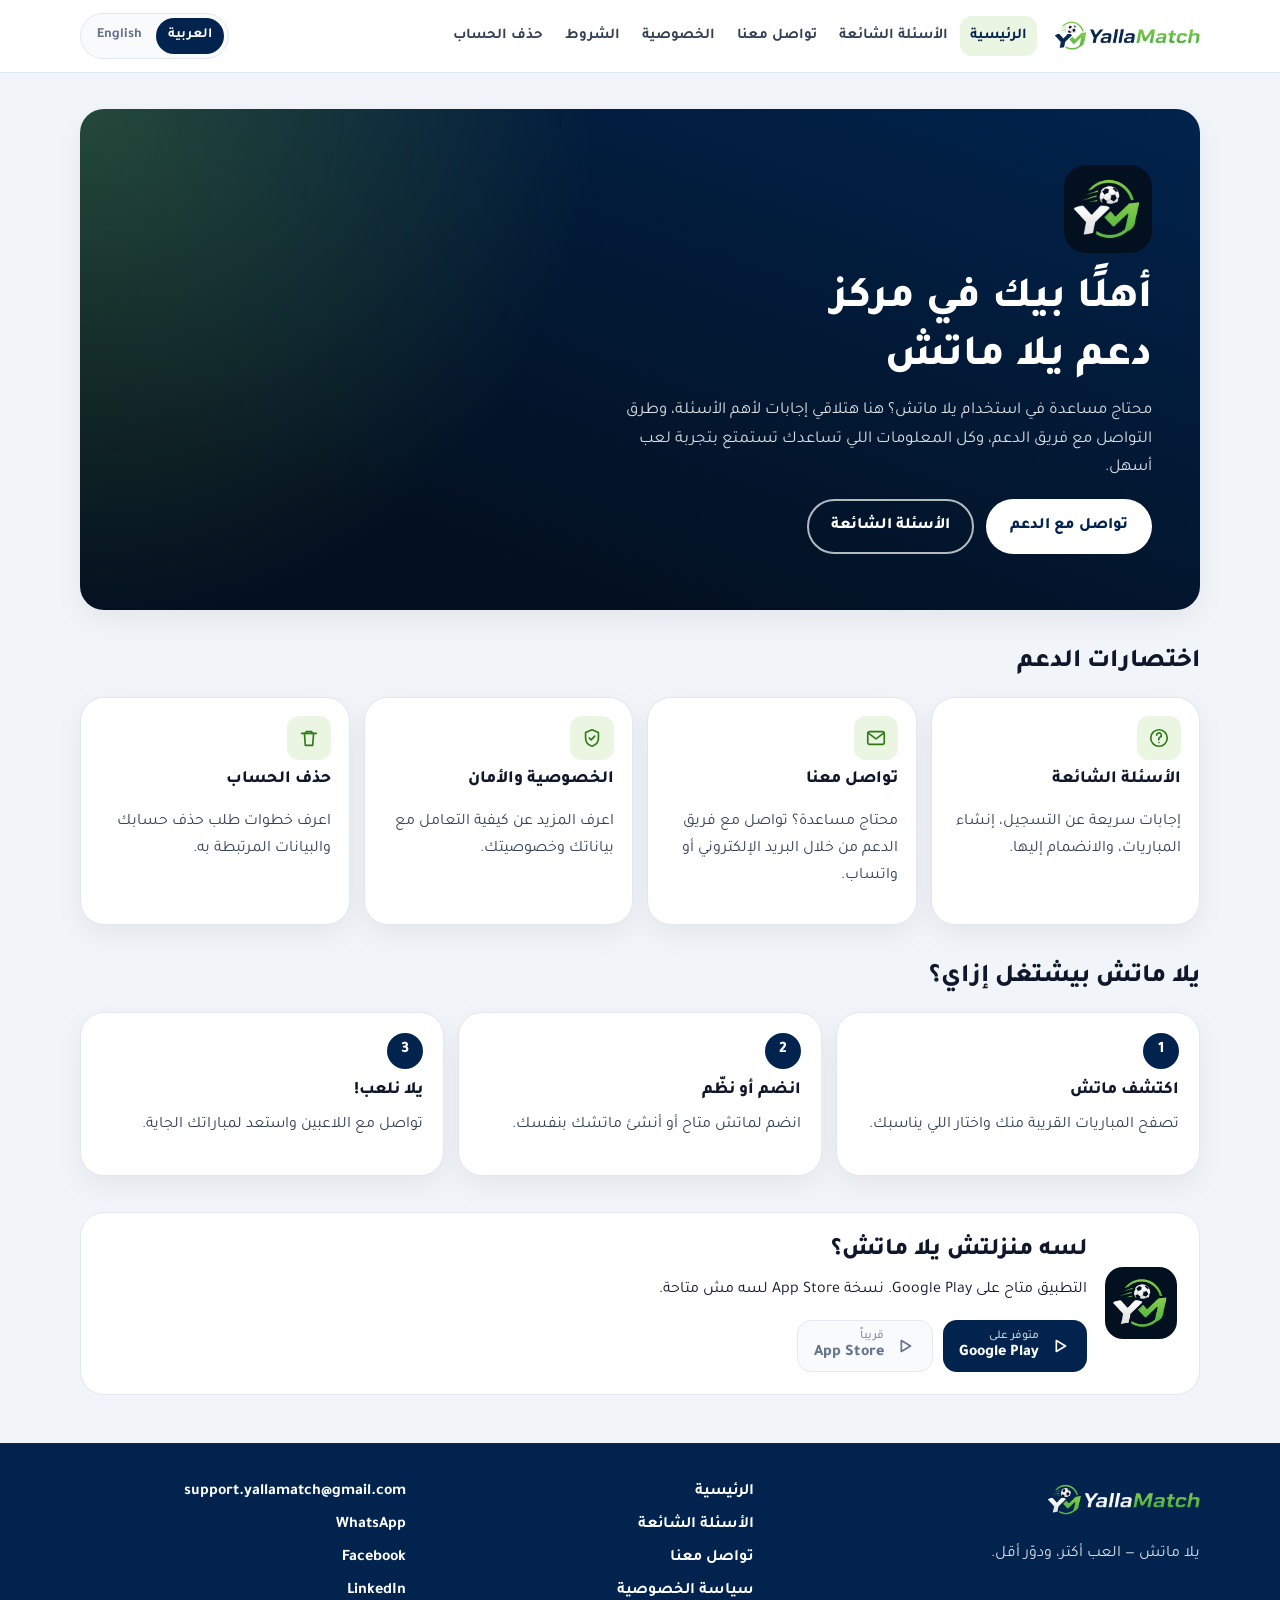
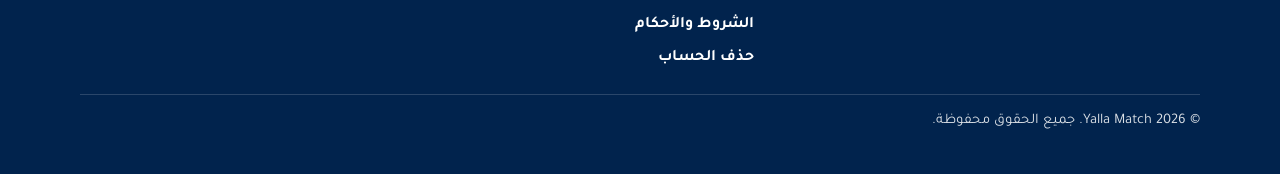
<file: index.html>
<!DOCTYPE html>
<html lang="ar" dir="rtl">
<head>
  <meta charset="utf-8">
  <meta name="viewport" content="width=device-width, initial-scale=1">
  <title>مركز دعم يلا ماتش | المساعدة والتواصل</title>
  <meta name="description" content="مركز دعم يلا ماتش لمساعدتك في استخدام التطبيق، والإجابة عن الأسئلة الشائعة، والتواصل مع الدعم الفني، ومعرفة معلومات الخصوصية والحساب.">
  <link rel="canonical" href="ar/">
  <link rel="alternate" hreflang="ar" href="ar/">
  <link rel="alternate" hreflang="en" href="en/">
  <link rel="alternate" hreflang="x-default" href="ar/">
  <meta name="theme-color" content="#01234D">
  <link rel="icon" type="image/png" href="assets/images/favicon-32.png">
  <link rel="apple-touch-icon" href="assets/images/apple-touch-icon.png">
  <link rel="stylesheet" href="assets/css/site.css">
  <script>
    (function () {
      var lang = "ar";
      try {
        var saved = localStorage.getItem("yalla-match-lang");
        if (saved === "en" || saved === "ar") lang = saved;
      } catch (error) {}
      location.replace(lang + "/");
    })();
  </script>
</head>
<body>
  <main class="gate">
    <section class="gate-card">
      <img src="assets/images/app-icon.png" alt="" width="84" height="84">
      <h1>يلا ماتش</h1>
      <p>مركز الدعم الرسمي. اختر اللغة إذا لم ينتقل المتصفح تلقائيًا.</p>
      <div class="gate-actions">
        <a class="button button-navy" href="ar/" data-lang-link="ar">العربية</a>
        <a class="button button-ghost" href="en/" data-lang-link="en">English</a>
      </div>
    </section>
  </main>
  <script src="assets/js/site-config.js"></script>
  <script src="assets/js/site.js"></script>
</body>
</html>
</file>
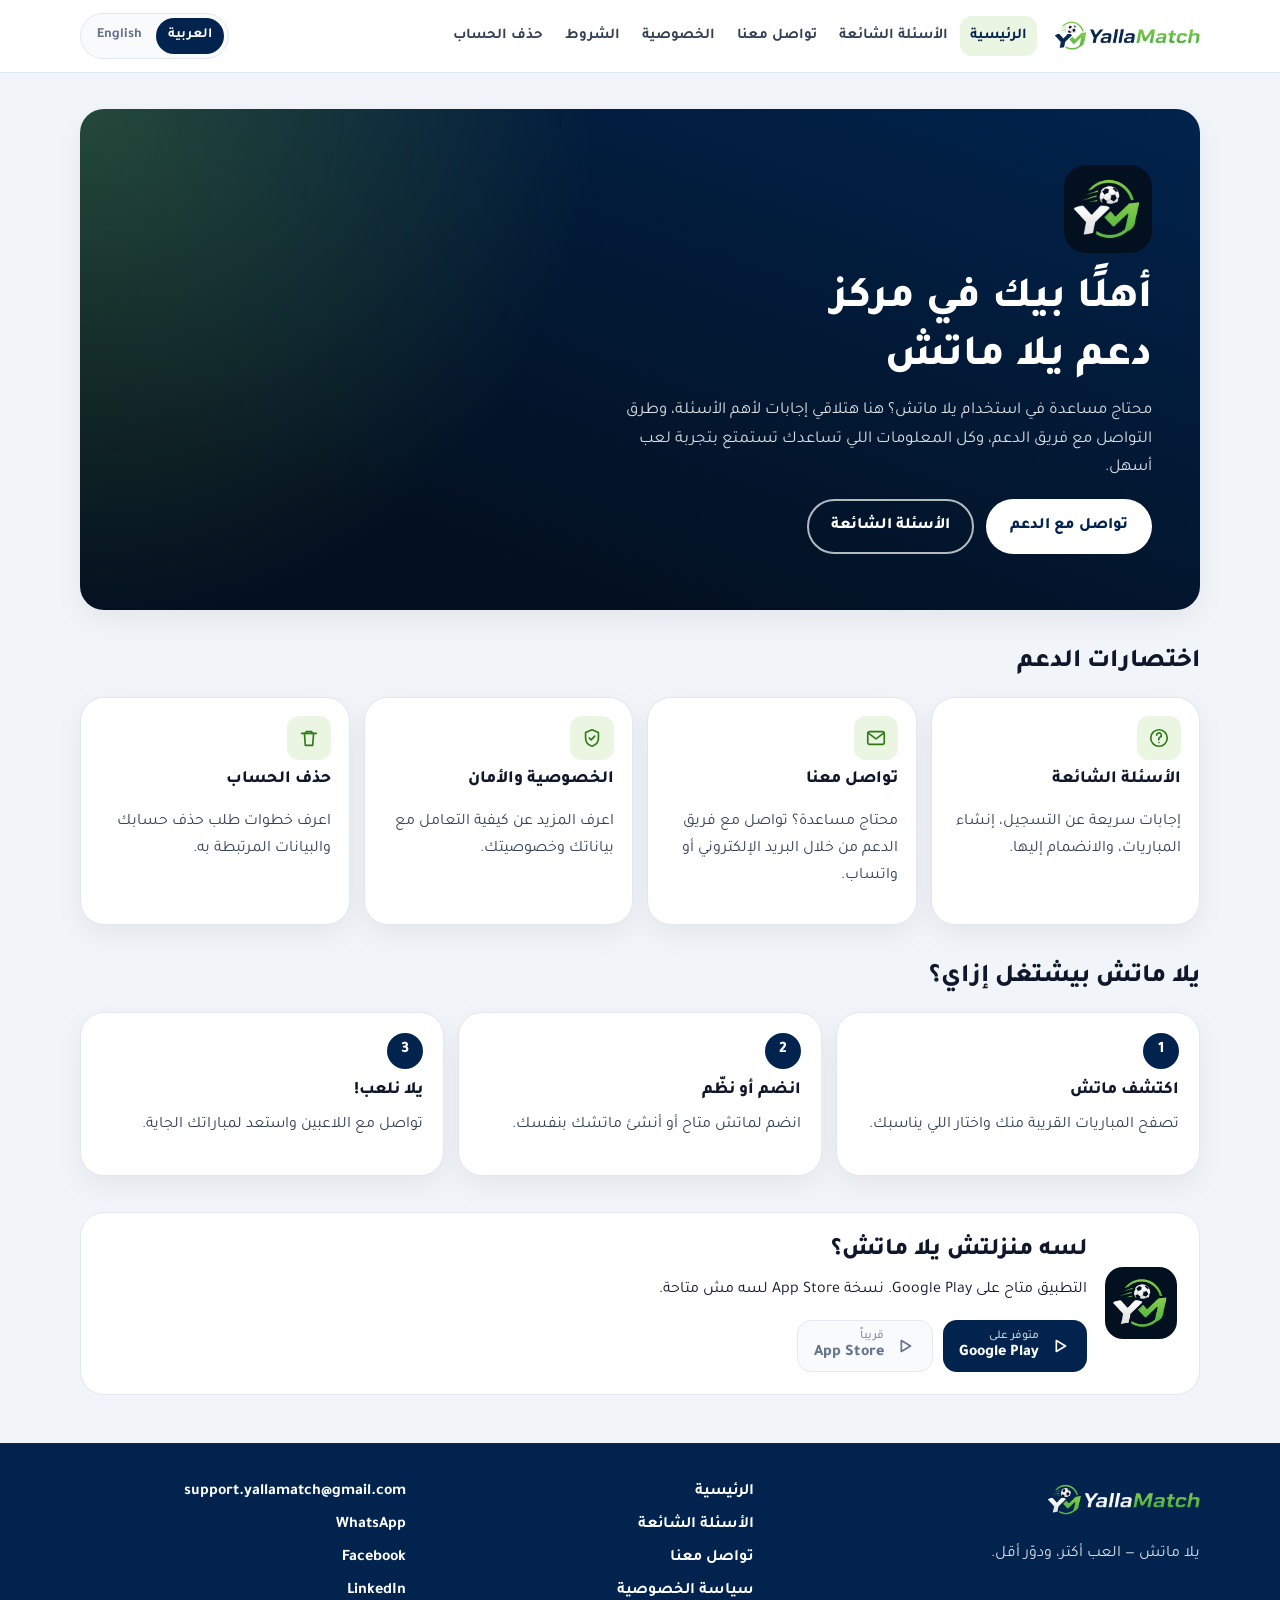
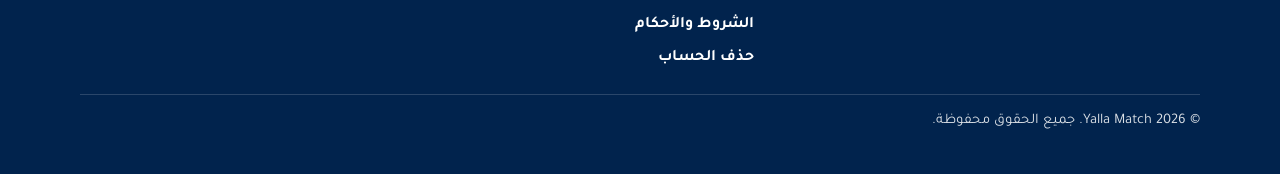
<file: ar/index.html>
<!DOCTYPE html>
<html lang="ar" dir="rtl">
<head>
  <meta charset="utf-8">
  <meta name="viewport" content="width=device-width, initial-scale=1">
  <title>مركز دعم يلا ماتش | المساعدة والتواصل</title>
  <meta name="description" content="مركز دعم يلا ماتش لمساعدتك في استخدام التطبيق، والإجابة عن الأسئلة الشائعة، والتواصل مع الدعم الفني، ومعرفة معلومات الخصوصية والحساب.">
  <link rel="canonical" href="./">
  <link rel="alternate" hreflang="ar" href="./">
  <link rel="alternate" hreflang="en" href="../en/">
  <link rel="alternate" hreflang="x-default" href="./">
  <meta property="og:type" content="website">
  <meta property="og:title" content="مركز دعم يلا ماتش | المساعدة والتواصل">
  <meta property="og:description" content="مركز دعم يلا ماتش لمساعدتك في استخدام التطبيق، والإجابة عن الأسئلة الشائعة، والتواصل مع الدعم الفني، ومعرفة معلومات الخصوصية والحساب.">
  <meta property="og:locale" content="ar_EG">
  <meta property="og:locale:alternate" content="en_US">
  <meta property="og:image" content="../assets/images/og-image.png">
  <meta property="og:url" content="./">
  <meta name="twitter:card" content="summary">
  <meta name="twitter:title" content="مركز دعم يلا ماتش | المساعدة والتواصل">
  <meta name="twitter:description" content="مركز دعم يلا ماتش لمساعدتك في استخدام التطبيق، والإجابة عن الأسئلة الشائعة، والتواصل مع الدعم الفني، ومعرفة معلومات الخصوصية والحساب.">
  <meta name="twitter:image" content="../assets/images/og-image.png">
  <meta name="theme-color" content="#01234D">
  <link rel="icon" type="image/png" href="../assets/images/favicon-32.png">
  <link rel="apple-touch-icon" href="../assets/images/apple-touch-icon.png">
  <link rel="stylesheet" href="../assets/css/site.css">
</head>
<body>
  <a class="skip-link" href="#content">تخطي إلى المحتوى</a>
  <header class="site-header">
    <div class="header-inner">
      <a class="brand" href="../ar/">
        <img src="../assets/images/logo-horizontal.png" alt="يلا ماتش" width="168" height="40">
      </a>
      <div class="header-tools">
        <nav class="lang-switch" aria-label="اللغة">
          <a href="../ar/" data-lang-link="ar" hreflang="ar" lang="ar" aria-current="true">العربية</a>
          <a href="../en/" data-lang-link="en" hreflang="en" lang="en">English</a>
        </nav>
        <button class="nav-toggle" type="button" aria-expanded="false" aria-controls="site-nav">
          <span class="visually-hidden" style="position:absolute;width:1px;height:1px;overflow:hidden;clip:rect(0 0 0 0)">القائمة</span>
          <svg viewBox="0 0 24 24" aria-hidden="true"><path d="M4 7h16M4 12h16M4 17h16" fill="none" stroke="currentColor" stroke-width="2" stroke-linecap="round"/></svg>
        </button>
      </div>
      <nav id="site-nav" class="site-nav" aria-label="القائمة">
        <ul>
          <li><a href="../ar/" aria-current="page">الرئيسية</a></li><li><a href="../ar/faq/">الأسئلة الشائعة</a></li><li><a href="../ar/contact/">تواصل معنا</a></li><li><a href="../ar/privacy/">الخصوصية</a></li><li><a href="../ar/terms/">الشروط</a></li><li><a href="../ar/delete-account/">حذف الحساب</a></li>
        </ul>
      </nav>
    </div>
  </header>
  <main id="content" class="main">
    
    <section class="section hero">
      <img class="hero-mark" src="../assets/images/app-icon.png" alt="" width="88" height="88">
      <h1>أهلًا بيك في مركز دعم يلا ماتش</h1>
      <p>محتاج مساعدة في استخدام يلا ماتش؟ هنا هتلاقي إجابات لأهم الأسئلة، وطرق التواصل مع فريق الدعم، وكل المعلومات اللي تساعدك تستمتع بتجربة لعب أسهل.</p>
      
      <div class="hero-actions">
        <a class="button button-primary" href="../ar/contact/">تواصل مع الدعم</a>
        <a class="button button-secondary" href="../ar/faq/">الأسئلة الشائعة</a>
      </div>
    
    </section>
    <section class="section" aria-labelledby="quick-support">
      <div class="section-heading"><h2 id="quick-support">اختصارات الدعم</h2></div>
      <div class="card-grid"><a class="support-card" href="../ar/faq/"><span class="icon-badge"><svg viewBox="0 0 24 24" aria-hidden="true"><circle cx="12" cy="12" r="9"/><path d="M9.5 9a2.5 2.5 0 1 1 3.5 2.3c-.8.4-1.2.9-1.2 1.7V14"/><path d="M12 17h.01"/></svg></span><h3>الأسئلة الشائعة</h3><p>إجابات سريعة عن التسجيل، إنشاء المباريات، والانضمام إليها.</p></a><a class="support-card" href="../ar/contact/"><span class="icon-badge"><svg viewBox="0 0 24 24" aria-hidden="true"><rect x="3" y="5" width="18" height="14" rx="2"/><path d="M4 7l8 6 8-6"/></svg></span><h3>تواصل معنا</h3><p>محتاج مساعدة؟ تواصل مع فريق الدعم من خلال البريد الإلكتروني أو واتساب.</p></a><a class="support-card" href="../ar/privacy/"><span class="icon-badge"><svg viewBox="0 0 24 24" aria-hidden="true"><path d="M12 3l7 3v6c0 4.5-2.8 7.6-7 9-4.2-1.4-7-4.5-7-9V6l7-3z"/><path d="M9 12l2 2 4-4"/></svg></span><h3>الخصوصية والأمان</h3><p>اعرف المزيد عن كيفية التعامل مع بياناتك وخصوصيتك.</p></a><a class="support-card" href="../ar/delete-account/"><span class="icon-badge"><svg viewBox="0 0 24 24" aria-hidden="true"><path d="M4 7h16"/><path d="M9 7V5h6v2"/><path d="M7 7l1 13h8l1-13"/></svg></span><h3>حذف الحساب</h3><p>اعرف خطوات طلب حذف حسابك والبيانات المرتبطة به.</p></a></div>
    </section>
    <section class="section" aria-labelledby="how-it-works">
      <div class="section-heading"><h2 id="how-it-works">يلا ماتش بيشتغل إزاي؟</h2></div>
      <div class="steps"><article class="step-card"><span class="step-number">1</span><h3>اكتشف ماتش</h3><p>تصفح المباريات القريبة منك واختار اللي يناسبك.</p></article><article class="step-card"><span class="step-number">2</span><h3>انضم أو نظّم</h3><p>انضم لماتش متاح أو أنشئ ماتشك بنفسك.</p></article><article class="step-card"><span class="step-number">3</span><h3>يلا نلعب!</h3><p>تواصل مع اللاعبين واستعد لمباراتك الجاية.</p></article></div>
    </section>
    <section class="section" aria-labelledby="download-title">
      <div class="download-band">
        <img src="../assets/images/app-icon.png" alt="" width="72" height="72">
        <div>
          <h2 id="download-title">لسه منزلتش يلا ماتش؟</h2>
          <p>التطبيق متاح على Google Play. نسخة App Store لسه مش متاحة.</p>
          <div class="store-row">
            <a class="store-badge" href="https://play.google.com/store/apps/details?id=com.akram.yallamatch.app&amp;hl=ar" target="_blank" rel="noopener noreferrer">
              <svg viewBox="0 0 24 24" aria-hidden="true"><path d="M8 6l10 6-10 6V6z"/></svg>
              <span class="store-copy"><small>متوفر على</small><span>Google Play</span></span>
            </a>
            <div id="app-store-slot" data-hint="تنزيل">
              <span class="store-badge is-static" aria-disabled="true">
                <svg viewBox="0 0 24 24" aria-hidden="true"><path d="M8 6l10 6-10 6V6z"/></svg>
                <span class="store-copy"><small>قريباً</small><span>App Store</span></span>
              </span>
            </div>
          </div>
        </div>
      </div>
    </section>
    <script type="application/ld+json">
    {
      "@context": "https://schema.org",
      "@type": "WebSite",
      "name": "مركز دعم يلا ماتش",
      "inLanguage": "ar",
      "publisher": {
        "@type": "Organization",
        "name": "Yalla Match",
        "email": "support.yallamatch@gmail.com"
      }
    }
    </script>
    
  </main>
  <footer class="site-footer">
    <div class="footer-inner">
      <div class="footer-grid">
        <div class="footer-brand">
          <img src="../assets/images/logo-horizontal-white.png" alt="يلا ماتش" width="190" height="42">
          <p>يلا ماتش — العب أكتر، ودوّر أقل.</p>
        </div>
        <div>
          <ul class="footer-links"><li><a href="../ar/">الرئيسية</a></li><li><a href="../ar/faq/">الأسئلة الشائعة</a></li><li><a href="../ar/contact/">تواصل معنا</a></li><li><a href="../ar/privacy/">سياسة الخصوصية</a></li><li><a href="../ar/terms/">الشروط والأحكام</a></li><li><a href="../ar/delete-account/">حذف الحساب</a></li></ul>
        </div>
        <div>
          <ul class="footer-links">
            <li><a class="ltr" href="mailto:support.yallamatch@gmail.com">support.yallamatch@gmail.com</a></li>
            <li><a href="https://wa.me/201019260479" target="_blank" rel="noopener noreferrer">WhatsApp</a></li>
            <li><a href="https://www.facebook.com/profile.php?id=61593627575914" target="_blank" rel="noopener noreferrer">Facebook</a></li>
            <li><a href="https://www.linkedin.com/in/akram-mousa-29a83b206/" target="_blank" rel="noopener noreferrer">LinkedIn</a></li>
          </ul>
        </div>
      </div>
      <p class="footer-bottom">© <span id="copyright-year">2026</span> Yalla Match. جميع الحقوق محفوظة.</p>
    </div>
  </footer>
  <script src="../assets/js/site-config.js"></script>
  <script src="../assets/js/site.js"></script>
</body>
</html>
</file>
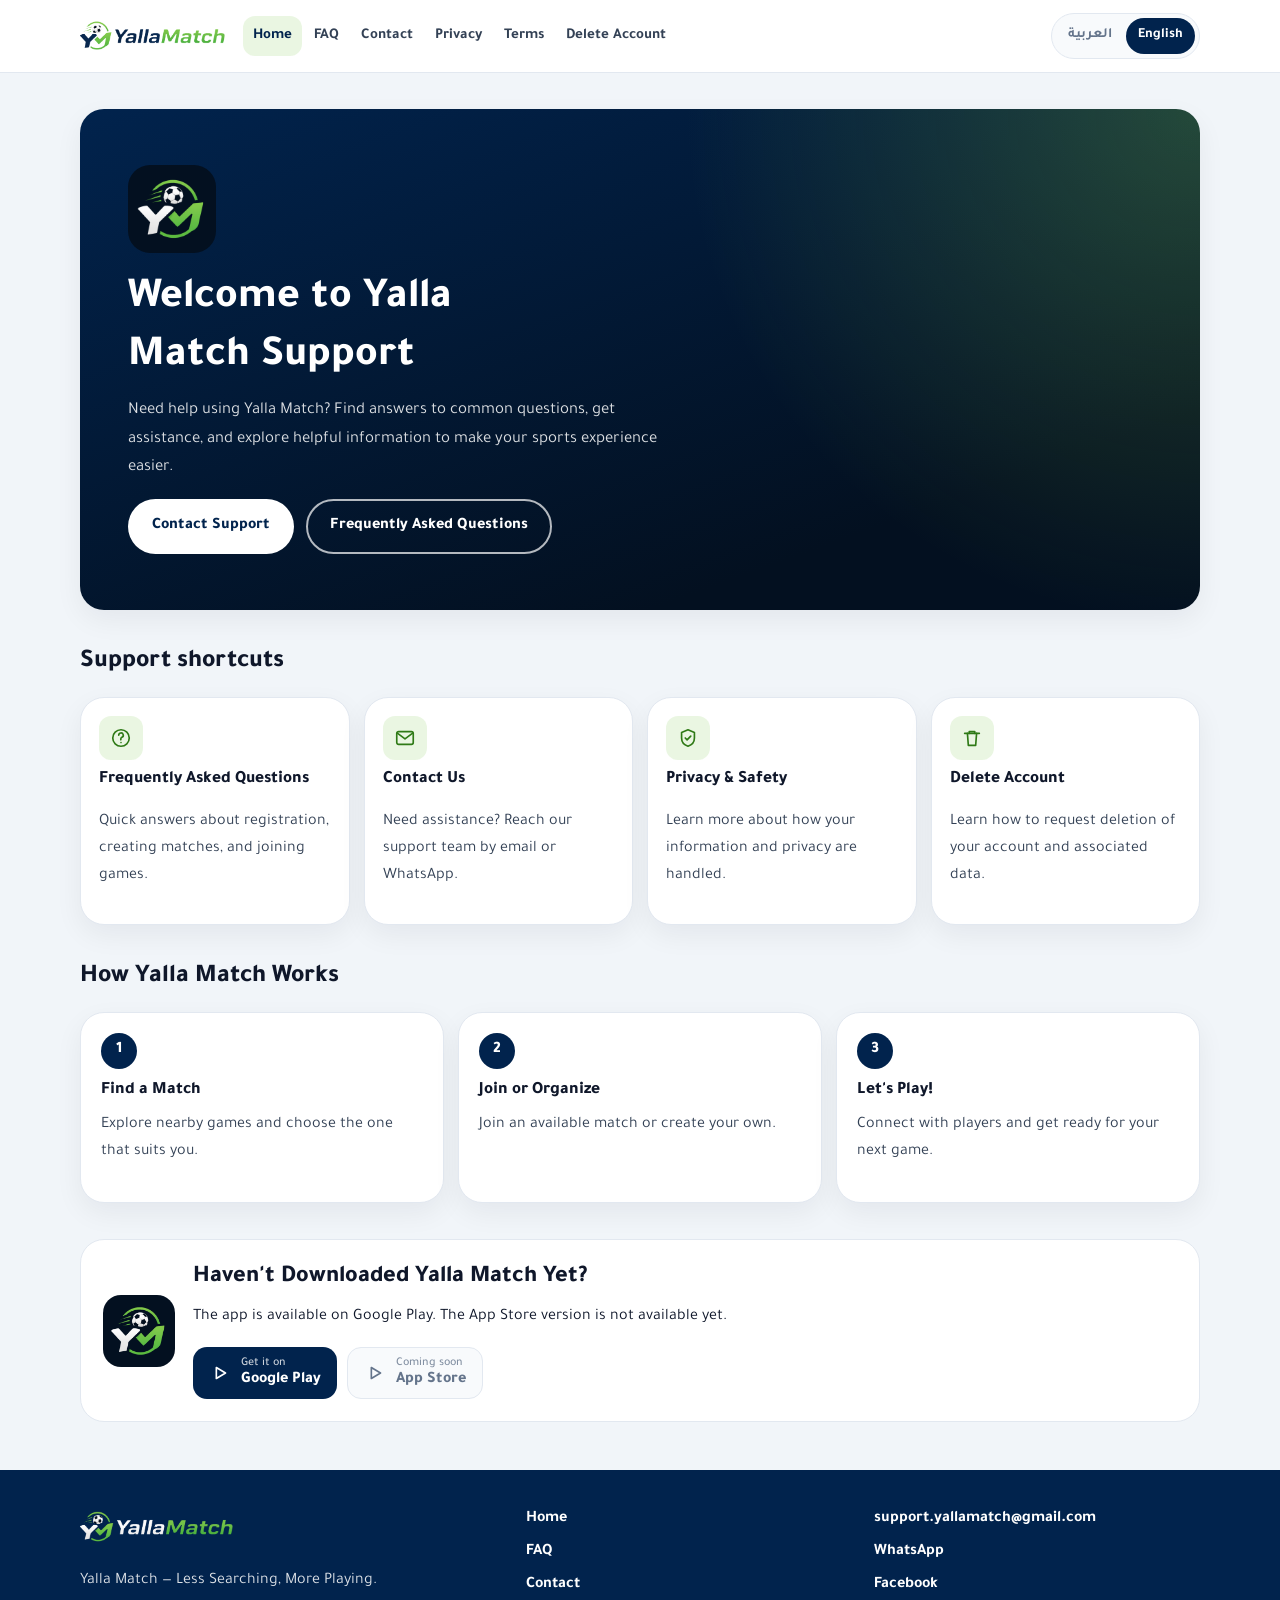
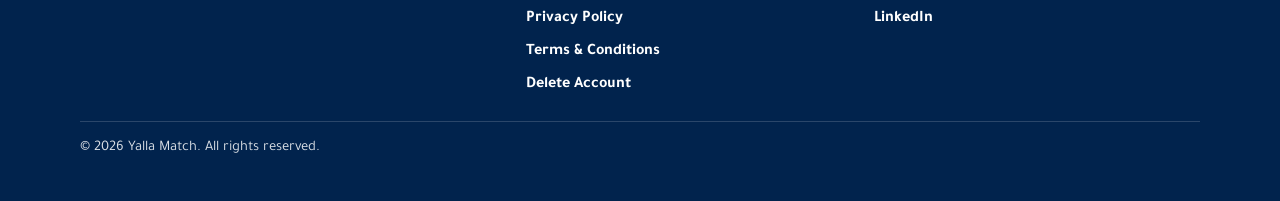
<file: en/index.html>
<!DOCTYPE html>
<html lang="en" dir="ltr">
<head>
  <meta charset="utf-8">
  <meta name="viewport" content="width=device-width, initial-scale=1">
  <title>Yalla Match Support | Help Center &amp; Contact</title>
  <meta name="description" content="Get help with Yalla Match. Find answers to common questions, contact support, review privacy information, and learn how to manage your account.">
  <link rel="canonical" href="./">
  <link rel="alternate" hreflang="ar" href="../ar/">
  <link rel="alternate" hreflang="en" href="./">
  <link rel="alternate" hreflang="x-default" href="../ar/">
  <meta property="og:type" content="website">
  <meta property="og:title" content="Yalla Match Support | Help Center &amp; Contact">
  <meta property="og:description" content="Get help with Yalla Match. Find answers to common questions, contact support, review privacy information, and learn how to manage your account.">
  <meta property="og:locale" content="en_US">
  <meta property="og:locale:alternate" content="ar_EG">
  <meta property="og:image" content="../assets/images/og-image.png">
  <meta property="og:url" content="./">
  <meta name="twitter:card" content="summary">
  <meta name="twitter:title" content="Yalla Match Support | Help Center &amp; Contact">
  <meta name="twitter:description" content="Get help with Yalla Match. Find answers to common questions, contact support, review privacy information, and learn how to manage your account.">
  <meta name="twitter:image" content="../assets/images/og-image.png">
  <meta name="theme-color" content="#01234D">
  <link rel="icon" type="image/png" href="../assets/images/favicon-32.png">
  <link rel="apple-touch-icon" href="../assets/images/apple-touch-icon.png">
  <link rel="stylesheet" href="../assets/css/site.css">
</head>
<body>
  <a class="skip-link" href="#content">Skip to content</a>
  <header class="site-header">
    <div class="header-inner">
      <a class="brand" href="../en/">
        <img src="../assets/images/logo-horizontal.png" alt="Yalla Match" width="168" height="40">
      </a>
      <div class="header-tools">
        <nav class="lang-switch" aria-label="Language">
          <a href="../ar/" data-lang-link="ar" hreflang="ar" lang="ar">العربية</a>
          <a href="../en/" data-lang-link="en" hreflang="en" lang="en" aria-current="true">English</a>
        </nav>
        <button class="nav-toggle" type="button" aria-expanded="false" aria-controls="site-nav">
          <span class="visually-hidden" style="position:absolute;width:1px;height:1px;overflow:hidden;clip:rect(0 0 0 0)">Menu</span>
          <svg viewBox="0 0 24 24" aria-hidden="true"><path d="M4 7h16M4 12h16M4 17h16" fill="none" stroke="currentColor" stroke-width="2" stroke-linecap="round"/></svg>
        </button>
      </div>
      <nav id="site-nav" class="site-nav" aria-label="Menu">
        <ul>
          <li><a href="../en/" aria-current="page">Home</a></li><li><a href="../en/faq/">FAQ</a></li><li><a href="../en/contact/">Contact</a></li><li><a href="../en/privacy/">Privacy</a></li><li><a href="../en/terms/">Terms</a></li><li><a href="../en/delete-account/">Delete Account</a></li>
        </ul>
      </nav>
    </div>
  </header>
  <main id="content" class="main">
    
    <section class="section hero">
      <img class="hero-mark" src="../assets/images/app-icon.png" alt="" width="88" height="88">
      <h1>Welcome to Yalla Match Support</h1>
      <p>Need help using Yalla Match? Find answers to common questions, get assistance, and explore helpful information to make your sports experience easier.</p>
      
      <div class="hero-actions">
        <a class="button button-primary" href="../en/contact/">Contact Support</a>
        <a class="button button-secondary" href="../en/faq/">Frequently Asked Questions</a>
      </div>
    
    </section>
    <section class="section" aria-labelledby="quick-support">
      <div class="section-heading"><h2 id="quick-support">Support shortcuts</h2></div>
      <div class="card-grid"><a class="support-card" href="../en/faq/"><span class="icon-badge"><svg viewBox="0 0 24 24" aria-hidden="true"><circle cx="12" cy="12" r="9"/><path d="M9.5 9a2.5 2.5 0 1 1 3.5 2.3c-.8.4-1.2.9-1.2 1.7V14"/><path d="M12 17h.01"/></svg></span><h3>Frequently Asked Questions</h3><p>Quick answers about registration, creating matches, and joining games.</p></a><a class="support-card" href="../en/contact/"><span class="icon-badge"><svg viewBox="0 0 24 24" aria-hidden="true"><rect x="3" y="5" width="18" height="14" rx="2"/><path d="M4 7l8 6 8-6"/></svg></span><h3>Contact Us</h3><p>Need assistance? Reach our support team by email or WhatsApp.</p></a><a class="support-card" href="../en/privacy/"><span class="icon-badge"><svg viewBox="0 0 24 24" aria-hidden="true"><path d="M12 3l7 3v6c0 4.5-2.8 7.6-7 9-4.2-1.4-7-4.5-7-9V6l7-3z"/><path d="M9 12l2 2 4-4"/></svg></span><h3>Privacy &amp; Safety</h3><p>Learn more about how your information and privacy are handled.</p></a><a class="support-card" href="../en/delete-account/"><span class="icon-badge"><svg viewBox="0 0 24 24" aria-hidden="true"><path d="M4 7h16"/><path d="M9 7V5h6v2"/><path d="M7 7l1 13h8l1-13"/></svg></span><h3>Delete Account</h3><p>Learn how to request deletion of your account and associated data.</p></a></div>
    </section>
    <section class="section" aria-labelledby="how-it-works">
      <div class="section-heading"><h2 id="how-it-works">How Yalla Match Works</h2></div>
      <div class="steps"><article class="step-card"><span class="step-number">1</span><h3>Find a Match</h3><p>Explore nearby games and choose the one that suits you.</p></article><article class="step-card"><span class="step-number">2</span><h3>Join or Organize</h3><p>Join an available match or create your own.</p></article><article class="step-card"><span class="step-number">3</span><h3>Let&#x27;s Play!</h3><p>Connect with players and get ready for your next game.</p></article></div>
    </section>
    <section class="section" aria-labelledby="download-title">
      <div class="download-band">
        <img src="../assets/images/app-icon.png" alt="" width="72" height="72">
        <div>
          <h2 id="download-title">Haven&#x27;t Downloaded Yalla Match Yet?</h2>
          <p>The app is available on Google Play. The App Store version is not available yet.</p>
          <div class="store-row">
            <a class="store-badge" href="https://play.google.com/store/apps/details?id=com.akram.yallamatch.app&amp;hl=ar" target="_blank" rel="noopener noreferrer">
              <svg viewBox="0 0 24 24" aria-hidden="true"><path d="M8 6l10 6-10 6V6z"/></svg>
              <span class="store-copy"><small>Get it on</small><span>Google Play</span></span>
            </a>
            <div id="app-store-slot" data-hint="Download">
              <span class="store-badge is-static" aria-disabled="true">
                <svg viewBox="0 0 24 24" aria-hidden="true"><path d="M8 6l10 6-10 6V6z"/></svg>
                <span class="store-copy"><small>Coming soon</small><span>App Store</span></span>
              </span>
            </div>
          </div>
        </div>
      </div>
    </section>
    <script type="application/ld+json">
    {
      "@context": "https://schema.org",
      "@type": "WebSite",
      "name": "Yalla Match Support",
      "inLanguage": "en",
      "publisher": {
        "@type": "Organization",
        "name": "Yalla Match",
        "email": "support.yallamatch@gmail.com"
      }
    }
    </script>
    
  </main>
  <footer class="site-footer">
    <div class="footer-inner">
      <div class="footer-grid">
        <div class="footer-brand">
          <img src="../assets/images/logo-horizontal-white.png" alt="Yalla Match" width="190" height="42">
          <p>Yalla Match — Less Searching, More Playing.</p>
        </div>
        <div>
          <ul class="footer-links"><li><a href="../en/">Home</a></li><li><a href="../en/faq/">FAQ</a></li><li><a href="../en/contact/">Contact</a></li><li><a href="../en/privacy/">Privacy Policy</a></li><li><a href="../en/terms/">Terms &amp; Conditions</a></li><li><a href="../en/delete-account/">Delete Account</a></li></ul>
        </div>
        <div>
          <ul class="footer-links">
            <li><a class="ltr" href="mailto:support.yallamatch@gmail.com">support.yallamatch@gmail.com</a></li>
            <li><a href="https://wa.me/201019260479" target="_blank" rel="noopener noreferrer">WhatsApp</a></li>
            <li><a href="https://www.facebook.com/profile.php?id=61593627575914" target="_blank" rel="noopener noreferrer">Facebook</a></li>
            <li><a href="https://www.linkedin.com/in/akram-mousa-29a83b206/" target="_blank" rel="noopener noreferrer">LinkedIn</a></li>
          </ul>
        </div>
      </div>
      <p class="footer-bottom">© <span id="copyright-year">2026</span> Yalla Match. All rights reserved.</p>
    </div>
  </footer>
  <script src="../assets/js/site-config.js"></script>
  <script src="../assets/js/site.js"></script>
</body>
</html>
</file>
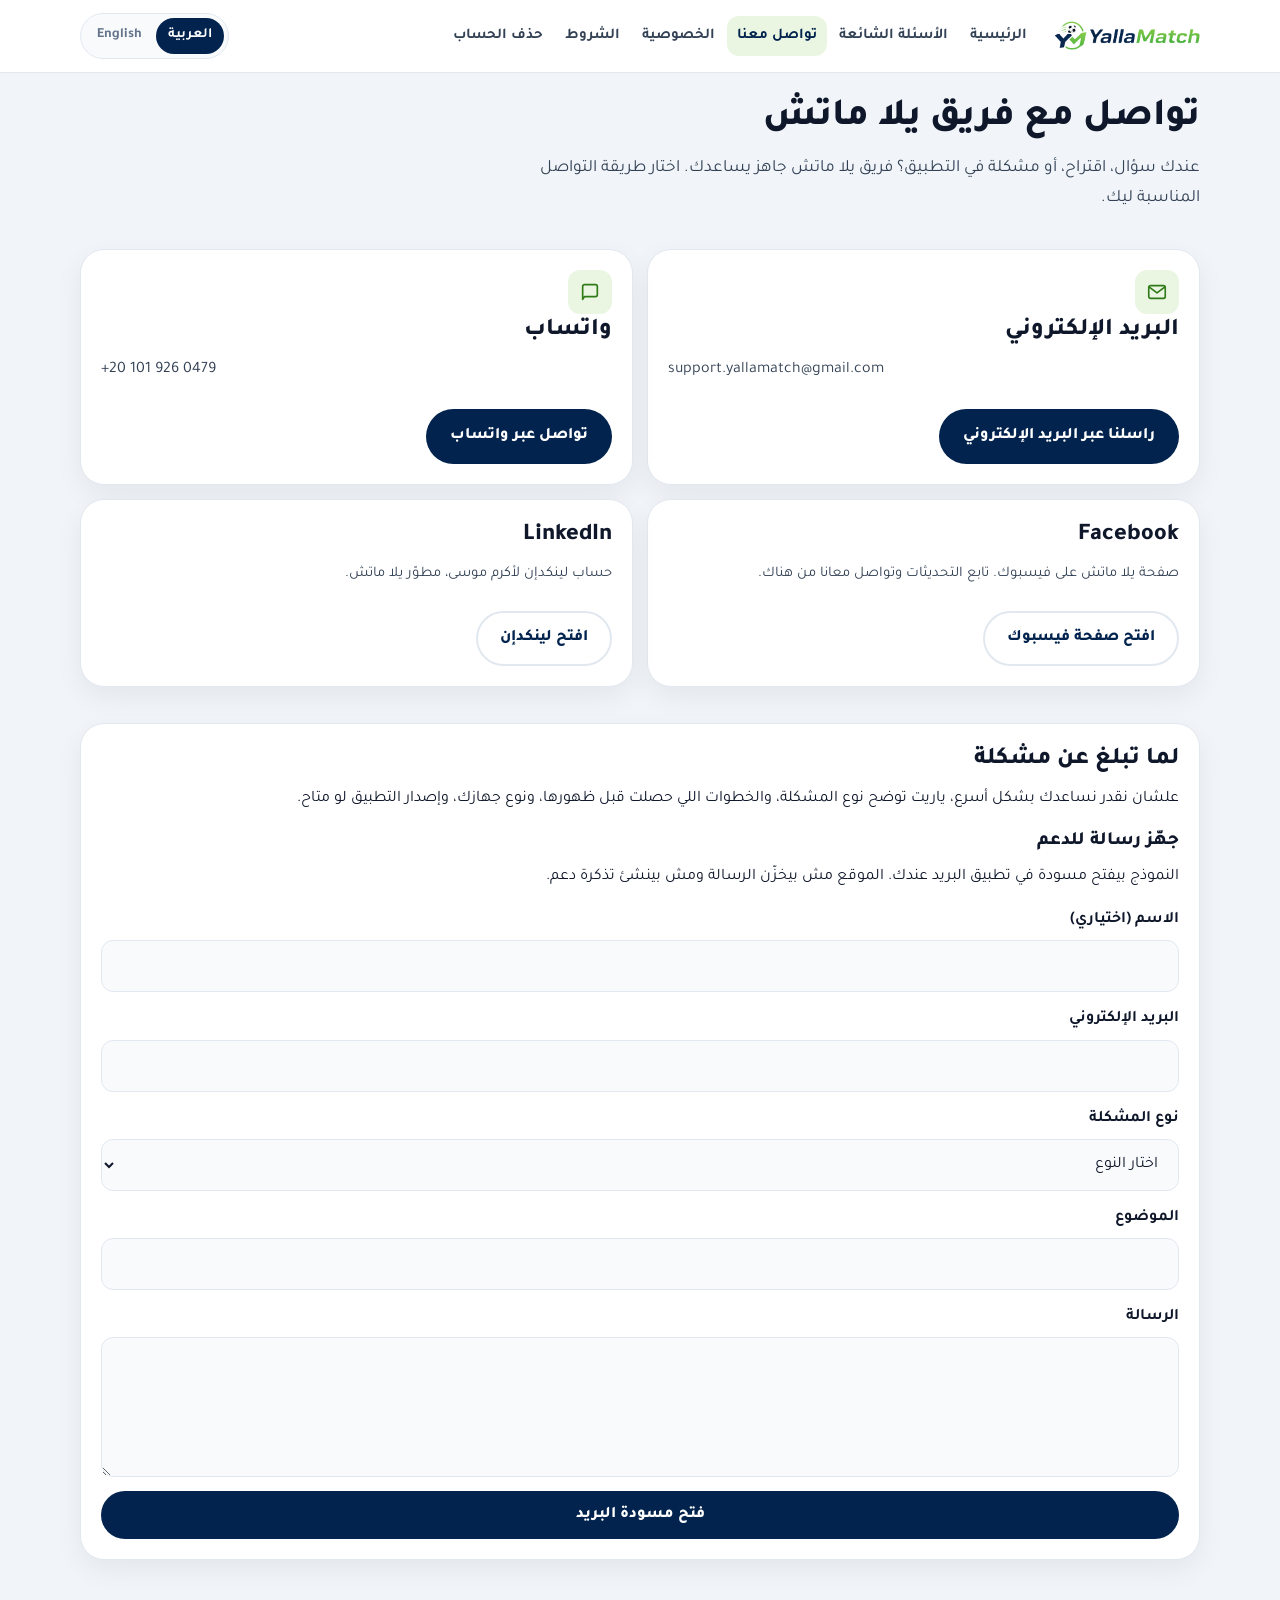
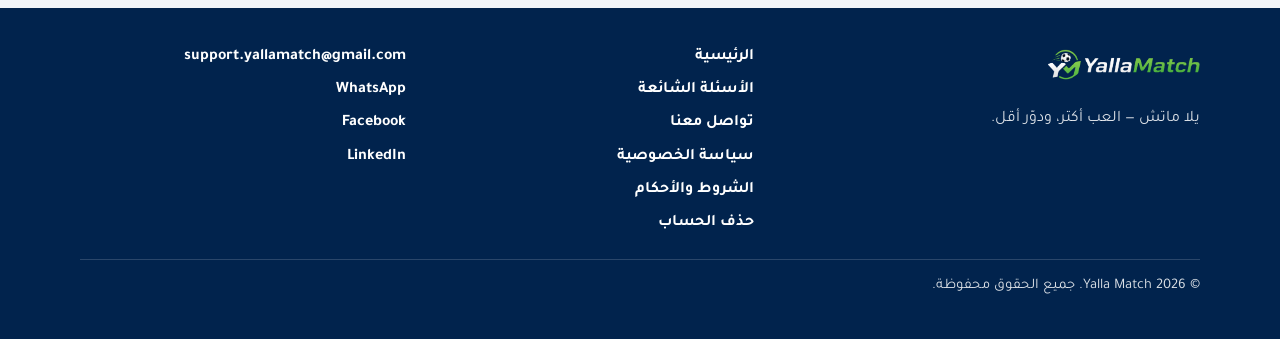
<file: ar/contact/index.html>
<!DOCTYPE html>
<html lang="ar" dir="rtl">
<head>
  <meta charset="utf-8">
  <meta name="viewport" content="width=device-width, initial-scale=1">
  <title>تواصل معنا | مركز دعم يلا ماتش</title>
  <meta name="description" content="راسل دعم يلا ماتش بالبريد أو واتساب، أو جهّز مسودة بلاغ عن مشكلة في التطبيق.">
  <link rel="canonical" href="./">
  <link rel="alternate" hreflang="ar" href="./">
  <link rel="alternate" hreflang="en" href="../../en/contact/">
  <link rel="alternate" hreflang="x-default" href="./">
  <meta property="og:type" content="website">
  <meta property="og:title" content="تواصل معنا | مركز دعم يلا ماتش">
  <meta property="og:description" content="راسل دعم يلا ماتش بالبريد أو واتساب، أو جهّز مسودة بلاغ عن مشكلة في التطبيق.">
  <meta property="og:locale" content="ar_EG">
  <meta property="og:locale:alternate" content="en_US">
  <meta property="og:image" content="../../assets/images/og-image.png">
  <meta property="og:url" content="./">
  <meta name="twitter:card" content="summary">
  <meta name="twitter:title" content="تواصل معنا | مركز دعم يلا ماتش">
  <meta name="twitter:description" content="راسل دعم يلا ماتش بالبريد أو واتساب، أو جهّز مسودة بلاغ عن مشكلة في التطبيق.">
  <meta name="twitter:image" content="../../assets/images/og-image.png">
  <meta name="theme-color" content="#01234D">
  <link rel="icon" type="image/png" href="../../assets/images/favicon-32.png">
  <link rel="apple-touch-icon" href="../../assets/images/apple-touch-icon.png">
  <link rel="stylesheet" href="../../assets/css/site.css">
</head>
<body>
  <a class="skip-link" href="#content">تخطي إلى المحتوى</a>
  <header class="site-header">
    <div class="header-inner">
      <a class="brand" href="../../ar/">
        <img src="../../assets/images/logo-horizontal.png" alt="يلا ماتش" width="168" height="40">
      </a>
      <div class="header-tools">
        <nav class="lang-switch" aria-label="اللغة">
          <a href="../../ar/contact/" data-lang-link="ar" hreflang="ar" lang="ar" aria-current="true">العربية</a>
          <a href="../../en/contact/" data-lang-link="en" hreflang="en" lang="en">English</a>
        </nav>
        <button class="nav-toggle" type="button" aria-expanded="false" aria-controls="site-nav">
          <span class="visually-hidden" style="position:absolute;width:1px;height:1px;overflow:hidden;clip:rect(0 0 0 0)">القائمة</span>
          <svg viewBox="0 0 24 24" aria-hidden="true"><path d="M4 7h16M4 12h16M4 17h16" fill="none" stroke="currentColor" stroke-width="2" stroke-linecap="round"/></svg>
        </button>
      </div>
      <nav id="site-nav" class="site-nav" aria-label="القائمة">
        <ul>
          <li><a href="../../ar/">الرئيسية</a></li><li><a href="../../ar/faq/">الأسئلة الشائعة</a></li><li><a href="../../ar/contact/" aria-current="page">تواصل معنا</a></li><li><a href="../../ar/privacy/">الخصوصية</a></li><li><a href="../../ar/terms/">الشروط</a></li><li><a href="../../ar/delete-account/">حذف الحساب</a></li>
        </ul>
      </nav>
    </div>
  </header>
  <main id="content" class="main">
    
    <section class="section page-hero">
      <h1>تواصل مع فريق يلا ماتش</h1>
      <p class="lead">عندك سؤال، اقتراح، أو مشكلة في التطبيق؟ فريق يلا ماتش جاهز يساعدك. اختار طريقة التواصل المناسبة ليك.</p>
    </section>
    <section class="section contact-grid" aria-label="تواصل مع فريق يلا ماتش">
      <article class="contact-card"><span class="icon-badge"><svg viewBox="0 0 24 24" aria-hidden="true"><rect x="3" y="5" width="18" height="14" rx="2"/><path d="M4 7l8 6 8-6"/></svg></span><h2>البريد الإلكتروني</h2><p class="ltr">support.yallamatch@gmail.com</p><a class="button button-navy" href="mailto:support.yallamatch@gmail.com">راسلنا عبر البريد الإلكتروني</a></article>
      <article class="contact-card"><span class="icon-badge"><svg viewBox="0 0 24 24" aria-hidden="true"><path d="M6 17l-2 3V6a2 2 0 0 1 2-2h12a2 2 0 0 1 2 2v9a2 2 0 0 1-2 2H6z"/></svg></span><h2>واتساب</h2><p class="ltr">+20 101 926 0479</p><a class="button button-navy" href="https://wa.me/201019260479" target="_blank" rel="noopener noreferrer">تواصل عبر واتساب</a></article>
      <article class="contact-card"><h2>Facebook</h2><p class="social-note">صفحة يلا ماتش على فيسبوك. تابع التحديثات وتواصل معانا من هناك.</p><a class="button button-ghost" href="https://www.facebook.com/profile.php?id=61593627575914" target="_blank" rel="noopener noreferrer">افتح صفحة فيسبوك</a></article>
      <article class="contact-card"><h2>LinkedIn</h2><p class="social-note">حساب لينكدإن لأكرم موسى، مطوّر يلا ماتش.</p><a class="button button-ghost" href="https://www.linkedin.com/in/akram-mousa-29a83b206/" target="_blank" rel="noopener noreferrer">افتح لينكدإن</a></article>
    </section>
    <section class="section panel">
      <h2>لما تبلغ عن مشكلة</h2>
      <p>علشان نقدر نساعدك بشكل أسرع، ياريت توضح نوع المشكلة، والخطوات اللي حصلت قبل ظهورها، ونوع جهازك، وإصدار التطبيق لو متاح.</p>
      <h3>جهّز رسالة للدعم</h3>
      <p>النموذج بيفتح مسودة في تطبيق البريد عندك. الموقع مش بيخزّن الرسالة ومش بينشئ تذكرة دعم.</p>
      <form id="support-form" class="form-grid" novalidate
        data-support-email="support.yallamatch@gmail.com"
        data-subject-prefix="دعم يلا ماتش"
        data-intro="رسالة من نموذج دعم يلا ماتش:"
        data-footer="هذه مسودة فقط. لن تُرسل حتى يرسلها صاحبها من بريده."
        data-status-ready="اتفتحت مسودة في تطبيق البريد. الرسالة لسه ما اتبعتش، والموقع ما خزّنهاش."
        data-label-name="الاسم (اختياري)"
        data-label-email="البريد الإلكتروني"
        data-label-category="نوع المشكلة"
        data-label-subject="الموضوع"
        data-label-message="الرسالة"
        data-error-email="اكتب بريد إلكتروني صحيح."
        data-error-category="اختار نوع المشكلة."
        data-error-subject="اكتب موضوع الرسالة."
        data-error-message="اكتب تفاصيل المشكلة في 10 أحرف على الأقل.">
        <p id="form-error" class="form-error" hidden></p>
        <p id="form-status" class="form-status" role="status" hidden></p>
        <label>الاسم (اختياري)<input name="name" type="text" autocomplete="name"></label>
        <label>البريد الإلكتروني<input name="email" type="email" autocomplete="email" required class="ltr"></label>
        <label>نوع المشكلة<select name="category" required><option value="">اختار النوع</option><option value="bug">خلل</option><option value="feature">طلب ميزة</option><option value="account">حساب</option><option value="match">مباراة</option><option value="other">أخرى</option></select></label>
        <label>الموضوع<input name="subject" type="text" required></label>
        <label>الرسالة<textarea name="message" required></textarea></label>
        <button class="button button-navy" type="submit">فتح مسودة البريد</button>
      </form>
    </section>
    
  </main>
  <footer class="site-footer">
    <div class="footer-inner">
      <div class="footer-grid">
        <div class="footer-brand">
          <img src="../../assets/images/logo-horizontal-white.png" alt="يلا ماتش" width="190" height="42">
          <p>يلا ماتش — العب أكتر، ودوّر أقل.</p>
        </div>
        <div>
          <ul class="footer-links"><li><a href="../../ar/">الرئيسية</a></li><li><a href="../../ar/faq/">الأسئلة الشائعة</a></li><li><a href="../../ar/contact/">تواصل معنا</a></li><li><a href="../../ar/privacy/">سياسة الخصوصية</a></li><li><a href="../../ar/terms/">الشروط والأحكام</a></li><li><a href="../../ar/delete-account/">حذف الحساب</a></li></ul>
        </div>
        <div>
          <ul class="footer-links">
            <li><a class="ltr" href="mailto:support.yallamatch@gmail.com">support.yallamatch@gmail.com</a></li>
            <li><a href="https://wa.me/201019260479" target="_blank" rel="noopener noreferrer">WhatsApp</a></li>
            <li><a href="https://www.facebook.com/profile.php?id=61593627575914" target="_blank" rel="noopener noreferrer">Facebook</a></li>
            <li><a href="https://www.linkedin.com/in/akram-mousa-29a83b206/" target="_blank" rel="noopener noreferrer">LinkedIn</a></li>
          </ul>
        </div>
      </div>
      <p class="footer-bottom">© <span id="copyright-year">2026</span> Yalla Match. جميع الحقوق محفوظة.</p>
    </div>
  </footer>
  <script src="../../assets/js/site-config.js"></script>
  <script src="../../assets/js/site.js"></script>
</body>
</html>
</file>
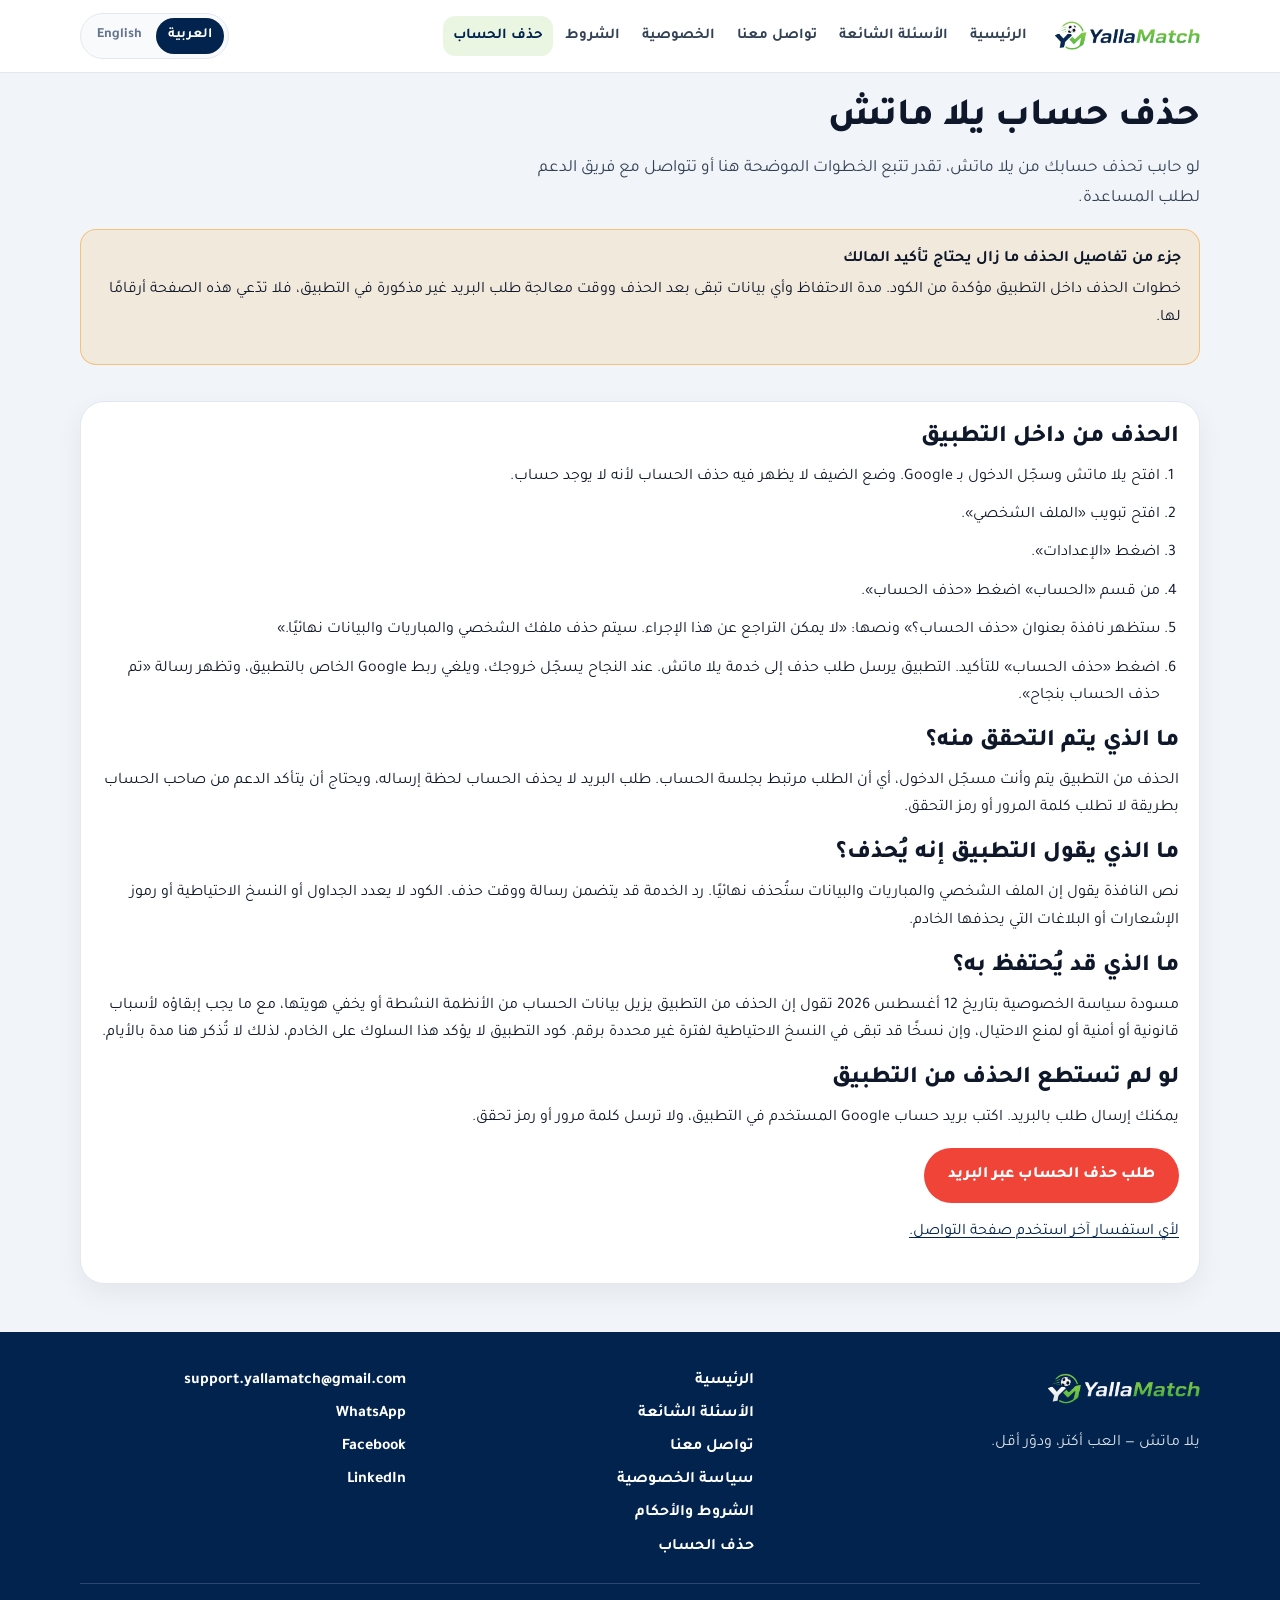
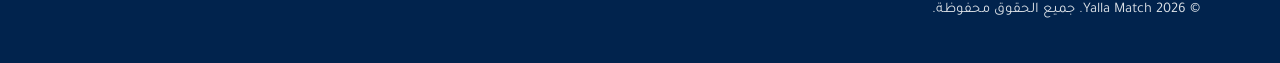
<file: ar/delete-account/index.html>
<!DOCTYPE html>
<html lang="ar" dir="rtl">
<head>
  <meta charset="utf-8">
  <meta name="viewport" content="width=device-width, initial-scale=1">
  <title>حذف الحساب | يلا ماتش</title>
  <meta name="description" content="خطوات حذف حساب يلا ماتش من الإعدادات، وطريقة طلب الحذف بالبريد من دون إرسال كلمة المرور.">
  <link rel="canonical" href="./">
  <link rel="alternate" hreflang="ar" href="./">
  <link rel="alternate" hreflang="en" href="../../en/delete-account/">
  <link rel="alternate" hreflang="x-default" href="./">
  <meta property="og:type" content="website">
  <meta property="og:title" content="حذف الحساب | يلا ماتش">
  <meta property="og:description" content="خطوات حذف حساب يلا ماتش من الإعدادات، وطريقة طلب الحذف بالبريد من دون إرسال كلمة المرور.">
  <meta property="og:locale" content="ar_EG">
  <meta property="og:locale:alternate" content="en_US">
  <meta property="og:image" content="../../assets/images/og-image.png">
  <meta property="og:url" content="./">
  <meta name="twitter:card" content="summary">
  <meta name="twitter:title" content="حذف الحساب | يلا ماتش">
  <meta name="twitter:description" content="خطوات حذف حساب يلا ماتش من الإعدادات، وطريقة طلب الحذف بالبريد من دون إرسال كلمة المرور.">
  <meta name="twitter:image" content="../../assets/images/og-image.png">
  <meta name="theme-color" content="#01234D">
  <link rel="icon" type="image/png" href="../../assets/images/favicon-32.png">
  <link rel="apple-touch-icon" href="../../assets/images/apple-touch-icon.png">
  <link rel="stylesheet" href="../../assets/css/site.css">
</head>
<body>
  <a class="skip-link" href="#content">تخطي إلى المحتوى</a>
  <header class="site-header">
    <div class="header-inner">
      <a class="brand" href="../../ar/">
        <img src="../../assets/images/logo-horizontal.png" alt="يلا ماتش" width="168" height="40">
      </a>
      <div class="header-tools">
        <nav class="lang-switch" aria-label="اللغة">
          <a href="../../ar/delete-account/" data-lang-link="ar" hreflang="ar" lang="ar" aria-current="true">العربية</a>
          <a href="../../en/delete-account/" data-lang-link="en" hreflang="en" lang="en">English</a>
        </nav>
        <button class="nav-toggle" type="button" aria-expanded="false" aria-controls="site-nav">
          <span class="visually-hidden" style="position:absolute;width:1px;height:1px;overflow:hidden;clip:rect(0 0 0 0)">القائمة</span>
          <svg viewBox="0 0 24 24" aria-hidden="true"><path d="M4 7h16M4 12h16M4 17h16" fill="none" stroke="currentColor" stroke-width="2" stroke-linecap="round"/></svg>
        </button>
      </div>
      <nav id="site-nav" class="site-nav" aria-label="القائمة">
        <ul>
          <li><a href="../../ar/">الرئيسية</a></li><li><a href="../../ar/faq/">الأسئلة الشائعة</a></li><li><a href="../../ar/contact/">تواصل معنا</a></li><li><a href="../../ar/privacy/">الخصوصية</a></li><li><a href="../../ar/terms/">الشروط</a></li><li><a href="../../ar/delete-account/" aria-current="page">حذف الحساب</a></li>
        </ul>
      </nav>
    </div>
  </header>
  <main id="content" class="main">
    
    <section class="section page-hero">
      <h1>حذف حساب يلا ماتش</h1>
      <p class="lead">لو حابب تحذف حسابك من يلا ماتش، تقدر تتبع الخطوات الموضحة هنا أو تتواصل مع فريق الدعم لطلب المساعدة.</p>
      <div class="review-banner"><strong>جزء من تفاصيل الحذف ما زال يحتاج تأكيد المالك</strong><p>خطوات الحذف داخل التطبيق مؤكدة من الكود. مدة الاحتفاظ وأي بيانات تبقى بعد الحذف ووقت معالجة طلب البريد غير مذكورة في التطبيق، فلا تدّعي هذه الصفحة أرقامًا لها.</p></div>
    </section>
    <section class="section panel">
      <h2>الحذف من داخل التطبيق</h2>
      <ol class="steps-list"><li>افتح يلا ماتش وسجّل الدخول بـ Google. وضع الضيف لا يظهر فيه حذف الحساب لأنه لا يوجد حساب.</li><li>افتح تبويب «الملف الشخصي».</li><li>اضغط «الإعدادات».</li><li>من قسم «الحساب» اضغط «حذف الحساب».</li><li>ستظهر نافذة بعنوان «حذف الحساب؟» ونصها: «لا يمكن التراجع عن هذا الإجراء. سيتم حذف ملفك الشخصي والمباريات والبيانات نهائيًا.»</li><li>اضغط «حذف الحساب» للتأكيد. التطبيق يرسل طلب حذف إلى خدمة يلا ماتش. عند النجاح يسجّل خروجك، ويلغي ربط Google الخاص بالتطبيق، وتظهر رسالة «تم حذف الحساب بنجاح».</li></ol>
      <h2>ما الذي يتم التحقق منه؟</h2>
      <p>الحذف من التطبيق يتم وأنت مسجّل الدخول، أي أن الطلب مرتبط بجلسة الحساب. طلب البريد لا يحذف الحساب لحظة إرساله، ويحتاج أن يتأكد الدعم من صاحب الحساب بطريقة لا تطلب كلمة المرور أو رمز التحقق.</p>
      <h2>ما الذي يقول التطبيق إنه يُحذف؟</h2>
      <p>نص النافذة يقول إن الملف الشخصي والمباريات والبيانات ستُحذف نهائيًا. رد الخدمة قد يتضمن رسالة ووقت حذف. الكود لا يعدد الجداول أو النسخ الاحتياطية أو رموز الإشعارات أو البلاغات التي يحذفها الخادم.</p>
      <h2>ما الذي قد يُحتفظ به؟</h2>
      <p>مسودة سياسة الخصوصية بتاريخ 12 أغسطس 2026 تقول إن الحذف من التطبيق يزيل بيانات الحساب من الأنظمة النشطة أو يخفي هويتها، مع ما يجب إبقاؤه لأسباب قانونية أو أمنية أو لمنع الاحتيال، وإن نسخًا قد تبقى في النسخ الاحتياطية لفترة غير محددة برقم. كود التطبيق لا يؤكد هذا السلوك على الخادم، لذلك لا تُذكر هنا مدة بالأيام.</p>
      <h2>لو لم تستطع الحذف من التطبيق</h2>
      <p>يمكنك إرسال طلب بالبريد. اكتب بريد حساب Google المستخدم في التطبيق، ولا ترسل كلمة مرور أو رمز تحقق.</p>
      <p><a class="button button-danger" href="mailto:support.yallamatch@gmail.com?subject=Yalla%20Match%20-%20Account%20Deletion%20Request&amp;body=Hello%20Yalla%20Match%20Support%2C%0A%0AI%20request%20deletion%20of%20my%20Yalla%20Match%20account%20and%20the%20associated%20data.%0A%0AGoogle%20account%20email%20used%20in%20the%20app%3A%0AExtra%20details%3A%0A%0APlease%20do%20not%20send%20a%20password%2C%20OTP%2C%20or%20any%20other%20authentication%20secret.%0A%0A%D9%85%D8%B1%D8%AD%D8%A8%D8%A7%D9%8B%20%D9%81%D8%B1%D9%8A%D9%82%20%D8%AF%D8%B9%D9%85%20%D9%8A%D9%84%D8%A7%20%D9%85%D8%A7%D8%AA%D8%B4%D8%8C%0A%0A%D8%A3%D8%B7%D9%84%D8%A8%20%D8%AD%D8%B0%D9%81%20%D8%AD%D8%B3%D8%A7%D8%A8%D9%8A%20%D9%81%D9%8A%20%D9%8A%D9%84%D8%A7%20%D9%85%D8%A7%D8%AA%D8%B4%20%D9%88%D8%A7%D9%84%D8%A8%D9%8A%D8%A7%D9%86%D8%A7%D8%AA%20%D8%A7%D9%84%D9%85%D8%B1%D8%AA%D8%A8%D8%B7%D8%A9%20%D8%A8%D9%87.%0A%0A%D8%A7%D9%84%D8%A8%D8%B1%D9%8A%D8%AF%20%D8%A7%D9%84%D8%A5%D9%84%D9%83%D8%AA%D8%B1%D9%88%D9%86%D9%8A%20%D9%84%D8%AD%D8%B3%D8%A7%D8%A8%20Google%20%D8%A7%D9%84%D9%85%D8%B3%D8%AA%D8%AE%D8%AF%D9%85%20%D9%81%D9%8A%20%D8%A7%D9%84%D8%AA%D8%B7%D8%A8%D9%8A%D9%82%3A%0A%D8%AA%D9%81%D8%A7%D8%B5%D9%8A%D9%84%20%D8%A5%D8%B6%D8%A7%D9%81%D9%8A%D8%A9%3A%0A%0A%D9%84%D8%A7%20%D8%AA%D8%B1%D8%B3%D9%84%20%D9%83%D9%84%D9%85%D8%A9%20%D8%A7%D9%84%D9%85%D8%B1%D9%88%D8%B1%20%D8%A3%D9%88%20%D8%B1%D9%85%D8%B2%20%D8%A7%D9%84%D8%AA%D8%AD%D9%82%D9%82%20%D8%A3%D9%88%20%D8%A3%D9%8A%20%D8%A8%D9%8A%D8%A7%D9%86%D8%A7%D8%AA%20%D8%AF%D8%AE%D9%88%D9%84%20%D8%B3%D8%B1%D9%8A%D8%A9.%0A">طلب حذف الحساب عبر البريد</a></p>
      <p><a href="../../ar/contact/">لأي استفسار آخر استخدم صفحة التواصل.</a></p>
    </section>
    
  </main>
  <footer class="site-footer">
    <div class="footer-inner">
      <div class="footer-grid">
        <div class="footer-brand">
          <img src="../../assets/images/logo-horizontal-white.png" alt="يلا ماتش" width="190" height="42">
          <p>يلا ماتش — العب أكتر، ودوّر أقل.</p>
        </div>
        <div>
          <ul class="footer-links"><li><a href="../../ar/">الرئيسية</a></li><li><a href="../../ar/faq/">الأسئلة الشائعة</a></li><li><a href="../../ar/contact/">تواصل معنا</a></li><li><a href="../../ar/privacy/">سياسة الخصوصية</a></li><li><a href="../../ar/terms/">الشروط والأحكام</a></li><li><a href="../../ar/delete-account/">حذف الحساب</a></li></ul>
        </div>
        <div>
          <ul class="footer-links">
            <li><a class="ltr" href="mailto:support.yallamatch@gmail.com">support.yallamatch@gmail.com</a></li>
            <li><a href="https://wa.me/201019260479" target="_blank" rel="noopener noreferrer">WhatsApp</a></li>
            <li><a href="https://www.facebook.com/profile.php?id=61593627575914" target="_blank" rel="noopener noreferrer">Facebook</a></li>
            <li><a href="https://www.linkedin.com/in/akram-mousa-29a83b206/" target="_blank" rel="noopener noreferrer">LinkedIn</a></li>
          </ul>
        </div>
      </div>
      <p class="footer-bottom">© <span id="copyright-year">2026</span> Yalla Match. جميع الحقوق محفوظة.</p>
    </div>
  </footer>
  <script src="../../assets/js/site-config.js"></script>
  <script src="../../assets/js/site.js"></script>
</body>
</html>
</file>
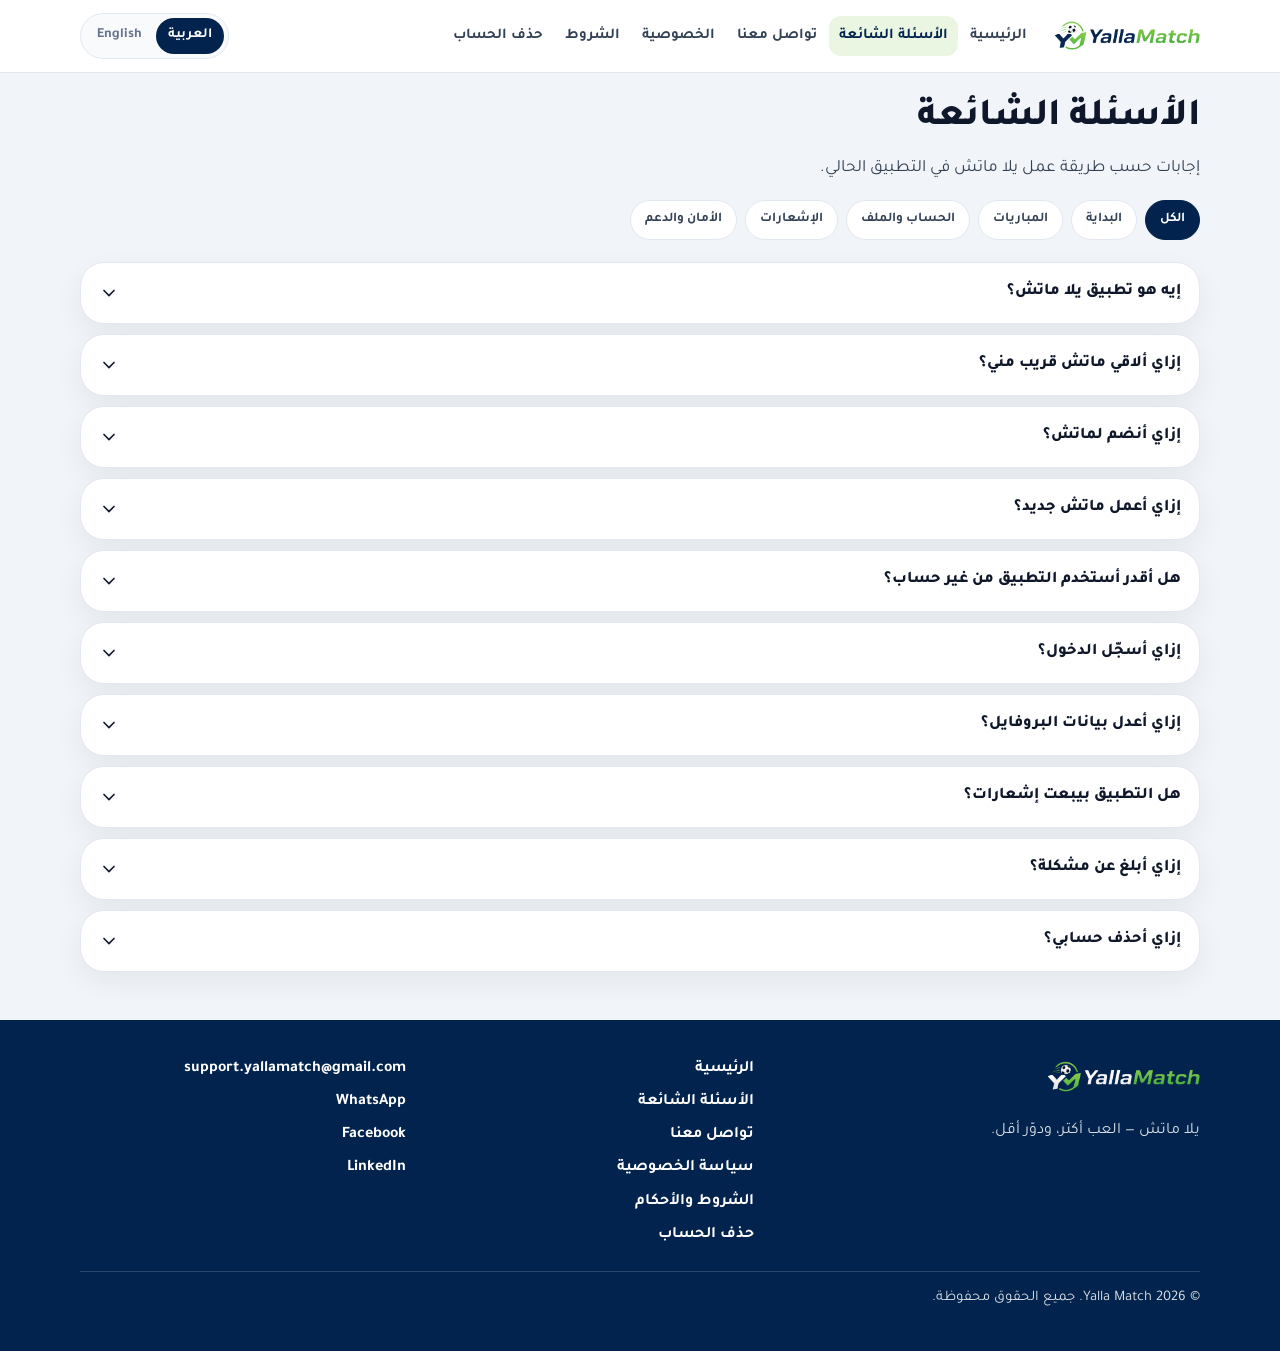
<file: ar/faq/index.html>
<!DOCTYPE html>
<html lang="ar" dir="rtl">
<head>
  <meta charset="utf-8">
  <meta name="viewport" content="width=device-width, initial-scale=1">
  <title>الأسئلة الشائعة | مركز دعم يلا ماتش</title>
  <meta name="description" content="إجابات عن التسجيل، إيجاد المباريات، إنشاء مباراة، الإشعارات، وحذف الحساب في يلا ماتش.">
  <link rel="canonical" href="./">
  <link rel="alternate" hreflang="ar" href="./">
  <link rel="alternate" hreflang="en" href="../../en/faq/">
  <link rel="alternate" hreflang="x-default" href="./">
  <meta property="og:type" content="website">
  <meta property="og:title" content="الأسئلة الشائعة | مركز دعم يلا ماتش">
  <meta property="og:description" content="إجابات عن التسجيل، إيجاد المباريات، إنشاء مباراة، الإشعارات، وحذف الحساب في يلا ماتش.">
  <meta property="og:locale" content="ar_EG">
  <meta property="og:locale:alternate" content="en_US">
  <meta property="og:image" content="../../assets/images/og-image.png">
  <meta property="og:url" content="./">
  <meta name="twitter:card" content="summary">
  <meta name="twitter:title" content="الأسئلة الشائعة | مركز دعم يلا ماتش">
  <meta name="twitter:description" content="إجابات عن التسجيل، إيجاد المباريات، إنشاء مباراة، الإشعارات، وحذف الحساب في يلا ماتش.">
  <meta name="twitter:image" content="../../assets/images/og-image.png">
  <meta name="theme-color" content="#01234D">
  <link rel="icon" type="image/png" href="../../assets/images/favicon-32.png">
  <link rel="apple-touch-icon" href="../../assets/images/apple-touch-icon.png">
  <link rel="stylesheet" href="../../assets/css/site.css">
</head>
<body>
  <a class="skip-link" href="#content">تخطي إلى المحتوى</a>
  <header class="site-header">
    <div class="header-inner">
      <a class="brand" href="../../ar/">
        <img src="../../assets/images/logo-horizontal.png" alt="يلا ماتش" width="168" height="40">
      </a>
      <div class="header-tools">
        <nav class="lang-switch" aria-label="اللغة">
          <a href="../../ar/faq/" data-lang-link="ar" hreflang="ar" lang="ar" aria-current="true">العربية</a>
          <a href="../../en/faq/" data-lang-link="en" hreflang="en" lang="en">English</a>
        </nav>
        <button class="nav-toggle" type="button" aria-expanded="false" aria-controls="site-nav">
          <span class="visually-hidden" style="position:absolute;width:1px;height:1px;overflow:hidden;clip:rect(0 0 0 0)">القائمة</span>
          <svg viewBox="0 0 24 24" aria-hidden="true"><path d="M4 7h16M4 12h16M4 17h16" fill="none" stroke="currentColor" stroke-width="2" stroke-linecap="round"/></svg>
        </button>
      </div>
      <nav id="site-nav" class="site-nav" aria-label="القائمة">
        <ul>
          <li><a href="../../ar/">الرئيسية</a></li><li><a href="../../ar/faq/" aria-current="page">الأسئلة الشائعة</a></li><li><a href="../../ar/contact/">تواصل معنا</a></li><li><a href="../../ar/privacy/">الخصوصية</a></li><li><a href="../../ar/terms/">الشروط</a></li><li><a href="../../ar/delete-account/">حذف الحساب</a></li>
        </ul>
      </nav>
    </div>
  </header>
  <main id="content" class="main">
    
    <section class="section page-hero">
      <h1>الأسئلة الشائعة</h1>
      <p class="lead">إجابات حسب طريقة عمل يلا ماتش في التطبيق الحالي.</p>
      <div class="filters" role="group" aria-label="الأسئلة الشائعة"><button class="filter-chip" type="button" data-filter="all" aria-pressed="true">الكل</button><button class="filter-chip" type="button" data-filter="start" aria-pressed="false">البداية</button><button class="filter-chip" type="button" data-filter="matches" aria-pressed="false">المباريات</button><button class="filter-chip" type="button" data-filter="account" aria-pressed="false">الحساب والملف</button><button class="filter-chip" type="button" data-filter="notifications" aria-pressed="false">الإشعارات</button><button class="filter-chip" type="button" data-filter="safety" aria-pressed="false">الأمان والدعم</button></div>
      <div class="faq-list"><article class="faq-item" data-category="start">
              <h3><button id="faq-button-1" type="button" aria-expanded="false" aria-controls="faq-panel-1"><span>إيه هو تطبيق يلا ماتش؟</span><svg class="chevron" viewBox="0 0 24 24" aria-hidden="true"><path d="M6 9l6 6 6-6" fill="none" stroke="currentColor" stroke-width="2" stroke-linecap="round"/></svg></button></h3>
              <div class="faq-panel" id="faq-panel-1" role="region" aria-labelledby="faq-button-1"><p>يلا ماتش تطبيق بيساعدك تلاقي مباريات رياضية، وتنضم للماتشات المتاحة، أو تنظم مباراة بنفسك وتوصل للاعبين مهتمين بالمشاركة. الرياضات الظاهرة في التطبيق بتعتمد على القائمة الراجعة من الخدمة.</p></div>
            </article><article class="faq-item" data-category="matches">
              <h3><button id="faq-button-2" type="button" aria-expanded="false" aria-controls="faq-panel-2"><span>إزاي ألاقي ماتش قريب مني؟</span><svg class="chevron" viewBox="0 0 24 24" aria-hidden="true"><path d="M6 9l6 6 6-6" fill="none" stroke="currentColor" stroke-width="2" stroke-linecap="round"/></svg></button></h3>
              <div class="faq-panel" id="faq-panel-2" role="region" aria-labelledby="faq-button-2"><p>من الرئيسية تقدر تتصفح المباريات وتفلترها حسب الرياضة، وحسب المحافظة أو المدينة أو القرية، وبعدين تفتح تفاصيل الماتش. التطبيق مش بيطلب إذن موقع الجهاز. لو ظهرت مسافة، بتكون جاية من بيانات المباراة نفسها.</p></div>
            </article><article class="faq-item" data-category="matches">
              <h3><button id="faq-button-3" type="button" aria-expanded="false" aria-controls="faq-panel-3"><span>إزاي أنضم لماتش؟</span><svg class="chevron" viewBox="0 0 24 24" aria-hidden="true"><path d="M6 9l6 6 6-6" fill="none" stroke="currentColor" stroke-width="2" stroke-linecap="round"/></svg></button></h3>
              <div class="faq-panel" id="faq-panel-3" role="region" aria-labelledby="faq-button-3"><p>اختار المباراة المناسبة، وراجع تفاصيلها والأماكن المتاحة، وبعدين استخدم الانضمام من شاشة التفاصيل. تقدر تحدد عدد الأماكن. الخطوة دي محتاجة حساب، لأن الضيف يقدر يتصفح من غير ما ينشئ أو يدير مباريات.</p></div>
            </article><article class="faq-item" data-category="matches">
              <h3><button id="faq-button-4" type="button" aria-expanded="false" aria-controls="faq-panel-4"><span>إزاي أعمل ماتش جديد؟</span><svg class="chevron" viewBox="0 0 24 24" aria-hidden="true"><path d="M6 9l6 6 6-6" fill="none" stroke="currentColor" stroke-width="2" stroke-linecap="round"/></svg></button></h3>
              <div class="faq-panel" id="faq-panel-4" role="region" aria-labelledby="faq-button-4"><p>سجّل دخولك بـ Google، وافتح تبويب «إنشاء». هتدخل عنوان المباراة والرياضة واسم الملعب والعنوان والمحافظة والمدينة والقرية ورقم التواصل والتاريخ والوقت وعدد اللاعبين والمستوى المطلوب والسعر لكل لاعب، وبعدين تضغط «نشر المباراة». الوصف اختياري. لو داخل كضيف، التطبيق هيطلب منك تسجيل الدخول قبل النشر.</p></div>
            </article><article class="faq-item" data-category="start">
              <h3><button id="faq-button-5" type="button" aria-expanded="false" aria-controls="faq-panel-5"><span>هل أقدر أستخدم التطبيق من غير حساب؟</span><svg class="chevron" viewBox="0 0 24 24" aria-hidden="true"><path d="M6 9l6 6 6-6" fill="none" stroke="currentColor" stroke-width="2" stroke-linecap="round"/></svg></button></h3>
              <div class="faq-panel" id="faq-panel-5" role="region" aria-labelledby="faq-button-5"><p>أيوه. من شاشة الدخول تقدر تختار «الدخول كضيف» وتتصفح المباريات. إنشاء المباراة وحذف الحساب وتعديل الملف الشخصي محتاجين تسجيل الدخول.</p></div>
            </article><article class="faq-item" data-category="start">
              <h3><button id="faq-button-6" type="button" aria-expanded="false" aria-controls="faq-panel-6"><span>إزاي أسجّل الدخول؟</span><svg class="chevron" viewBox="0 0 24 24" aria-hidden="true"><path d="M6 9l6 6 6-6" fill="none" stroke="currentColor" stroke-width="2" stroke-linecap="round"/></svg></button></h3>
              <div class="faq-panel" id="faq-panel-6" role="region" aria-labelledby="faq-button-6"><p>من شاشة تسجيل الدخول اضغط «تسجيل الدخول بـ Google». التطبيق بيستخدم حساب Google، ومفيش تسجيل دخول ظاهر بحساب تاني في الشاشة دي.</p></div>
            </article><article class="faq-item" data-category="account">
              <h3><button id="faq-button-7" type="button" aria-expanded="false" aria-controls="faq-panel-7"><span>إزاي أعدل بيانات البروفايل؟</span><svg class="chevron" viewBox="0 0 24 24" aria-hidden="true"><path d="M6 9l6 6 6-6" fill="none" stroke="currentColor" stroke-width="2" stroke-linecap="round"/></svg></button></h3>
              <div class="faq-panel" id="faq-panel-7" role="region" aria-labelledby="faq-button-7"><p>افتح «الملف الشخصي» وبعدين «تعديل الملف الشخصي». تقدر تحدّث الاسم والصورة من الكاميرا أو المعرض والنبذة والعمر والرياضات المفضلة والمركز المفضل والمحافظة والمدينة والقرية. ربط رقم الموبايل متاح من الملف الشخصي لو اخترت تضيفه.</p></div>
            </article><article class="faq-item" data-category="notifications">
              <h3><button id="faq-button-8" type="button" aria-expanded="false" aria-controls="faq-panel-8"><span>هل التطبيق بيبعت إشعارات؟</span><svg class="chevron" viewBox="0 0 24 24" aria-hidden="true"><path d="M6 9l6 6 6-6" fill="none" stroke="currentColor" stroke-width="2" stroke-linecap="round"/></svg></button></h3>
              <div class="faq-panel" id="faq-panel-8" role="region" aria-labelledby="faq-button-8"><p>أيوه. التطبيق بيطلب إذن الإشعارات وبيستخدم Firebase Cloud Messaging لتحديثات المباريات والتذكيرات وتأكيد الحضور، حسب إذن جهازك. من الإعدادات تقدر تغيّر الوضع الداكن واللغة، وإيقاف الإشعارات نفسه بيتم من إعدادات الجهاز.</p></div>
            </article><article class="faq-item" data-category="safety">
              <h3><button id="faq-button-9" type="button" aria-expanded="false" aria-controls="faq-panel-9"><span>إزاي أبلغ عن مشكلة؟</span><svg class="chevron" viewBox="0 0 24 24" aria-hidden="true"><path d="M6 9l6 6 6-6" fill="none" stroke="currentColor" stroke-width="2" stroke-linecap="round"/></svg></button></h3>
              <div class="faq-panel" id="faq-panel-9" role="region" aria-labelledby="faq-button-9"><p>من «الملف الشخصي» ثم «مركز المساعدة» تقدر تراسل الدعم أو تفتح واتساب أو تبعت بلاغ من التطبيق. كمان تقدر تستخدم صفحة التواصل هنا. وضّح نوع المشكلة والخطوات ونوع جهازك، وإصدار التطبيق ظاهر أسفل شاشة الإعدادات.</p></div>
            </article><article class="faq-item" data-category="account">
              <h3><button id="faq-button-10" type="button" aria-expanded="false" aria-controls="faq-panel-10"><span>إزاي أحذف حسابي؟</span><svg class="chevron" viewBox="0 0 24 24" aria-hidden="true"><path d="M6 9l6 6 6-6" fill="none" stroke="currentColor" stroke-width="2" stroke-linecap="round"/></svg></button></h3>
              <div class="faq-panel" id="faq-panel-10" role="region" aria-labelledby="faq-button-10"><p>لو داخل بحساب، افتح «الملف الشخصي» ثم «الإعدادات»، ومن قسم الحساب اضغط «حذف الحساب» وأكّد من النافذة. تقدر كمان تتبع التعليمات في صفحة حذف الحساب هنا لو محتاج تطلب المساعدة بالبريد.</p></div>
            </article></div>
    </section>
    <script type="application/ld+json">
    {"@context":"https://schema.org","@type":"FAQPage","mainEntity":[{"@type":"Question","name":"إيه هو تطبيق يلا ماتش؟","acceptedAnswer":{"@type":"Answer","text":"يلا ماتش تطبيق بيساعدك تلاقي مباريات رياضية، وتنضم للماتشات المتاحة، أو تنظم مباراة بنفسك وتوصل للاعبين مهتمين بالمشاركة. الرياضات الظاهرة في التطبيق بتعتمد على القائمة الراجعة من الخدمة."}},{"@type":"Question","name":"إزاي ألاقي ماتش قريب مني؟","acceptedAnswer":{"@type":"Answer","text":"من الرئيسية تقدر تتصفح المباريات وتفلترها حسب الرياضة، وحسب المحافظة أو المدينة أو القرية، وبعدين تفتح تفاصيل الماتش. التطبيق مش بيطلب إذن موقع الجهاز. لو ظهرت مسافة، بتكون جاية من بيانات المباراة نفسها."}},{"@type":"Question","name":"إزاي أنضم لماتش؟","acceptedAnswer":{"@type":"Answer","text":"اختار المباراة المناسبة، وراجع تفاصيلها والأماكن المتاحة، وبعدين استخدم الانضمام من شاشة التفاصيل. تقدر تحدد عدد الأماكن. الخطوة دي محتاجة حساب، لأن الضيف يقدر يتصفح من غير ما ينشئ أو يدير مباريات."}},{"@type":"Question","name":"إزاي أعمل ماتش جديد؟","acceptedAnswer":{"@type":"Answer","text":"سجّل دخولك بـ Google، وافتح تبويب «إنشاء». هتدخل عنوان المباراة والرياضة واسم الملعب والعنوان والمحافظة والمدينة والقرية ورقم التواصل والتاريخ والوقت وعدد اللاعبين والمستوى المطلوب والسعر لكل لاعب، وبعدين تضغط «نشر المباراة». الوصف اختياري. لو داخل كضيف، التطبيق هيطلب منك تسجيل الدخول قبل النشر."}},{"@type":"Question","name":"هل أقدر أستخدم التطبيق من غير حساب؟","acceptedAnswer":{"@type":"Answer","text":"أيوه. من شاشة الدخول تقدر تختار «الدخول كضيف» وتتصفح المباريات. إنشاء المباراة وحذف الحساب وتعديل الملف الشخصي محتاجين تسجيل الدخول."}},{"@type":"Question","name":"إزاي أسجّل الدخول؟","acceptedAnswer":{"@type":"Answer","text":"من شاشة تسجيل الدخول اضغط «تسجيل الدخول بـ Google». التطبيق بيستخدم حساب Google، ومفيش تسجيل دخول ظاهر بحساب تاني في الشاشة دي."}},{"@type":"Question","name":"إزاي أعدل بيانات البروفايل؟","acceptedAnswer":{"@type":"Answer","text":"افتح «الملف الشخصي» وبعدين «تعديل الملف الشخصي». تقدر تحدّث الاسم والصورة من الكاميرا أو المعرض والنبذة والعمر والرياضات المفضلة والمركز المفضل والمحافظة والمدينة والقرية. ربط رقم الموبايل متاح من الملف الشخصي لو اخترت تضيفه."}},{"@type":"Question","name":"هل التطبيق بيبعت إشعارات؟","acceptedAnswer":{"@type":"Answer","text":"أيوه. التطبيق بيطلب إذن الإشعارات وبيستخدم Firebase Cloud Messaging لتحديثات المباريات والتذكيرات وتأكيد الحضور، حسب إذن جهازك. من الإعدادات تقدر تغيّر الوضع الداكن واللغة، وإيقاف الإشعارات نفسه بيتم من إعدادات الجهاز."}},{"@type":"Question","name":"إزاي أبلغ عن مشكلة؟","acceptedAnswer":{"@type":"Answer","text":"من «الملف الشخصي» ثم «مركز المساعدة» تقدر تراسل الدعم أو تفتح واتساب أو تبعت بلاغ من التطبيق. كمان تقدر تستخدم صفحة التواصل هنا. وضّح نوع المشكلة والخطوات ونوع جهازك، وإصدار التطبيق ظاهر أسفل شاشة الإعدادات."}},{"@type":"Question","name":"إزاي أحذف حسابي؟","acceptedAnswer":{"@type":"Answer","text":"لو داخل بحساب، افتح «الملف الشخصي» ثم «الإعدادات»، ومن قسم الحساب اضغط «حذف الحساب» وأكّد من النافذة. تقدر كمان تتبع التعليمات في صفحة حذف الحساب هنا لو محتاج تطلب المساعدة بالبريد."}}]}
    </script>
    
  </main>
  <footer class="site-footer">
    <div class="footer-inner">
      <div class="footer-grid">
        <div class="footer-brand">
          <img src="../../assets/images/logo-horizontal-white.png" alt="يلا ماتش" width="190" height="42">
          <p>يلا ماتش — العب أكتر، ودوّر أقل.</p>
        </div>
        <div>
          <ul class="footer-links"><li><a href="../../ar/">الرئيسية</a></li><li><a href="../../ar/faq/">الأسئلة الشائعة</a></li><li><a href="../../ar/contact/">تواصل معنا</a></li><li><a href="../../ar/privacy/">سياسة الخصوصية</a></li><li><a href="../../ar/terms/">الشروط والأحكام</a></li><li><a href="../../ar/delete-account/">حذف الحساب</a></li></ul>
        </div>
        <div>
          <ul class="footer-links">
            <li><a class="ltr" href="mailto:support.yallamatch@gmail.com">support.yallamatch@gmail.com</a></li>
            <li><a href="https://wa.me/201019260479" target="_blank" rel="noopener noreferrer">WhatsApp</a></li>
            <li><a href="https://www.facebook.com/profile.php?id=61593627575914" target="_blank" rel="noopener noreferrer">Facebook</a></li>
            <li><a href="https://www.linkedin.com/in/akram-mousa-29a83b206/" target="_blank" rel="noopener noreferrer">LinkedIn</a></li>
          </ul>
        </div>
      </div>
      <p class="footer-bottom">© <span id="copyright-year">2026</span> Yalla Match. جميع الحقوق محفوظة.</p>
    </div>
  </footer>
  <script src="../../assets/js/site-config.js"></script>
  <script src="../../assets/js/site.js"></script>
</body>
</html>
</file>
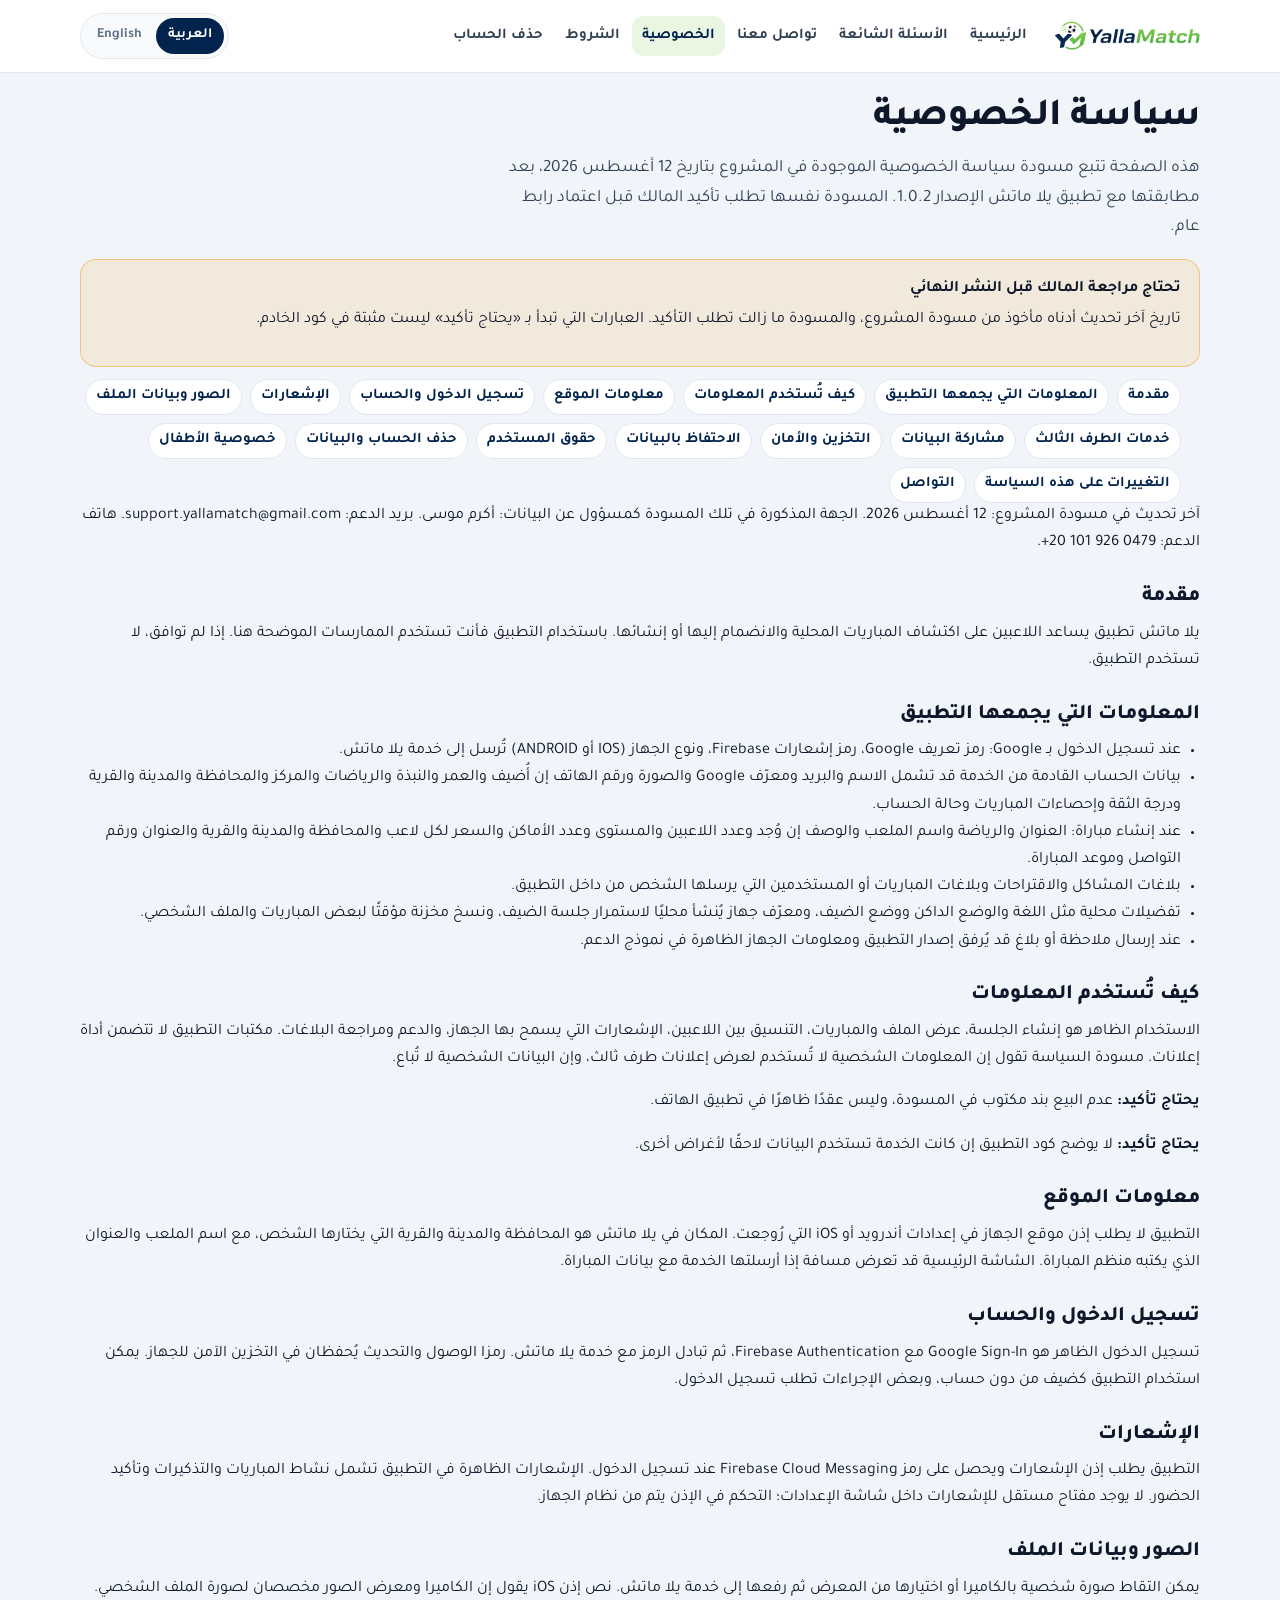
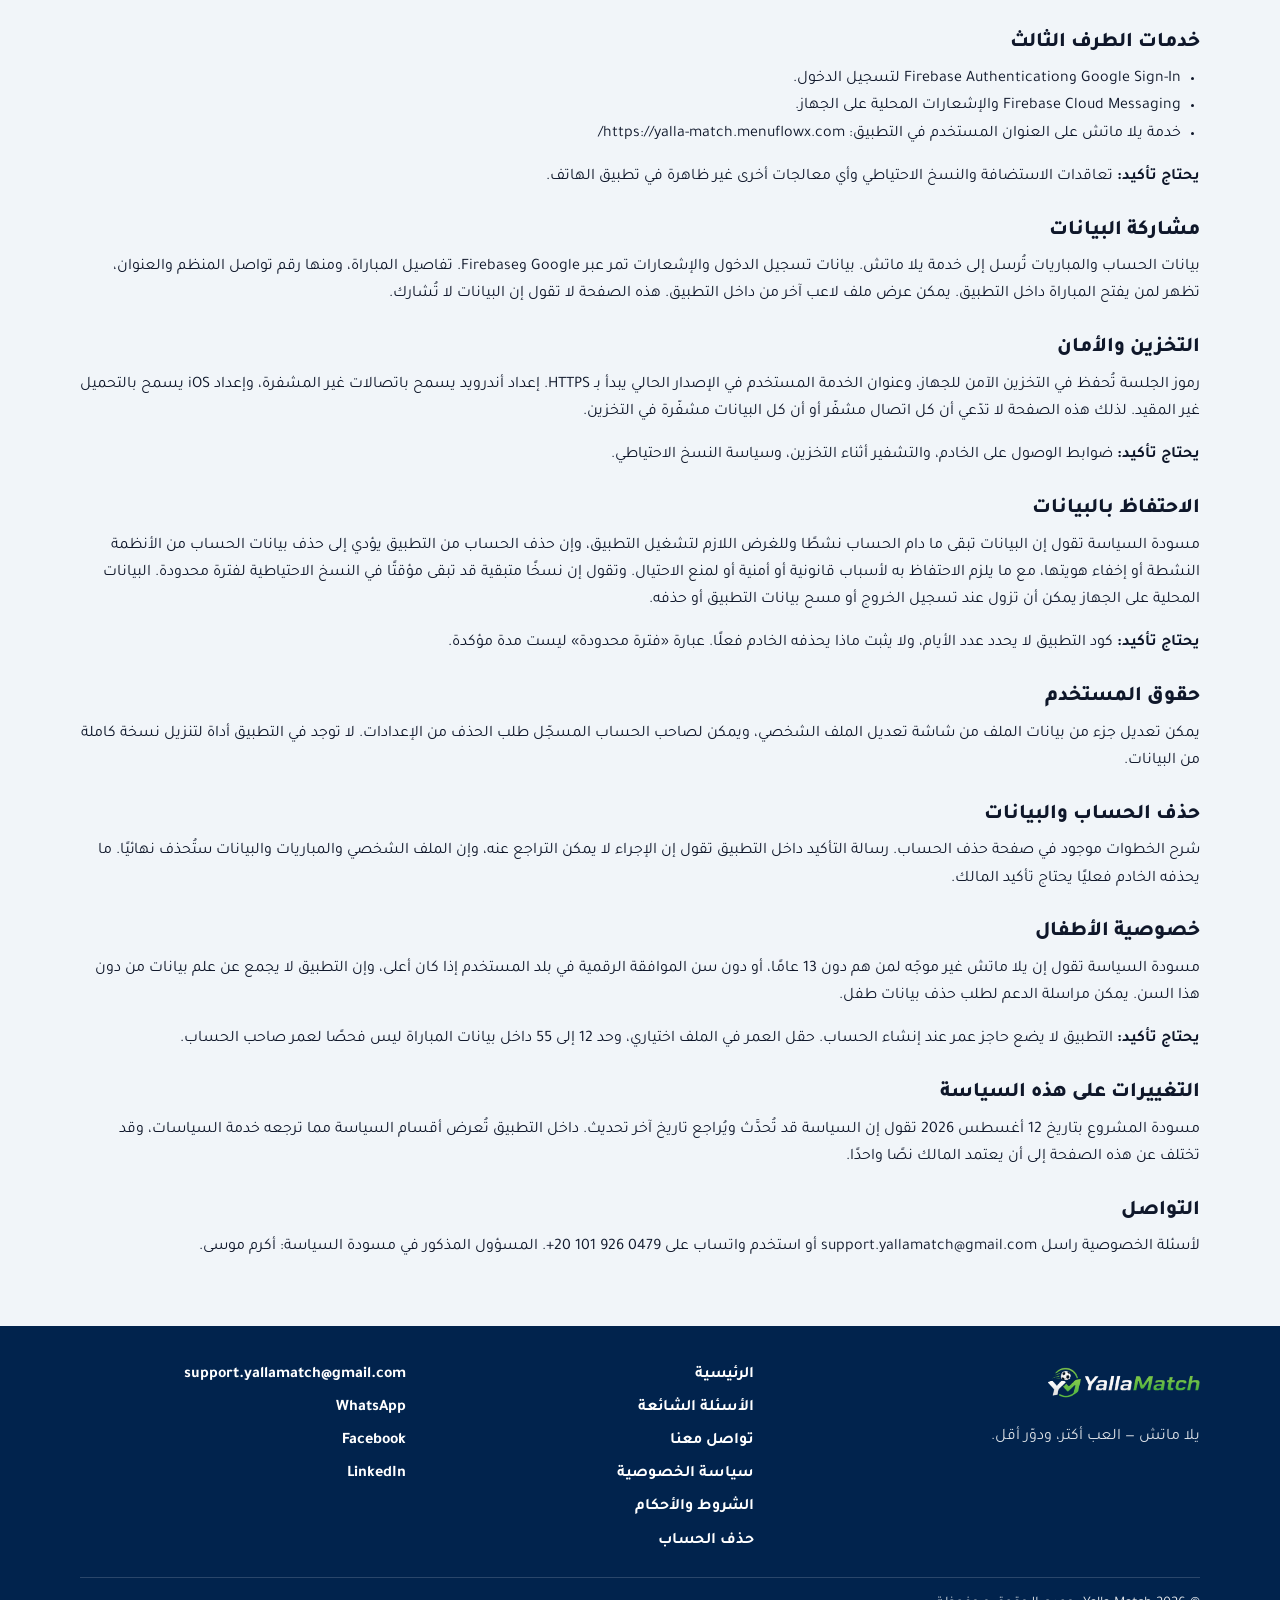
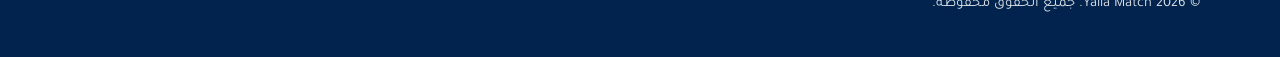
<file: ar/privacy/index.html>
<!DOCTYPE html>
<html lang="ar" dir="rtl">
<head>
  <meta charset="utf-8">
  <meta name="viewport" content="width=device-width, initial-scale=1">
  <title>سياسة الخصوصية | يلا ماتش</title>
  <meta name="description" content="كيف يتعامل تطبيق يلا ماتش مع الحساب والمباريات والصور والإشعارات، مع توضيح ما يحتاج تأكيد المالك.">
  <link rel="canonical" href="./">
  <link rel="alternate" hreflang="ar" href="./">
  <link rel="alternate" hreflang="en" href="../../en/privacy/">
  <link rel="alternate" hreflang="x-default" href="./">
  <meta property="og:type" content="website">
  <meta property="og:title" content="سياسة الخصوصية | يلا ماتش">
  <meta property="og:description" content="كيف يتعامل تطبيق يلا ماتش مع الحساب والمباريات والصور والإشعارات، مع توضيح ما يحتاج تأكيد المالك.">
  <meta property="og:locale" content="ar_EG">
  <meta property="og:locale:alternate" content="en_US">
  <meta property="og:image" content="../../assets/images/og-image.png">
  <meta property="og:url" content="./">
  <meta name="twitter:card" content="summary">
  <meta name="twitter:title" content="سياسة الخصوصية | يلا ماتش">
  <meta name="twitter:description" content="كيف يتعامل تطبيق يلا ماتش مع الحساب والمباريات والصور والإشعارات، مع توضيح ما يحتاج تأكيد المالك.">
  <meta name="twitter:image" content="../../assets/images/og-image.png">
  <meta name="theme-color" content="#01234D">
  <link rel="icon" type="image/png" href="../../assets/images/favicon-32.png">
  <link rel="apple-touch-icon" href="../../assets/images/apple-touch-icon.png">
  <link rel="stylesheet" href="../../assets/css/site.css">
</head>
<body>
  <a class="skip-link" href="#content">تخطي إلى المحتوى</a>
  <header class="site-header">
    <div class="header-inner">
      <a class="brand" href="../../ar/">
        <img src="../../assets/images/logo-horizontal.png" alt="يلا ماتش" width="168" height="40">
      </a>
      <div class="header-tools">
        <nav class="lang-switch" aria-label="اللغة">
          <a href="../../ar/privacy/" data-lang-link="ar" hreflang="ar" lang="ar" aria-current="true">العربية</a>
          <a href="../../en/privacy/" data-lang-link="en" hreflang="en" lang="en">English</a>
        </nav>
        <button class="nav-toggle" type="button" aria-expanded="false" aria-controls="site-nav">
          <span class="visually-hidden" style="position:absolute;width:1px;height:1px;overflow:hidden;clip:rect(0 0 0 0)">القائمة</span>
          <svg viewBox="0 0 24 24" aria-hidden="true"><path d="M4 7h16M4 12h16M4 17h16" fill="none" stroke="currentColor" stroke-width="2" stroke-linecap="round"/></svg>
        </button>
      </div>
      <nav id="site-nav" class="site-nav" aria-label="القائمة">
        <ul>
          <li><a href="../../ar/">الرئيسية</a></li><li><a href="../../ar/faq/">الأسئلة الشائعة</a></li><li><a href="../../ar/contact/">تواصل معنا</a></li><li><a href="../../ar/privacy/" aria-current="page">الخصوصية</a></li><li><a href="../../ar/terms/">الشروط</a></li><li><a href="../../ar/delete-account/">حذف الحساب</a></li>
        </ul>
      </nav>
    </div>
  </header>
  <main id="content" class="main">
    
    <section class="section page-hero prose">
      <h1>سياسة الخصوصية</h1>
      <p class="lead">هذه الصفحة تتبع مسودة سياسة الخصوصية الموجودة في المشروع بتاريخ 12 أغسطس 2026، بعد مطابقتها مع تطبيق يلا ماتش الإصدار 1.0.2. المسودة نفسها تطلب تأكيد المالك قبل اعتماد رابط عام.</p>
      <div class="review-banner"><strong>تحتاج مراجعة المالك قبل النشر النهائي</strong><p>تاريخ آخر تحديث أدناه مأخوذ من مسودة المشروع، والمسودة ما زالت تطلب التأكيد. العبارات التي تبدأ بـ «يحتاج تأكيد» ليست مثبتة في كود الخادم.</p></div>
      <ul class="toc"><li><a href="#intro">مقدمة</a></li><li><a href="#collect">المعلومات التي يجمعها التطبيق</a></li><li><a href="#use">كيف تُستخدم المعلومات</a></li><li><a href="#location">معلومات الموقع</a></li><li><a href="#auth">تسجيل الدخول والحساب</a></li><li><a href="#notifications">الإشعارات</a></li><li><a href="#photos">الصور وبيانات الملف</a></li><li><a href="#third">خدمات الطرف الثالث</a></li><li><a href="#sharing">مشاركة البيانات</a></li><li><a href="#security">التخزين والأمان</a></li><li><a href="#retention">الاحتفاظ بالبيانات</a></li><li><a href="#rights">حقوق المستخدم</a></li><li><a href="#deletion">حذف الحساب والبيانات</a></li><li><a href="#children">خصوصية الأطفال</a></li><li><a href="#changes">التغييرات على هذه السياسة</a></li><li><a href="#contact">التواصل</a></li></ul><div class="prose"><p>آخر تحديث في مسودة المشروع: 12 أغسطس 2026. الجهة المذكورة في تلك المسودة كمسؤول عن البيانات: أكرم موسى. بريد الدعم: support.yallamatch@gmail.com. هاتف الدعم: ‎+20 101 926 0479.</p><h2 id="intro">مقدمة</h2><p>يلا ماتش تطبيق يساعد اللاعبين على اكتشاف المباريات المحلية والانضمام إليها أو إنشائها. باستخدام التطبيق فأنت تستخدم الممارسات الموضحة هنا. إذا لم توافق، لا تستخدم التطبيق.</p><h2 id="collect">المعلومات التي يجمعها التطبيق</h2><ul><li>عند تسجيل الدخول بـ Google: رمز تعريف Google، رمز إشعارات Firebase، ونوع الجهاز (IOS أو ANDROID) تُرسل إلى خدمة يلا ماتش.</li><li>بيانات الحساب القادمة من الخدمة قد تشمل الاسم والبريد ومعرّف Google والصورة ورقم الهاتف إن أُضيف والعمر والنبذة والرياضات والمركز والمحافظة والمدينة والقرية ودرجة الثقة وإحصاءات المباريات وحالة الحساب.</li><li>عند إنشاء مباراة: العنوان والرياضة واسم الملعب والوصف إن وُجد وعدد اللاعبين والمستوى وعدد الأماكن والسعر لكل لاعب والمحافظة والمدينة والقرية والعنوان ورقم التواصل وموعد المباراة.</li><li>بلاغات المشاكل والاقتراحات وبلاغات المباريات أو المستخدمين التي يرسلها الشخص من داخل التطبيق.</li><li>تفضيلات محلية مثل اللغة والوضع الداكن ووضع الضيف، ومعرّف جهاز يُنشأ محليًا لاستمرار جلسة الضيف، ونسخ مخزنة مؤقتًا لبعض المباريات والملف الشخصي.</li><li>عند إرسال ملاحظة أو بلاغ قد يُرفق إصدار التطبيق ومعلومات الجهاز الظاهرة في نموذج الدعم.</li></ul><h2 id="use">كيف تُستخدم المعلومات</h2><p>الاستخدام الظاهر هو إنشاء الجلسة، عرض الملف والمباريات، التنسيق بين اللاعبين، الإشعارات التي يسمح بها الجهاز، والدعم ومراجعة البلاغات. مكتبات التطبيق لا تتضمن أداة إعلانات. مسودة السياسة تقول إن المعلومات الشخصية لا تُستخدم لعرض إعلانات طرف ثالث، وإن البيانات الشخصية لا تُباع.</p><p><strong>يحتاج تأكيد:</strong> عدم البيع بند مكتوب في المسودة، وليس عقدًا ظاهرًا في تطبيق الهاتف.</p><p><strong>يحتاج تأكيد:</strong> لا يوضح كود التطبيق إن كانت الخدمة تستخدم البيانات لاحقًا لأغراض أخرى.</p><h2 id="location">معلومات الموقع</h2><p>التطبيق لا يطلب إذن موقع الجهاز في إعدادات أندرويد أو iOS التي رُوجعت. المكان في يلا ماتش هو المحافظة والمدينة والقرية التي يختارها الشخص، مع اسم الملعب والعنوان الذي يكتبه منظم المباراة. الشاشة الرئيسية قد تعرض مسافة إذا أرسلتها الخدمة مع بيانات المباراة.</p><h2 id="auth">تسجيل الدخول والحساب</h2><p>تسجيل الدخول الظاهر هو Google Sign-In مع Firebase Authentication، ثم تبادل الرمز مع خدمة يلا ماتش. رمزا الوصول والتحديث يُحفظان في التخزين الآمن للجهاز. يمكن استخدام التطبيق كضيف من دون حساب، وبعض الإجراءات تطلب تسجيل الدخول.</p><h2 id="notifications">الإشعارات</h2><p>التطبيق يطلب إذن الإشعارات ويحصل على رمز Firebase Cloud Messaging عند تسجيل الدخول. الإشعارات الظاهرة في التطبيق تشمل نشاط المباريات والتذكيرات وتأكيد الحضور. لا يوجد مفتاح مستقل للإشعارات داخل شاشة الإعدادات؛ التحكم في الإذن يتم من نظام الجهاز.</p><h2 id="photos">الصور وبيانات الملف</h2><p>يمكن التقاط صورة شخصية بالكاميرا أو اختيارها من المعرض ثم رفعها إلى خدمة يلا ماتش. نص إذن iOS يقول إن الكاميرا ومعرض الصور مخصصان لصورة الملف الشخصي.</p><h2 id="third">خدمات الطرف الثالث</h2><ul><li>Google Sign-In وFirebase Authentication لتسجيل الدخول.</li><li>Firebase Cloud Messaging والإشعارات المحلية على الجهاز.</li><li>خدمة يلا ماتش على العنوان المستخدم في التطبيق: https://yalla-match.menuflowx.com/</li></ul><p><strong>يحتاج تأكيد:</strong> تعاقدات الاستضافة والنسخ الاحتياطي وأي معالجات أخرى غير ظاهرة في تطبيق الهاتف.</p><h2 id="sharing">مشاركة البيانات</h2><p>بيانات الحساب والمباريات تُرسل إلى خدمة يلا ماتش. بيانات تسجيل الدخول والإشعارات تمر عبر Google وFirebase. تفاصيل المباراة، ومنها رقم تواصل المنظم والعنوان، تظهر لمن يفتح المباراة داخل التطبيق. يمكن عرض ملف لاعب آخر من داخل التطبيق. هذه الصفحة لا تقول إن البيانات لا تُشارك.</p><h2 id="security">التخزين والأمان</h2><p>رموز الجلسة تُحفظ في التخزين الآمن للجهاز، وعنوان الخدمة المستخدم في الإصدار الحالي يبدأ بـ HTTPS. إعداد أندرويد يسمح باتصالات غير المشفرة، وإعداد iOS يسمح بالتحميل غير المقيد. لذلك هذه الصفحة لا تدّعي أن كل اتصال مشفّر أو أن كل البيانات مشفّرة في التخزين.</p><p><strong>يحتاج تأكيد:</strong> ضوابط الوصول على الخادم، والتشفير أثناء التخزين، وسياسة النسخ الاحتياطي.</p><h2 id="retention">الاحتفاظ بالبيانات</h2><p>مسودة السياسة تقول إن البيانات تبقى ما دام الحساب نشطًا وللغرض اللازم لتشغيل التطبيق، وإن حذف الحساب من التطبيق يؤدي إلى حذف بيانات الحساب من الأنظمة النشطة أو إخفاء هويتها، مع ما يلزم الاحتفاظ به لأسباب قانونية أو أمنية أو لمنع الاحتيال. وتقول إن نسخًا متبقية قد تبقى مؤقتًا في النسخ الاحتياطية لفترة محدودة. البيانات المحلية على الجهاز يمكن أن تزول عند تسجيل الخروج أو مسح بيانات التطبيق أو حذفه.</p><p><strong>يحتاج تأكيد:</strong> كود التطبيق لا يحدد عدد الأيام، ولا يثبت ماذا يحذفه الخادم فعلًا. عبارة «فترة محدودة» ليست مدة مؤكدة.</p><h2 id="rights">حقوق المستخدم</h2><p>يمكن تعديل جزء من بيانات الملف من شاشة تعديل الملف الشخصي، ويمكن لصاحب الحساب المسجّل طلب الحذف من الإعدادات. لا توجد في التطبيق أداة لتنزيل نسخة كاملة من البيانات.</p><h2 id="deletion">حذف الحساب والبيانات</h2><p>شرح الخطوات موجود في صفحة حذف الحساب. رسالة التأكيد داخل التطبيق تقول إن الإجراء لا يمكن التراجع عنه، وإن الملف الشخصي والمباريات والبيانات ستُحذف نهائيًا. ما يحذفه الخادم فعليًا يحتاج تأكيد المالك.</p><h2 id="children">خصوصية الأطفال</h2><p>مسودة السياسة تقول إن يلا ماتش غير موجّه لمن هم دون 13 عامًا، أو دون سن الموافقة الرقمية في بلد المستخدم إذا كان أعلى، وإن التطبيق لا يجمع عن علم بيانات من دون هذا السن. يمكن مراسلة الدعم لطلب حذف بيانات طفل.</p><p><strong>يحتاج تأكيد:</strong> التطبيق لا يضع حاجز عمر عند إنشاء الحساب. حقل العمر في الملف اختياري، وحد 12 إلى 55 داخل بيانات المباراة ليس فحصًا لعمر صاحب الحساب.</p><h2 id="changes">التغييرات على هذه السياسة</h2><p>مسودة المشروع بتاريخ 12 أغسطس 2026 تقول إن السياسة قد تُحدَّث ويُراجع تاريخ آخر تحديث. داخل التطبيق تُعرض أقسام السياسة مما ترجعه خدمة السياسات، وقد تختلف عن هذه الصفحة إلى أن يعتمد المالك نصًا واحدًا.</p><h2 id="contact">التواصل</h2><p>لأسئلة الخصوصية راسل support.yallamatch@gmail.com أو استخدم واتساب على ‎+20 101 926 0479. المسؤول المذكور في مسودة السياسة: أكرم موسى.</p></div>
    </section>
    
  </main>
  <footer class="site-footer">
    <div class="footer-inner">
      <div class="footer-grid">
        <div class="footer-brand">
          <img src="../../assets/images/logo-horizontal-white.png" alt="يلا ماتش" width="190" height="42">
          <p>يلا ماتش — العب أكتر، ودوّر أقل.</p>
        </div>
        <div>
          <ul class="footer-links"><li><a href="../../ar/">الرئيسية</a></li><li><a href="../../ar/faq/">الأسئلة الشائعة</a></li><li><a href="../../ar/contact/">تواصل معنا</a></li><li><a href="../../ar/privacy/">سياسة الخصوصية</a></li><li><a href="../../ar/terms/">الشروط والأحكام</a></li><li><a href="../../ar/delete-account/">حذف الحساب</a></li></ul>
        </div>
        <div>
          <ul class="footer-links">
            <li><a class="ltr" href="mailto:support.yallamatch@gmail.com">support.yallamatch@gmail.com</a></li>
            <li><a href="https://wa.me/201019260479" target="_blank" rel="noopener noreferrer">WhatsApp</a></li>
            <li><a href="https://www.facebook.com/profile.php?id=61593627575914" target="_blank" rel="noopener noreferrer">Facebook</a></li>
            <li><a href="https://www.linkedin.com/in/akram-mousa-29a83b206/" target="_blank" rel="noopener noreferrer">LinkedIn</a></li>
          </ul>
        </div>
      </div>
      <p class="footer-bottom">© <span id="copyright-year">2026</span> Yalla Match. جميع الحقوق محفوظة.</p>
    </div>
  </footer>
  <script src="../../assets/js/site-config.js"></script>
  <script src="../../assets/js/site.js"></script>
</body>
</html>
</file>
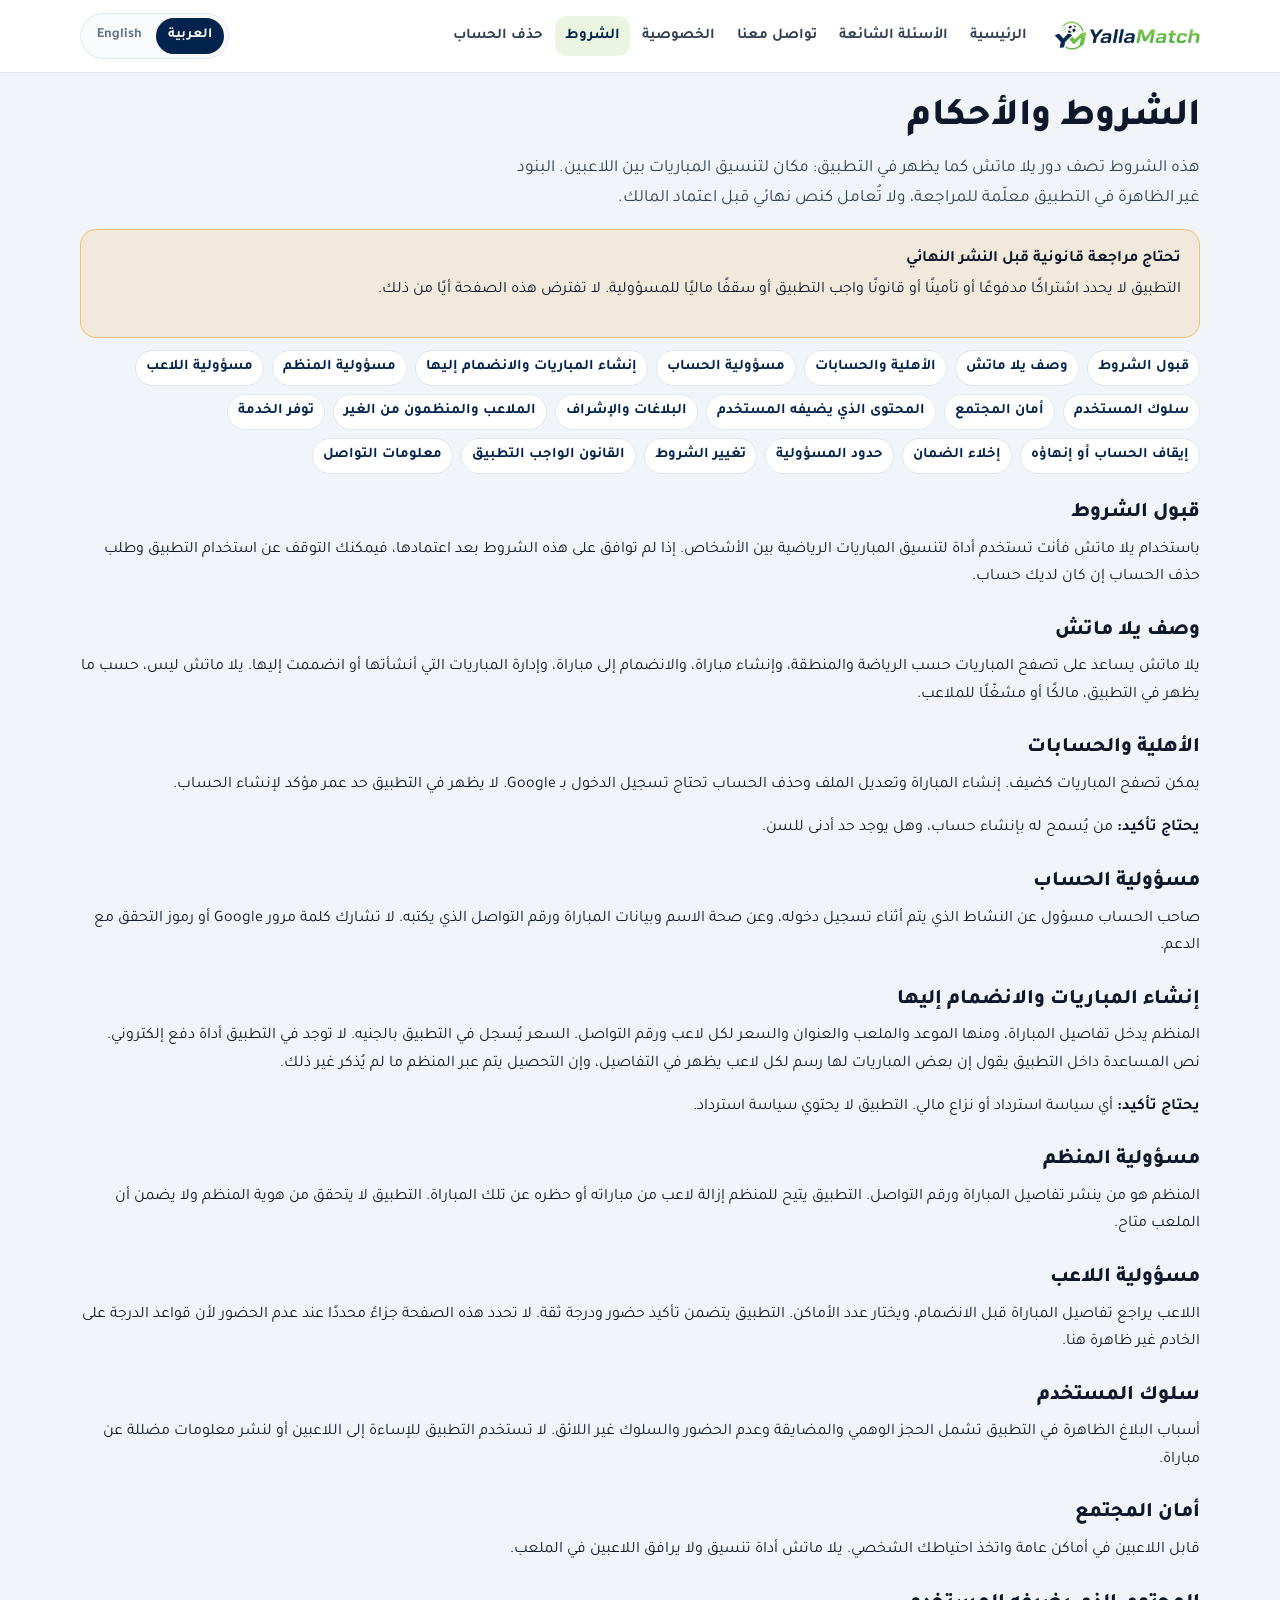
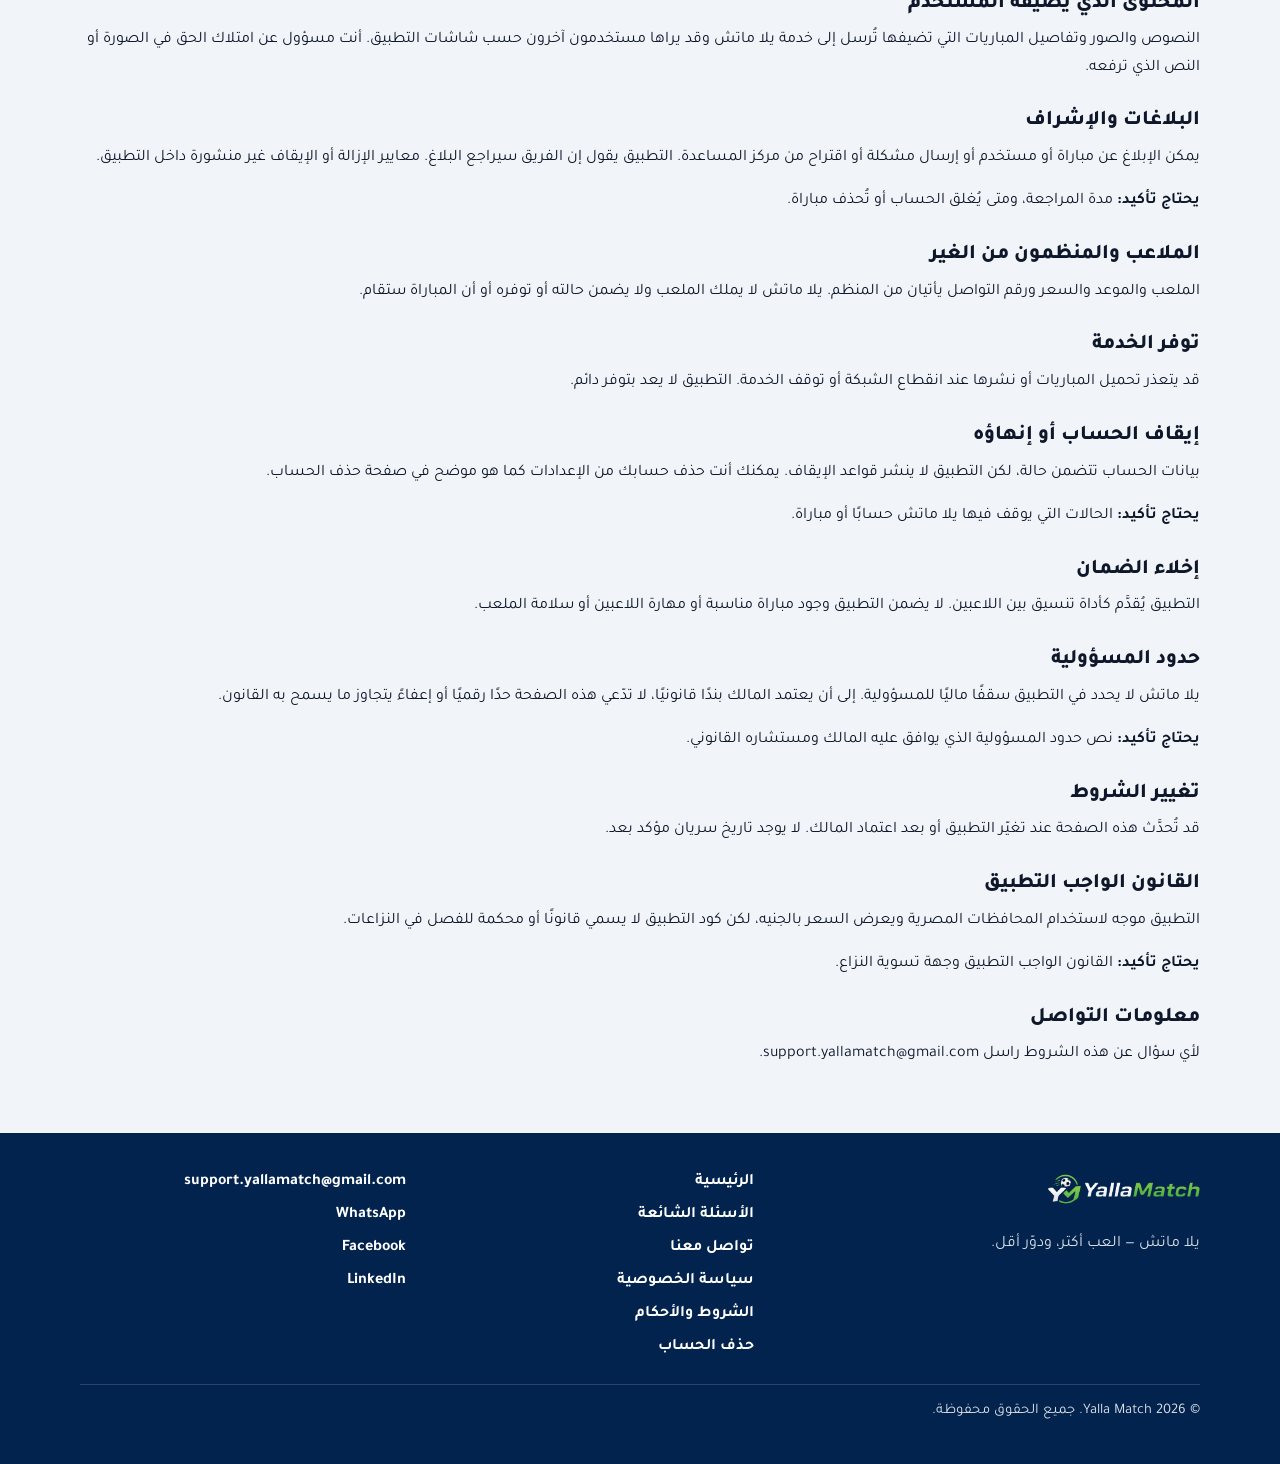
<file: ar/terms/index.html>
<!DOCTYPE html>
<html lang="ar" dir="rtl">
<head>
  <meta charset="utf-8">
  <meta name="viewport" content="width=device-width, initial-scale=1">
  <title>الشروط والأحكام | يلا ماتش</title>
  <meta name="description" content="شروط استخدام يلا ماتش لتنسيق المباريات بين اللاعبين، مع البنود التي تحتاج مراجعة قانونية.">
  <link rel="canonical" href="./">
  <link rel="alternate" hreflang="ar" href="./">
  <link rel="alternate" hreflang="en" href="../../en/terms/">
  <link rel="alternate" hreflang="x-default" href="./">
  <meta property="og:type" content="website">
  <meta property="og:title" content="الشروط والأحكام | يلا ماتش">
  <meta property="og:description" content="شروط استخدام يلا ماتش لتنسيق المباريات بين اللاعبين، مع البنود التي تحتاج مراجعة قانونية.">
  <meta property="og:locale" content="ar_EG">
  <meta property="og:locale:alternate" content="en_US">
  <meta property="og:image" content="../../assets/images/og-image.png">
  <meta property="og:url" content="./">
  <meta name="twitter:card" content="summary">
  <meta name="twitter:title" content="الشروط والأحكام | يلا ماتش">
  <meta name="twitter:description" content="شروط استخدام يلا ماتش لتنسيق المباريات بين اللاعبين، مع البنود التي تحتاج مراجعة قانونية.">
  <meta name="twitter:image" content="../../assets/images/og-image.png">
  <meta name="theme-color" content="#01234D">
  <link rel="icon" type="image/png" href="../../assets/images/favicon-32.png">
  <link rel="apple-touch-icon" href="../../assets/images/apple-touch-icon.png">
  <link rel="stylesheet" href="../../assets/css/site.css">
</head>
<body>
  <a class="skip-link" href="#content">تخطي إلى المحتوى</a>
  <header class="site-header">
    <div class="header-inner">
      <a class="brand" href="../../ar/">
        <img src="../../assets/images/logo-horizontal.png" alt="يلا ماتش" width="168" height="40">
      </a>
      <div class="header-tools">
        <nav class="lang-switch" aria-label="اللغة">
          <a href="../../ar/terms/" data-lang-link="ar" hreflang="ar" lang="ar" aria-current="true">العربية</a>
          <a href="../../en/terms/" data-lang-link="en" hreflang="en" lang="en">English</a>
        </nav>
        <button class="nav-toggle" type="button" aria-expanded="false" aria-controls="site-nav">
          <span class="visually-hidden" style="position:absolute;width:1px;height:1px;overflow:hidden;clip:rect(0 0 0 0)">القائمة</span>
          <svg viewBox="0 0 24 24" aria-hidden="true"><path d="M4 7h16M4 12h16M4 17h16" fill="none" stroke="currentColor" stroke-width="2" stroke-linecap="round"/></svg>
        </button>
      </div>
      <nav id="site-nav" class="site-nav" aria-label="القائمة">
        <ul>
          <li><a href="../../ar/">الرئيسية</a></li><li><a href="../../ar/faq/">الأسئلة الشائعة</a></li><li><a href="../../ar/contact/">تواصل معنا</a></li><li><a href="../../ar/privacy/">الخصوصية</a></li><li><a href="../../ar/terms/" aria-current="page">الشروط</a></li><li><a href="../../ar/delete-account/">حذف الحساب</a></li>
        </ul>
      </nav>
    </div>
  </header>
  <main id="content" class="main">
    
    <section class="section page-hero">
      <h1>الشروط والأحكام</h1>
      <p class="lead">هذه الشروط تصف دور يلا ماتش كما يظهر في التطبيق: مكان لتنسيق المباريات بين اللاعبين. البنود غير الظاهرة في التطبيق معلّمة للمراجعة، ولا تُعامل كنص نهائي قبل اعتماد المالك.</p>
      <div class="review-banner"><strong>تحتاج مراجعة قانونية قبل النشر النهائي</strong><p>التطبيق لا يحدد اشتراكًا مدفوعًا أو تأمينًا أو قانونًا واجب التطبيق أو سقفًا ماليًا للمسؤولية. لا تفترض هذه الصفحة أيًا من ذلك.</p></div>
      <ul class="toc"><li><a href="#accept">قبول الشروط</a></li><li><a href="#about">وصف يلا ماتش</a></li><li><a href="#eligibility">الأهلية والحسابات</a></li><li><a href="#responsibility">مسؤولية الحساب</a></li><li><a href="#matches">إنشاء المباريات والانضمام إليها</a></li><li><a href="#organizer">مسؤولية المنظم</a></li><li><a href="#player">مسؤولية اللاعب</a></li><li><a href="#conduct">سلوك المستخدم</a></li><li><a href="#safety">أمان المجتمع</a></li><li><a href="#content">المحتوى الذي يضيفه المستخدم</a></li><li><a href="#reports">البلاغات والإشراف</a></li><li><a href="#venues">الملاعب والمنظمون من الغير</a></li><li><a href="#availability">توفر الخدمة</a></li><li><a href="#suspension">إيقاف الحساب أو إنهاؤه</a></li><li><a href="#warranty">إخلاء الضمان</a></li><li><a href="#liability">حدود المسؤولية</a></li><li><a href="#changes">تغيير الشروط</a></li><li><a href="#law">القانون الواجب التطبيق</a></li><li><a href="#contact">معلومات التواصل</a></li></ul><div class="prose"><h2 id="accept">قبول الشروط</h2><p>باستخدام يلا ماتش فأنت تستخدم أداة لتنسيق المباريات الرياضية بين الأشخاص. إذا لم توافق على هذه الشروط بعد اعتمادها، فيمكنك التوقف عن استخدام التطبيق وطلب حذف الحساب إن كان لديك حساب.</p><h2 id="about">وصف يلا ماتش</h2><p>يلا ماتش يساعد على تصفح المباريات حسب الرياضة والمنطقة، وإنشاء مباراة، والانضمام إلى مباراة، وإدارة المباريات التي أنشأتها أو انضممت إليها. يلا ماتش ليس، حسب ما يظهر في التطبيق، مالكًا أو مشغّلًا للملاعب.</p><h2 id="eligibility">الأهلية والحسابات</h2><p>يمكن تصفح المباريات كضيف. إنشاء المباراة وتعديل الملف وحذف الحساب تحتاج تسجيل الدخول بـ Google. لا يظهر في التطبيق حد عمر مؤكد لإنشاء الحساب.</p><p><strong>يحتاج تأكيد:</strong> من يُسمح له بإنشاء حساب، وهل يوجد حد أدنى للسن.</p><h2 id="responsibility">مسؤولية الحساب</h2><p>صاحب الحساب مسؤول عن النشاط الذي يتم أثناء تسجيل دخوله، وعن صحة الاسم وبيانات المباراة ورقم التواصل الذي يكتبه. لا تشارك كلمة مرور Google أو رموز التحقق مع الدعم.</p><h2 id="matches">إنشاء المباريات والانضمام إليها</h2><p>المنظم يدخل تفاصيل المباراة، ومنها الموعد والملعب والعنوان والسعر لكل لاعب ورقم التواصل. السعر يُسجل في التطبيق بالجنيه. لا توجد في التطبيق أداة دفع إلكتروني. نص المساعدة داخل التطبيق يقول إن بعض المباريات لها رسم لكل لاعب يظهر في التفاصيل، وإن التحصيل يتم عبر المنظم ما لم يُذكر غير ذلك.</p><p><strong>يحتاج تأكيد:</strong> أي سياسة استرداد أو نزاع مالي. التطبيق لا يحتوي سياسة استرداد.</p><h2 id="organizer">مسؤولية المنظم</h2><p>المنظم هو من ينشر تفاصيل المباراة ورقم التواصل. التطبيق يتيح للمنظم إزالة لاعب من مباراته أو حظره عن تلك المباراة. التطبيق لا يتحقق من هوية المنظم ولا يضمن أن الملعب متاح.</p><h2 id="player">مسؤولية اللاعب</h2><p>اللاعب يراجع تفاصيل المباراة قبل الانضمام، ويختار عدد الأماكن. التطبيق يتضمن تأكيد حضور ودرجة ثقة. لا تحدد هذه الصفحة جزاءً محددًا عند عدم الحضور لأن قواعد الدرجة على الخادم غير ظاهرة هنا.</p><h2 id="conduct">سلوك المستخدم</h2><p>أسباب البلاغ الظاهرة في التطبيق تشمل الحجز الوهمي والمضايقة وعدم الحضور والسلوك غير اللائق. لا تستخدم التطبيق للإساءة إلى اللاعبين أو لنشر معلومات مضللة عن مباراة.</p><h2 id="safety">أمان المجتمع</h2><p>قابل اللاعبين في أماكن عامة واتخذ احتياطك الشخصي. يلا ماتش أداة تنسيق ولا يرافق اللاعبين في الملعب.</p><h2 id="content">المحتوى الذي يضيفه المستخدم</h2><p>النصوص والصور وتفاصيل المباريات التي تضيفها تُرسل إلى خدمة يلا ماتش وقد يراها مستخدمون آخرون حسب شاشات التطبيق. أنت مسؤول عن امتلاك الحق في الصورة أو النص الذي ترفعه.</p><h2 id="reports">البلاغات والإشراف</h2><p>يمكن الإبلاغ عن مباراة أو مستخدم أو إرسال مشكلة أو اقتراح من مركز المساعدة. التطبيق يقول إن الفريق سيراجع البلاغ. معايير الإزالة أو الإيقاف غير منشورة داخل التطبيق.</p><p><strong>يحتاج تأكيد:</strong> مدة المراجعة، ومتى يُغلق الحساب أو تُحذف مباراة.</p><h2 id="venues">الملاعب والمنظمون من الغير</h2><p>الملعب والموعد والسعر ورقم التواصل يأتيان من المنظم. يلا ماتش لا يملك الملعب ولا يضمن حالته أو توفره أو أن المباراة ستقام.</p><h2 id="availability">توفر الخدمة</h2><p>قد يتعذر تحميل المباريات أو نشرها عند انقطاع الشبكة أو توقف الخدمة. التطبيق لا يعد بتوفر دائم.</p><h2 id="suspension">إيقاف الحساب أو إنهاؤه</h2><p>بيانات الحساب تتضمن حالة، لكن التطبيق لا ينشر قواعد الإيقاف. يمكنك أنت حذف حسابك من الإعدادات كما هو موضح في صفحة حذف الحساب.</p><p><strong>يحتاج تأكيد:</strong> الحالات التي يوقف فيها يلا ماتش حسابًا أو مباراة.</p><h2 id="warranty">إخلاء الضمان</h2><p>التطبيق يُقدَّم كأداة تنسيق بين اللاعبين. لا يضمن التطبيق وجود مباراة مناسبة أو مهارة اللاعبين أو سلامة الملعب.</p><h2 id="liability">حدود المسؤولية</h2><p>يلا ماتش لا يحدد في التطبيق سقفًا ماليًا للمسؤولية. إلى أن يعتمد المالك بندًا قانونيًا، لا تدّعي هذه الصفحة حدًا رقميًا أو إعفاءً يتجاوز ما يسمح به القانون.</p><p><strong>يحتاج تأكيد:</strong> نص حدود المسؤولية الذي يوافق عليه المالك ومستشاره القانوني.</p><h2 id="changes">تغيير الشروط</h2><p>قد تُحدَّث هذه الصفحة عند تغيّر التطبيق أو بعد اعتماد المالك. لا يوجد تاريخ سريان مؤكد بعد.</p><h2 id="law">القانون الواجب التطبيق</h2><p>التطبيق موجه لاستخدام المحافظات المصرية ويعرض السعر بالجنيه، لكن كود التطبيق لا يسمي قانونًا أو محكمة للفصل في النزاعات.</p><p><strong>يحتاج تأكيد:</strong> القانون الواجب التطبيق وجهة تسوية النزاع.</p><h2 id="contact">معلومات التواصل</h2><p>لأي سؤال عن هذه الشروط راسل support.yallamatch@gmail.com.</p></div>
    </section>
    
  </main>
  <footer class="site-footer">
    <div class="footer-inner">
      <div class="footer-grid">
        <div class="footer-brand">
          <img src="../../assets/images/logo-horizontal-white.png" alt="يلا ماتش" width="190" height="42">
          <p>يلا ماتش — العب أكتر، ودوّر أقل.</p>
        </div>
        <div>
          <ul class="footer-links"><li><a href="../../ar/">الرئيسية</a></li><li><a href="../../ar/faq/">الأسئلة الشائعة</a></li><li><a href="../../ar/contact/">تواصل معنا</a></li><li><a href="../../ar/privacy/">سياسة الخصوصية</a></li><li><a href="../../ar/terms/">الشروط والأحكام</a></li><li><a href="../../ar/delete-account/">حذف الحساب</a></li></ul>
        </div>
        <div>
          <ul class="footer-links">
            <li><a class="ltr" href="mailto:support.yallamatch@gmail.com">support.yallamatch@gmail.com</a></li>
            <li><a href="https://wa.me/201019260479" target="_blank" rel="noopener noreferrer">WhatsApp</a></li>
            <li><a href="https://www.facebook.com/profile.php?id=61593627575914" target="_blank" rel="noopener noreferrer">Facebook</a></li>
            <li><a href="https://www.linkedin.com/in/akram-mousa-29a83b206/" target="_blank" rel="noopener noreferrer">LinkedIn</a></li>
          </ul>
        </div>
      </div>
      <p class="footer-bottom">© <span id="copyright-year">2026</span> Yalla Match. جميع الحقوق محفوظة.</p>
    </div>
  </footer>
  <script src="../../assets/js/site-config.js"></script>
  <script src="../../assets/js/site.js"></script>
</body>
</html>
</file>
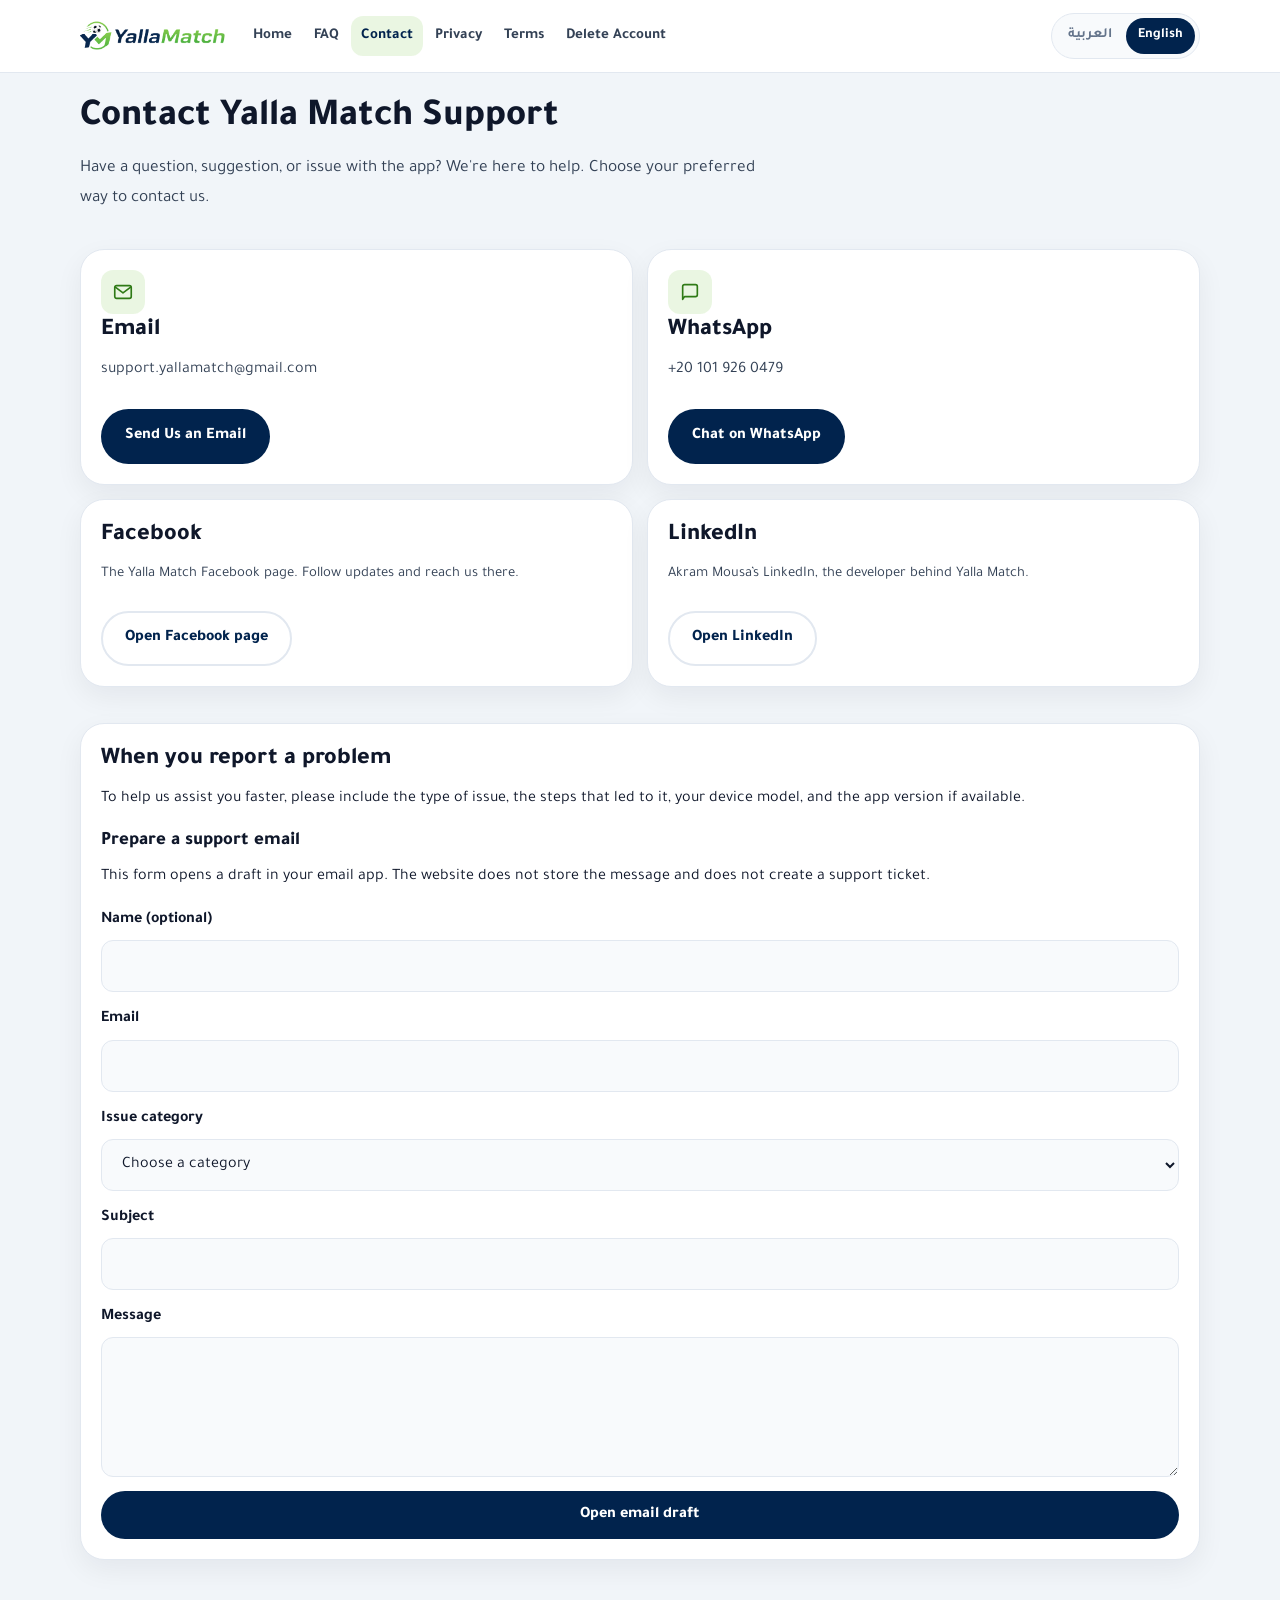
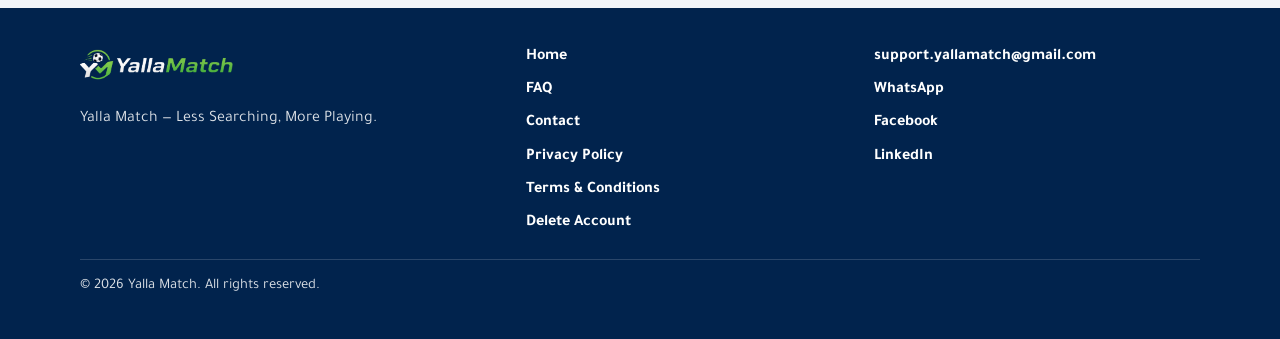
<file: en/contact/index.html>
<!DOCTYPE html>
<html lang="en" dir="ltr">
<head>
  <meta charset="utf-8">
  <meta name="viewport" content="width=device-width, initial-scale=1">
  <title>Contact Us | Yalla Match Support</title>
  <meta name="description" content="Email or WhatsApp Yalla Match support, or prepare a draft report about a problem in the app.">
  <link rel="canonical" href="./">
  <link rel="alternate" hreflang="ar" href="../../ar/contact/">
  <link rel="alternate" hreflang="en" href="./">
  <link rel="alternate" hreflang="x-default" href="../../ar/contact/">
  <meta property="og:type" content="website">
  <meta property="og:title" content="Contact Us | Yalla Match Support">
  <meta property="og:description" content="Email or WhatsApp Yalla Match support, or prepare a draft report about a problem in the app.">
  <meta property="og:locale" content="en_US">
  <meta property="og:locale:alternate" content="ar_EG">
  <meta property="og:image" content="../../assets/images/og-image.png">
  <meta property="og:url" content="./">
  <meta name="twitter:card" content="summary">
  <meta name="twitter:title" content="Contact Us | Yalla Match Support">
  <meta name="twitter:description" content="Email or WhatsApp Yalla Match support, or prepare a draft report about a problem in the app.">
  <meta name="twitter:image" content="../../assets/images/og-image.png">
  <meta name="theme-color" content="#01234D">
  <link rel="icon" type="image/png" href="../../assets/images/favicon-32.png">
  <link rel="apple-touch-icon" href="../../assets/images/apple-touch-icon.png">
  <link rel="stylesheet" href="../../assets/css/site.css">
</head>
<body>
  <a class="skip-link" href="#content">Skip to content</a>
  <header class="site-header">
    <div class="header-inner">
      <a class="brand" href="../../en/">
        <img src="../../assets/images/logo-horizontal.png" alt="Yalla Match" width="168" height="40">
      </a>
      <div class="header-tools">
        <nav class="lang-switch" aria-label="Language">
          <a href="../../ar/contact/" data-lang-link="ar" hreflang="ar" lang="ar">العربية</a>
          <a href="../../en/contact/" data-lang-link="en" hreflang="en" lang="en" aria-current="true">English</a>
        </nav>
        <button class="nav-toggle" type="button" aria-expanded="false" aria-controls="site-nav">
          <span class="visually-hidden" style="position:absolute;width:1px;height:1px;overflow:hidden;clip:rect(0 0 0 0)">Menu</span>
          <svg viewBox="0 0 24 24" aria-hidden="true"><path d="M4 7h16M4 12h16M4 17h16" fill="none" stroke="currentColor" stroke-width="2" stroke-linecap="round"/></svg>
        </button>
      </div>
      <nav id="site-nav" class="site-nav" aria-label="Menu">
        <ul>
          <li><a href="../../en/">Home</a></li><li><a href="../../en/faq/">FAQ</a></li><li><a href="../../en/contact/" aria-current="page">Contact</a></li><li><a href="../../en/privacy/">Privacy</a></li><li><a href="../../en/terms/">Terms</a></li><li><a href="../../en/delete-account/">Delete Account</a></li>
        </ul>
      </nav>
    </div>
  </header>
  <main id="content" class="main">
    
    <section class="section page-hero">
      <h1>Contact Yalla Match Support</h1>
      <p class="lead">Have a question, suggestion, or issue with the app? We&#x27;re here to help. Choose your preferred way to contact us.</p>
    </section>
    <section class="section contact-grid" aria-label="Contact Yalla Match Support">
      <article class="contact-card"><span class="icon-badge"><svg viewBox="0 0 24 24" aria-hidden="true"><rect x="3" y="5" width="18" height="14" rx="2"/><path d="M4 7l8 6 8-6"/></svg></span><h2>Email</h2><p class="ltr">support.yallamatch@gmail.com</p><a class="button button-navy" href="mailto:support.yallamatch@gmail.com">Send Us an Email</a></article>
      <article class="contact-card"><span class="icon-badge"><svg viewBox="0 0 24 24" aria-hidden="true"><path d="M6 17l-2 3V6a2 2 0 0 1 2-2h12a2 2 0 0 1 2 2v9a2 2 0 0 1-2 2H6z"/></svg></span><h2>WhatsApp</h2><p class="ltr">+20 101 926 0479</p><a class="button button-navy" href="https://wa.me/201019260479" target="_blank" rel="noopener noreferrer">Chat on WhatsApp</a></article>
      <article class="contact-card"><h2>Facebook</h2><p class="social-note">The Yalla Match Facebook page. Follow updates and reach us there.</p><a class="button button-ghost" href="https://www.facebook.com/profile.php?id=61593627575914" target="_blank" rel="noopener noreferrer">Open Facebook page</a></article>
      <article class="contact-card"><h2>LinkedIn</h2><p class="social-note">Akram Mousa’s LinkedIn, the developer behind Yalla Match.</p><a class="button button-ghost" href="https://www.linkedin.com/in/akram-mousa-29a83b206/" target="_blank" rel="noopener noreferrer">Open LinkedIn</a></article>
    </section>
    <section class="section panel">
      <h2>When you report a problem</h2>
      <p>To help us assist you faster, please include the type of issue, the steps that led to it, your device model, and the app version if available.</p>
      <h3>Prepare a support email</h3>
      <p>This form opens a draft in your email app. The website does not store the message and does not create a support ticket.</p>
      <form id="support-form" class="form-grid" novalidate
        data-support-email="support.yallamatch@gmail.com"
        data-subject-prefix="Yalla Match Support"
        data-intro="Message from the Yalla Match support form:"
        data-footer="This is only a draft. It is not sent until you send it from your email app."
        data-status-ready="A draft was handed to your email app. It has not been sent, and this website did not store it."
        data-label-name="Name (optional)"
        data-label-email="Email"
        data-label-category="Issue category"
        data-label-subject="Subject"
        data-label-message="Message"
        data-error-email="Enter a valid email address."
        data-error-category="Choose an issue category."
        data-error-subject="Enter a subject."
        data-error-message="Describe the issue in at least 10 characters.">
        <p id="form-error" class="form-error" hidden></p>
        <p id="form-status" class="form-status" role="status" hidden></p>
        <label>Name (optional)<input name="name" type="text" autocomplete="name"></label>
        <label>Email<input name="email" type="email" autocomplete="email" required class="ltr"></label>
        <label>Issue category<select name="category" required><option value="">Choose a category</option><option value="bug">Bug</option><option value="feature">Feature request</option><option value="account">Account</option><option value="match">Match</option><option value="other">Other</option></select></label>
        <label>Subject<input name="subject" type="text" required></label>
        <label>Message<textarea name="message" required></textarea></label>
        <button class="button button-navy" type="submit">Open email draft</button>
      </form>
    </section>
    
  </main>
  <footer class="site-footer">
    <div class="footer-inner">
      <div class="footer-grid">
        <div class="footer-brand">
          <img src="../../assets/images/logo-horizontal-white.png" alt="Yalla Match" width="190" height="42">
          <p>Yalla Match — Less Searching, More Playing.</p>
        </div>
        <div>
          <ul class="footer-links"><li><a href="../../en/">Home</a></li><li><a href="../../en/faq/">FAQ</a></li><li><a href="../../en/contact/">Contact</a></li><li><a href="../../en/privacy/">Privacy Policy</a></li><li><a href="../../en/terms/">Terms &amp; Conditions</a></li><li><a href="../../en/delete-account/">Delete Account</a></li></ul>
        </div>
        <div>
          <ul class="footer-links">
            <li><a class="ltr" href="mailto:support.yallamatch@gmail.com">support.yallamatch@gmail.com</a></li>
            <li><a href="https://wa.me/201019260479" target="_blank" rel="noopener noreferrer">WhatsApp</a></li>
            <li><a href="https://www.facebook.com/profile.php?id=61593627575914" target="_blank" rel="noopener noreferrer">Facebook</a></li>
            <li><a href="https://www.linkedin.com/in/akram-mousa-29a83b206/" target="_blank" rel="noopener noreferrer">LinkedIn</a></li>
          </ul>
        </div>
      </div>
      <p class="footer-bottom">© <span id="copyright-year">2026</span> Yalla Match. All rights reserved.</p>
    </div>
  </footer>
  <script src="../../assets/js/site-config.js"></script>
  <script src="../../assets/js/site.js"></script>
</body>
</html>
</file>
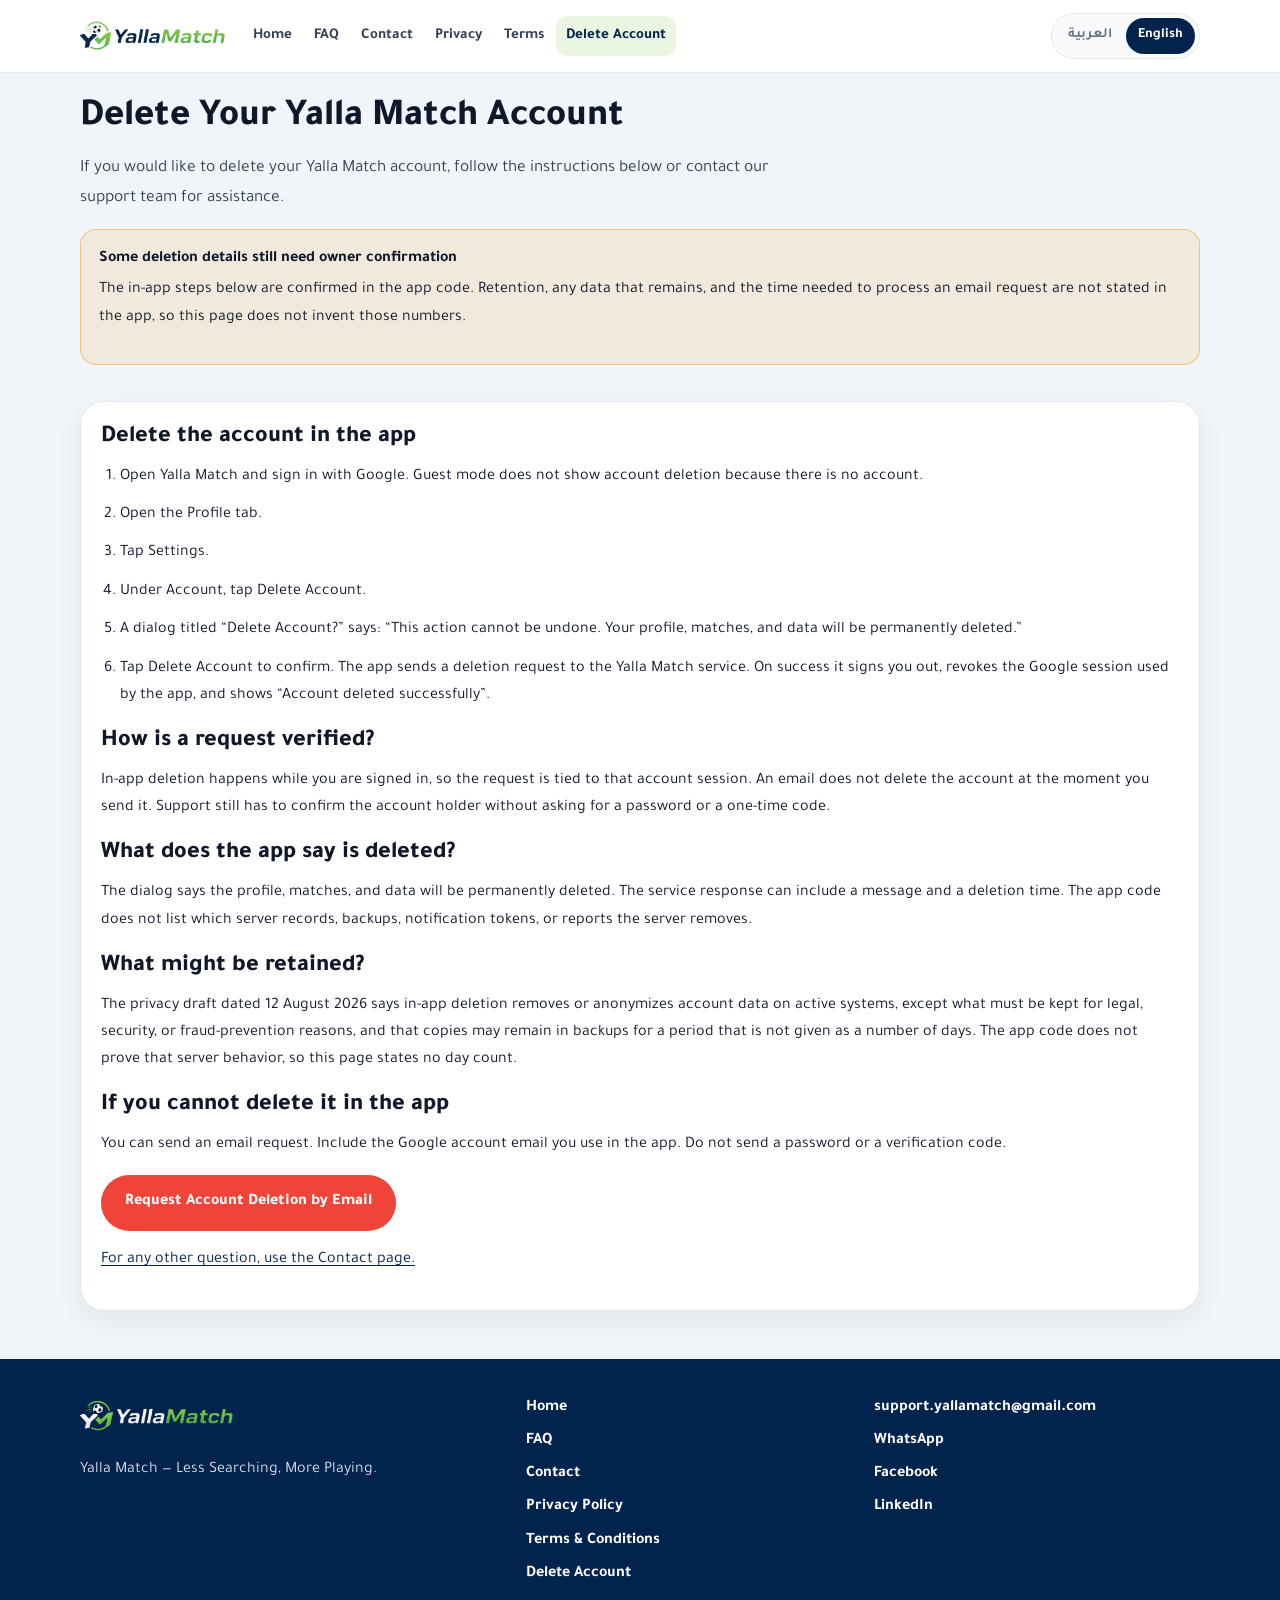
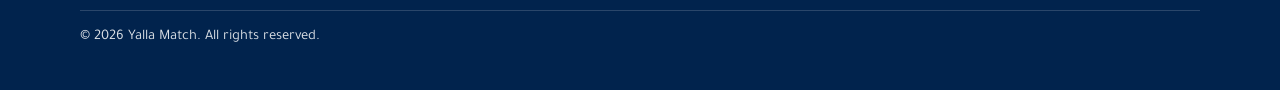
<file: en/delete-account/index.html>
<!DOCTYPE html>
<html lang="en" dir="ltr">
<head>
  <meta charset="utf-8">
  <meta name="viewport" content="width=device-width, initial-scale=1">
  <title>Delete Account | Yalla Match</title>
  <meta name="description" content="How to delete a Yalla Match account from Settings, and how to request deletion by email without sending a password.">
  <link rel="canonical" href="./">
  <link rel="alternate" hreflang="ar" href="../../ar/delete-account/">
  <link rel="alternate" hreflang="en" href="./">
  <link rel="alternate" hreflang="x-default" href="../../ar/delete-account/">
  <meta property="og:type" content="website">
  <meta property="og:title" content="Delete Account | Yalla Match">
  <meta property="og:description" content="How to delete a Yalla Match account from Settings, and how to request deletion by email without sending a password.">
  <meta property="og:locale" content="en_US">
  <meta property="og:locale:alternate" content="ar_EG">
  <meta property="og:image" content="../../assets/images/og-image.png">
  <meta property="og:url" content="./">
  <meta name="twitter:card" content="summary">
  <meta name="twitter:title" content="Delete Account | Yalla Match">
  <meta name="twitter:description" content="How to delete a Yalla Match account from Settings, and how to request deletion by email without sending a password.">
  <meta name="twitter:image" content="../../assets/images/og-image.png">
  <meta name="theme-color" content="#01234D">
  <link rel="icon" type="image/png" href="../../assets/images/favicon-32.png">
  <link rel="apple-touch-icon" href="../../assets/images/apple-touch-icon.png">
  <link rel="stylesheet" href="../../assets/css/site.css">
</head>
<body>
  <a class="skip-link" href="#content">Skip to content</a>
  <header class="site-header">
    <div class="header-inner">
      <a class="brand" href="../../en/">
        <img src="../../assets/images/logo-horizontal.png" alt="Yalla Match" width="168" height="40">
      </a>
      <div class="header-tools">
        <nav class="lang-switch" aria-label="Language">
          <a href="../../ar/delete-account/" data-lang-link="ar" hreflang="ar" lang="ar">العربية</a>
          <a href="../../en/delete-account/" data-lang-link="en" hreflang="en" lang="en" aria-current="true">English</a>
        </nav>
        <button class="nav-toggle" type="button" aria-expanded="false" aria-controls="site-nav">
          <span class="visually-hidden" style="position:absolute;width:1px;height:1px;overflow:hidden;clip:rect(0 0 0 0)">Menu</span>
          <svg viewBox="0 0 24 24" aria-hidden="true"><path d="M4 7h16M4 12h16M4 17h16" fill="none" stroke="currentColor" stroke-width="2" stroke-linecap="round"/></svg>
        </button>
      </div>
      <nav id="site-nav" class="site-nav" aria-label="Menu">
        <ul>
          <li><a href="../../en/">Home</a></li><li><a href="../../en/faq/">FAQ</a></li><li><a href="../../en/contact/">Contact</a></li><li><a href="../../en/privacy/">Privacy</a></li><li><a href="../../en/terms/">Terms</a></li><li><a href="../../en/delete-account/" aria-current="page">Delete Account</a></li>
        </ul>
      </nav>
    </div>
  </header>
  <main id="content" class="main">
    
    <section class="section page-hero">
      <h1>Delete Your Yalla Match Account</h1>
      <p class="lead">If you would like to delete your Yalla Match account, follow the instructions below or contact our support team for assistance.</p>
      <div class="review-banner"><strong>Some deletion details still need owner confirmation</strong><p>The in-app steps below are confirmed in the app code. Retention, any data that remains, and the time needed to process an email request are not stated in the app, so this page does not invent those numbers.</p></div>
    </section>
    <section class="section panel">
      <h2>Delete the account in the app</h2>
      <ol class="steps-list"><li>Open Yalla Match and sign in with Google. Guest mode does not show account deletion because there is no account.</li><li>Open the Profile tab.</li><li>Tap Settings.</li><li>Under Account, tap Delete Account.</li><li>A dialog titled “Delete Account?” says: “This action cannot be undone. Your profile, matches, and data will be permanently deleted.”</li><li>Tap Delete Account to confirm. The app sends a deletion request to the Yalla Match service. On success it signs you out, revokes the Google session used by the app, and shows “Account deleted successfully”.</li></ol>
      <h2>How is a request verified?</h2>
      <p>In-app deletion happens while you are signed in, so the request is tied to that account session. An email does not delete the account at the moment you send it. Support still has to confirm the account holder without asking for a password or a one-time code.</p>
      <h2>What does the app say is deleted?</h2>
      <p>The dialog says the profile, matches, and data will be permanently deleted. The service response can include a message and a deletion time. The app code does not list which server records, backups, notification tokens, or reports the server removes.</p>
      <h2>What might be retained?</h2>
      <p>The privacy draft dated 12 August 2026 says in-app deletion removes or anonymizes account data on active systems, except what must be kept for legal, security, or fraud-prevention reasons, and that copies may remain in backups for a period that is not given as a number of days. The app code does not prove that server behavior, so this page states no day count.</p>
      <h2>If you cannot delete it in the app</h2>
      <p>You can send an email request. Include the Google account email you use in the app. Do not send a password or a verification code.</p>
      <p><a class="button button-danger" href="mailto:support.yallamatch@gmail.com?subject=Yalla%20Match%20-%20Account%20Deletion%20Request&amp;body=Hello%20Yalla%20Match%20Support%2C%0A%0AI%20request%20deletion%20of%20my%20Yalla%20Match%20account%20and%20the%20associated%20data.%0A%0AGoogle%20account%20email%20used%20in%20the%20app%3A%0AExtra%20details%3A%0A%0APlease%20do%20not%20send%20a%20password%2C%20OTP%2C%20or%20any%20other%20authentication%20secret.%0A%0A%D9%85%D8%B1%D8%AD%D8%A8%D8%A7%D9%8B%20%D9%81%D8%B1%D9%8A%D9%82%20%D8%AF%D8%B9%D9%85%20%D9%8A%D9%84%D8%A7%20%D9%85%D8%A7%D8%AA%D8%B4%D8%8C%0A%0A%D8%A3%D8%B7%D9%84%D8%A8%20%D8%AD%D8%B0%D9%81%20%D8%AD%D8%B3%D8%A7%D8%A8%D9%8A%20%D9%81%D9%8A%20%D9%8A%D9%84%D8%A7%20%D9%85%D8%A7%D8%AA%D8%B4%20%D9%88%D8%A7%D9%84%D8%A8%D9%8A%D8%A7%D9%86%D8%A7%D8%AA%20%D8%A7%D9%84%D9%85%D8%B1%D8%AA%D8%A8%D8%B7%D8%A9%20%D8%A8%D9%87.%0A%0A%D8%A7%D9%84%D8%A8%D8%B1%D9%8A%D8%AF%20%D8%A7%D9%84%D8%A5%D9%84%D9%83%D8%AA%D8%B1%D9%88%D9%86%D9%8A%20%D9%84%D8%AD%D8%B3%D8%A7%D8%A8%20Google%20%D8%A7%D9%84%D9%85%D8%B3%D8%AA%D8%AE%D8%AF%D9%85%20%D9%81%D9%8A%20%D8%A7%D9%84%D8%AA%D8%B7%D8%A8%D9%8A%D9%82%3A%0A%D8%AA%D9%81%D8%A7%D8%B5%D9%8A%D9%84%20%D8%A5%D8%B6%D8%A7%D9%81%D9%8A%D8%A9%3A%0A%0A%D9%84%D8%A7%20%D8%AA%D8%B1%D8%B3%D9%84%20%D9%83%D9%84%D9%85%D8%A9%20%D8%A7%D9%84%D9%85%D8%B1%D9%88%D8%B1%20%D8%A3%D9%88%20%D8%B1%D9%85%D8%B2%20%D8%A7%D9%84%D8%AA%D8%AD%D9%82%D9%82%20%D8%A3%D9%88%20%D8%A3%D9%8A%20%D8%A8%D9%8A%D8%A7%D9%86%D8%A7%D8%AA%20%D8%AF%D8%AE%D9%88%D9%84%20%D8%B3%D8%B1%D9%8A%D8%A9.%0A">Request Account Deletion by Email</a></p>
      <p><a href="../../en/contact/">For any other question, use the Contact page.</a></p>
    </section>
    
  </main>
  <footer class="site-footer">
    <div class="footer-inner">
      <div class="footer-grid">
        <div class="footer-brand">
          <img src="../../assets/images/logo-horizontal-white.png" alt="Yalla Match" width="190" height="42">
          <p>Yalla Match — Less Searching, More Playing.</p>
        </div>
        <div>
          <ul class="footer-links"><li><a href="../../en/">Home</a></li><li><a href="../../en/faq/">FAQ</a></li><li><a href="../../en/contact/">Contact</a></li><li><a href="../../en/privacy/">Privacy Policy</a></li><li><a href="../../en/terms/">Terms &amp; Conditions</a></li><li><a href="../../en/delete-account/">Delete Account</a></li></ul>
        </div>
        <div>
          <ul class="footer-links">
            <li><a class="ltr" href="mailto:support.yallamatch@gmail.com">support.yallamatch@gmail.com</a></li>
            <li><a href="https://wa.me/201019260479" target="_blank" rel="noopener noreferrer">WhatsApp</a></li>
            <li><a href="https://www.facebook.com/profile.php?id=61593627575914" target="_blank" rel="noopener noreferrer">Facebook</a></li>
            <li><a href="https://www.linkedin.com/in/akram-mousa-29a83b206/" target="_blank" rel="noopener noreferrer">LinkedIn</a></li>
          </ul>
        </div>
      </div>
      <p class="footer-bottom">© <span id="copyright-year">2026</span> Yalla Match. All rights reserved.</p>
    </div>
  </footer>
  <script src="../../assets/js/site-config.js"></script>
  <script src="../../assets/js/site.js"></script>
</body>
</html>
</file>
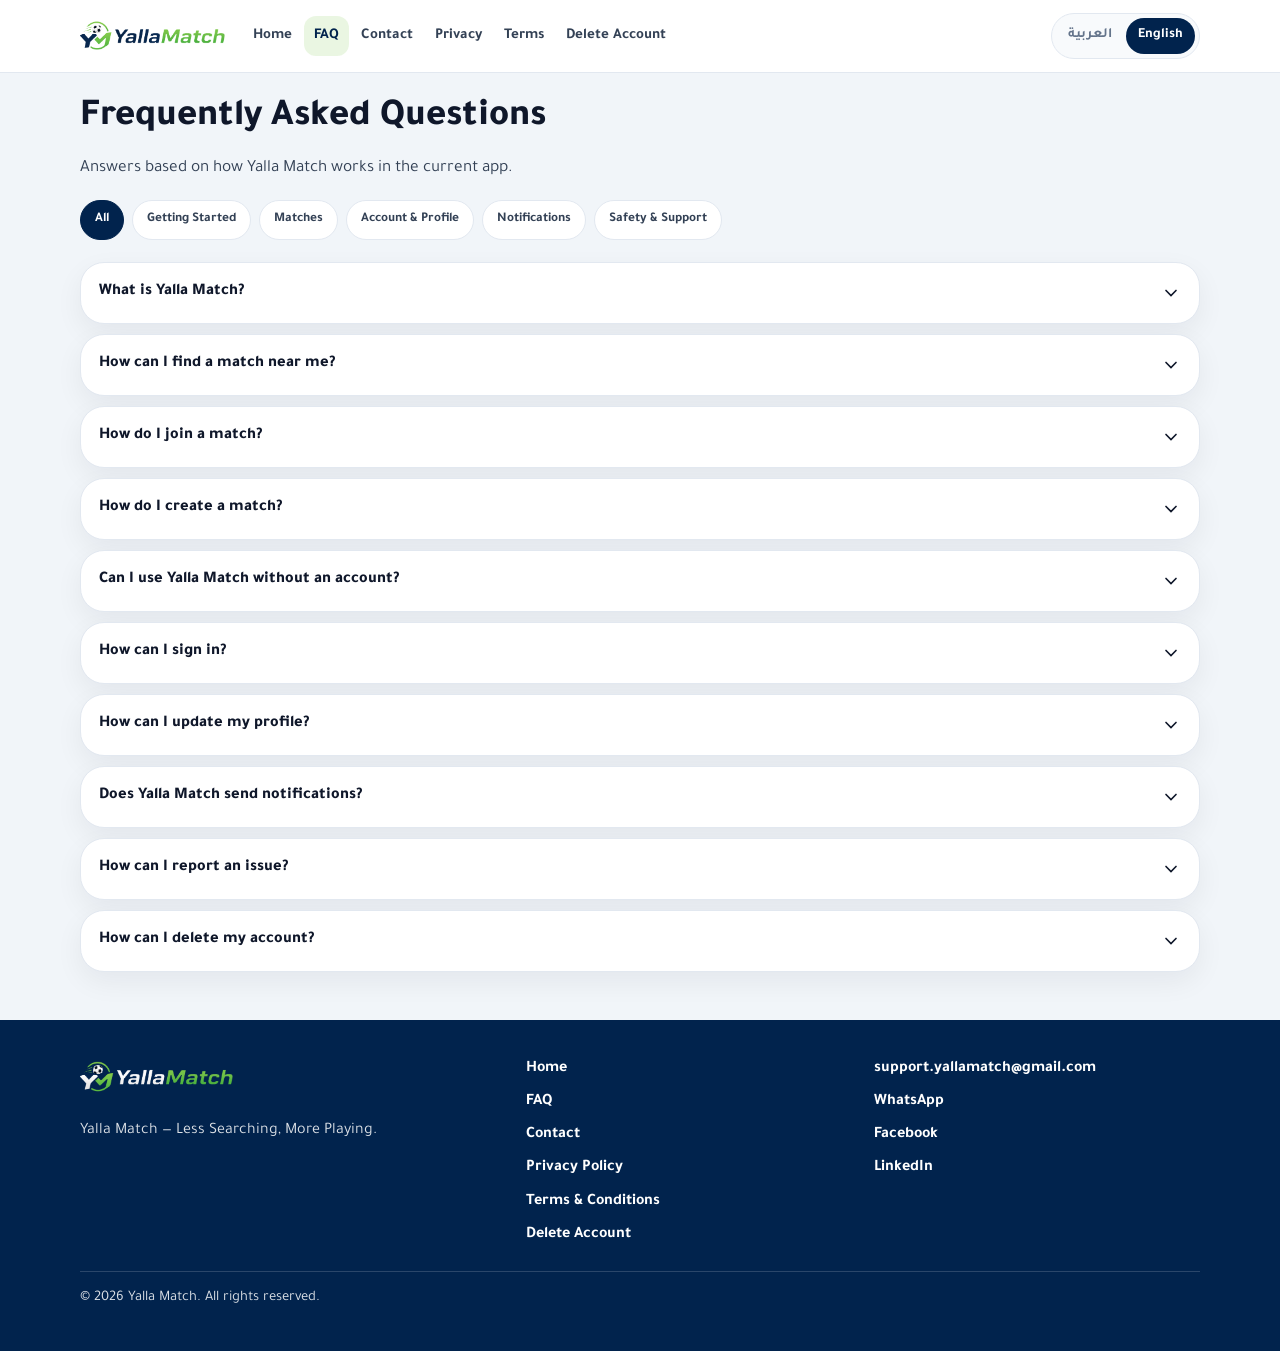
<file: en/faq/index.html>
<!DOCTYPE html>
<html lang="en" dir="ltr">
<head>
  <meta charset="utf-8">
  <meta name="viewport" content="width=device-width, initial-scale=1">
  <title>FAQ | Yalla Match Support</title>
  <meta name="description" content="Answers about signing in, finding matches, creating a game, notifications, and deleting your Yalla Match account.">
  <link rel="canonical" href="./">
  <link rel="alternate" hreflang="ar" href="../../ar/faq/">
  <link rel="alternate" hreflang="en" href="./">
  <link rel="alternate" hreflang="x-default" href="../../ar/faq/">
  <meta property="og:type" content="website">
  <meta property="og:title" content="FAQ | Yalla Match Support">
  <meta property="og:description" content="Answers about signing in, finding matches, creating a game, notifications, and deleting your Yalla Match account.">
  <meta property="og:locale" content="en_US">
  <meta property="og:locale:alternate" content="ar_EG">
  <meta property="og:image" content="../../assets/images/og-image.png">
  <meta property="og:url" content="./">
  <meta name="twitter:card" content="summary">
  <meta name="twitter:title" content="FAQ | Yalla Match Support">
  <meta name="twitter:description" content="Answers about signing in, finding matches, creating a game, notifications, and deleting your Yalla Match account.">
  <meta name="twitter:image" content="../../assets/images/og-image.png">
  <meta name="theme-color" content="#01234D">
  <link rel="icon" type="image/png" href="../../assets/images/favicon-32.png">
  <link rel="apple-touch-icon" href="../../assets/images/apple-touch-icon.png">
  <link rel="stylesheet" href="../../assets/css/site.css">
</head>
<body>
  <a class="skip-link" href="#content">Skip to content</a>
  <header class="site-header">
    <div class="header-inner">
      <a class="brand" href="../../en/">
        <img src="../../assets/images/logo-horizontal.png" alt="Yalla Match" width="168" height="40">
      </a>
      <div class="header-tools">
        <nav class="lang-switch" aria-label="Language">
          <a href="../../ar/faq/" data-lang-link="ar" hreflang="ar" lang="ar">العربية</a>
          <a href="../../en/faq/" data-lang-link="en" hreflang="en" lang="en" aria-current="true">English</a>
        </nav>
        <button class="nav-toggle" type="button" aria-expanded="false" aria-controls="site-nav">
          <span class="visually-hidden" style="position:absolute;width:1px;height:1px;overflow:hidden;clip:rect(0 0 0 0)">Menu</span>
          <svg viewBox="0 0 24 24" aria-hidden="true"><path d="M4 7h16M4 12h16M4 17h16" fill="none" stroke="currentColor" stroke-width="2" stroke-linecap="round"/></svg>
        </button>
      </div>
      <nav id="site-nav" class="site-nav" aria-label="Menu">
        <ul>
          <li><a href="../../en/">Home</a></li><li><a href="../../en/faq/" aria-current="page">FAQ</a></li><li><a href="../../en/contact/">Contact</a></li><li><a href="../../en/privacy/">Privacy</a></li><li><a href="../../en/terms/">Terms</a></li><li><a href="../../en/delete-account/">Delete Account</a></li>
        </ul>
      </nav>
    </div>
  </header>
  <main id="content" class="main">
    
    <section class="section page-hero">
      <h1>Frequently Asked Questions</h1>
      <p class="lead">Answers based on how Yalla Match works in the current app.</p>
      <div class="filters" role="group" aria-label="Frequently Asked Questions"><button class="filter-chip" type="button" data-filter="all" aria-pressed="true">All</button><button class="filter-chip" type="button" data-filter="start" aria-pressed="false">Getting Started</button><button class="filter-chip" type="button" data-filter="matches" aria-pressed="false">Matches</button><button class="filter-chip" type="button" data-filter="account" aria-pressed="false">Account &amp; Profile</button><button class="filter-chip" type="button" data-filter="notifications" aria-pressed="false">Notifications</button><button class="filter-chip" type="button" data-filter="safety" aria-pressed="false">Safety &amp; Support</button></div>
      <div class="faq-list"><article class="faq-item" data-category="start">
              <h3><button id="faq-button-1" type="button" aria-expanded="false" aria-controls="faq-panel-1"><span>What is Yalla Match?</span><svg class="chevron" viewBox="0 0 24 24" aria-hidden="true"><path d="M6 9l6 6 6-6" fill="none" stroke="currentColor" stroke-width="2" stroke-linecap="round"/></svg></button></h3>
              <div class="faq-panel" id="faq-panel-1" role="region" aria-labelledby="faq-button-1"><p>Yalla Match is a sports application that helps you discover games, join available matches, and organize your own matches with other players. The sports you see depend on the list returned by the service.</p></div>
            </article><article class="faq-item" data-category="matches">
              <h3><button id="faq-button-2" type="button" aria-expanded="false" aria-controls="faq-panel-2"><span>How can I find a match near me?</span><svg class="chevron" viewBox="0 0 24 24" aria-hidden="true"><path d="M6 9l6 6 6-6" fill="none" stroke="currentColor" stroke-width="2" stroke-linecap="round"/></svg></button></h3>
              <div class="faq-panel" id="faq-panel-2" role="region" aria-labelledby="faq-button-2"><p>From Home, browse matches and filter them by sport and by governorate, city, or village, then open a match for its details. The app does not ask for device location permission. If a distance is shown, it comes from the match information returned by the service.</p></div>
            </article><article class="faq-item" data-category="matches">
              <h3><button id="faq-button-3" type="button" aria-expanded="false" aria-controls="faq-panel-3"><span>How do I join a match?</span><svg class="chevron" viewBox="0 0 24 24" aria-hidden="true"><path d="M6 9l6 6 6-6" fill="none" stroke="currentColor" stroke-width="2" stroke-linecap="round"/></svg></button></h3>
              <div class="faq-panel" id="faq-panel-3" role="region" aria-labelledby="faq-button-3"><p>Select a suitable match, review its details and available spots, then use the join option on the match details screen. You can choose how many spots to book. Joining is an account action. Guest mode is for browsing.</p></div>
            </article><article class="faq-item" data-category="matches">
              <h3><button id="faq-button-4" type="button" aria-expanded="false" aria-controls="faq-panel-4"><span>How do I create a match?</span><svg class="chevron" viewBox="0 0 24 24" aria-hidden="true"><path d="M6 9l6 6 6-6" fill="none" stroke="currentColor" stroke-width="2" stroke-linecap="round"/></svg></button></h3>
              <div class="faq-panel" id="faq-panel-4" role="region" aria-labelledby="faq-button-4"><p>Sign in with Google and open the Create tab. Enter the match title, sport, stadium, address, governorate, city, village, contact phone, date, time, player counts, required skill level, and price per player, then tap Publish Match. The description is optional. If you are browsing as a guest, the app asks you to sign in before publishing.</p></div>
            </article><article class="faq-item" data-category="start">
              <h3><button id="faq-button-5" type="button" aria-expanded="false" aria-controls="faq-panel-5"><span>Can I use Yalla Match without an account?</span><svg class="chevron" viewBox="0 0 24 24" aria-hidden="true"><path d="M6 9l6 6 6-6" fill="none" stroke="currentColor" stroke-width="2" stroke-linecap="round"/></svg></button></h3>
              <div class="faq-panel" id="faq-panel-5" role="region" aria-labelledby="faq-button-5"><p>Yes. On the sign-in screen, choose Join as Guest to browse matches. Creating a match, editing a profile, and deleting an account require signing in.</p></div>
            </article><article class="faq-item" data-category="start">
              <h3><button id="faq-button-6" type="button" aria-expanded="false" aria-controls="faq-panel-6"><span>How can I sign in?</span><svg class="chevron" viewBox="0 0 24 24" aria-hidden="true"><path d="M6 9l6 6 6-6" fill="none" stroke="currentColor" stroke-width="2" stroke-linecap="round"/></svg></button></h3>
              <div class="faq-panel" id="faq-panel-6" role="region" aria-labelledby="faq-button-6"><p>On the sign-in screen, tap Google Sign In. The screen uses a Google account. It does not show another sign-in method.</p></div>
            </article><article class="faq-item" data-category="account">
              <h3><button id="faq-button-7" type="button" aria-expanded="false" aria-controls="faq-panel-7"><span>How can I update my profile?</span><svg class="chevron" viewBox="0 0 24 24" aria-hidden="true"><path d="M6 9l6 6 6-6" fill="none" stroke="currentColor" stroke-width="2" stroke-linecap="round"/></svg></button></h3>
              <div class="faq-panel" id="faq-panel-7" role="region" aria-labelledby="faq-button-7"><p>Open Profile, then Edit Profile. You can update your name, photo from the camera or gallery, bio, age, favorite sports, preferred position, and governorate, city, or village. You can also link a mobile number from your profile if you choose to add one.</p></div>
            </article><article class="faq-item" data-category="notifications">
              <h3><button id="faq-button-8" type="button" aria-expanded="false" aria-controls="faq-panel-8"><span>Does Yalla Match send notifications?</span><svg class="chevron" viewBox="0 0 24 24" aria-hidden="true"><path d="M6 9l6 6 6-6" fill="none" stroke="currentColor" stroke-width="2" stroke-linecap="round"/></svg></button></h3>
              <div class="faq-panel" id="faq-panel-8" role="region" aria-labelledby="faq-button-8"><p>Yes. The app asks for notification permission and uses Firebase Cloud Messaging for match updates, reminders, and attendance confirmation, depending on your device permission. Settings lets you change dark mode and language. Notification permission itself is managed in your device settings.</p></div>
            </article><article class="faq-item" data-category="safety">
              <h3><button id="faq-button-9" type="button" aria-expanded="false" aria-controls="faq-panel-9"><span>How can I report an issue?</span><svg class="chevron" viewBox="0 0 24 24" aria-hidden="true"><path d="M6 9l6 6 6-6" fill="none" stroke="currentColor" stroke-width="2" stroke-linecap="round"/></svg></button></h3>
              <div class="faq-panel" id="faq-panel-9" role="region" aria-labelledby="faq-button-9"><p>Open Profile, then Help Center, to email support, chat on WhatsApp, or send a report inside the app. You can also use the Contact page on this site. Describe the issue, the steps that led to it, and your device. The app version is shown at the bottom of Settings.</p></div>
            </article><article class="faq-item" data-category="account">
              <h3><button id="faq-button-10" type="button" aria-expanded="false" aria-controls="faq-panel-10"><span>How can I delete my account?</span><svg class="chevron" viewBox="0 0 24 24" aria-hidden="true"><path d="M6 9l6 6 6-6" fill="none" stroke="currentColor" stroke-width="2" stroke-linecap="round"/></svg></button></h3>
              <div class="faq-panel" id="faq-panel-10" role="region" aria-labelledby="faq-button-10"><p>When you are signed in, open Profile, then Settings, and under Account tap Delete Account and confirm the dialog. You can also follow the Delete Account page on this site if you need to ask for help by email.</p></div>
            </article></div>
    </section>
    <script type="application/ld+json">
    {"@context":"https://schema.org","@type":"FAQPage","mainEntity":[{"@type":"Question","name":"What is Yalla Match?","acceptedAnswer":{"@type":"Answer","text":"Yalla Match is a sports application that helps you discover games, join available matches, and organize your own matches with other players. The sports you see depend on the list returned by the service."}},{"@type":"Question","name":"How can I find a match near me?","acceptedAnswer":{"@type":"Answer","text":"From Home, browse matches and filter them by sport and by governorate, city, or village, then open a match for its details. The app does not ask for device location permission. If a distance is shown, it comes from the match information returned by the service."}},{"@type":"Question","name":"How do I join a match?","acceptedAnswer":{"@type":"Answer","text":"Select a suitable match, review its details and available spots, then use the join option on the match details screen. You can choose how many spots to book. Joining is an account action. Guest mode is for browsing."}},{"@type":"Question","name":"How do I create a match?","acceptedAnswer":{"@type":"Answer","text":"Sign in with Google and open the Create tab. Enter the match title, sport, stadium, address, governorate, city, village, contact phone, date, time, player counts, required skill level, and price per player, then tap Publish Match. The description is optional. If you are browsing as a guest, the app asks you to sign in before publishing."}},{"@type":"Question","name":"Can I use Yalla Match without an account?","acceptedAnswer":{"@type":"Answer","text":"Yes. On the sign-in screen, choose Join as Guest to browse matches. Creating a match, editing a profile, and deleting an account require signing in."}},{"@type":"Question","name":"How can I sign in?","acceptedAnswer":{"@type":"Answer","text":"On the sign-in screen, tap Google Sign In. The screen uses a Google account. It does not show another sign-in method."}},{"@type":"Question","name":"How can I update my profile?","acceptedAnswer":{"@type":"Answer","text":"Open Profile, then Edit Profile. You can update your name, photo from the camera or gallery, bio, age, favorite sports, preferred position, and governorate, city, or village. You can also link a mobile number from your profile if you choose to add one."}},{"@type":"Question","name":"Does Yalla Match send notifications?","acceptedAnswer":{"@type":"Answer","text":"Yes. The app asks for notification permission and uses Firebase Cloud Messaging for match updates, reminders, and attendance confirmation, depending on your device permission. Settings lets you change dark mode and language. Notification permission itself is managed in your device settings."}},{"@type":"Question","name":"How can I report an issue?","acceptedAnswer":{"@type":"Answer","text":"Open Profile, then Help Center, to email support, chat on WhatsApp, or send a report inside the app. You can also use the Contact page on this site. Describe the issue, the steps that led to it, and your device. The app version is shown at the bottom of Settings."}},{"@type":"Question","name":"How can I delete my account?","acceptedAnswer":{"@type":"Answer","text":"When you are signed in, open Profile, then Settings, and under Account tap Delete Account and confirm the dialog. You can also follow the Delete Account page on this site if you need to ask for help by email."}}]}
    </script>
    
  </main>
  <footer class="site-footer">
    <div class="footer-inner">
      <div class="footer-grid">
        <div class="footer-brand">
          <img src="../../assets/images/logo-horizontal-white.png" alt="Yalla Match" width="190" height="42">
          <p>Yalla Match — Less Searching, More Playing.</p>
        </div>
        <div>
          <ul class="footer-links"><li><a href="../../en/">Home</a></li><li><a href="../../en/faq/">FAQ</a></li><li><a href="../../en/contact/">Contact</a></li><li><a href="../../en/privacy/">Privacy Policy</a></li><li><a href="../../en/terms/">Terms &amp; Conditions</a></li><li><a href="../../en/delete-account/">Delete Account</a></li></ul>
        </div>
        <div>
          <ul class="footer-links">
            <li><a class="ltr" href="mailto:support.yallamatch@gmail.com">support.yallamatch@gmail.com</a></li>
            <li><a href="https://wa.me/201019260479" target="_blank" rel="noopener noreferrer">WhatsApp</a></li>
            <li><a href="https://www.facebook.com/profile.php?id=61593627575914" target="_blank" rel="noopener noreferrer">Facebook</a></li>
            <li><a href="https://www.linkedin.com/in/akram-mousa-29a83b206/" target="_blank" rel="noopener noreferrer">LinkedIn</a></li>
          </ul>
        </div>
      </div>
      <p class="footer-bottom">© <span id="copyright-year">2026</span> Yalla Match. All rights reserved.</p>
    </div>
  </footer>
  <script src="../../assets/js/site-config.js"></script>
  <script src="../../assets/js/site.js"></script>
</body>
</html>
</file>
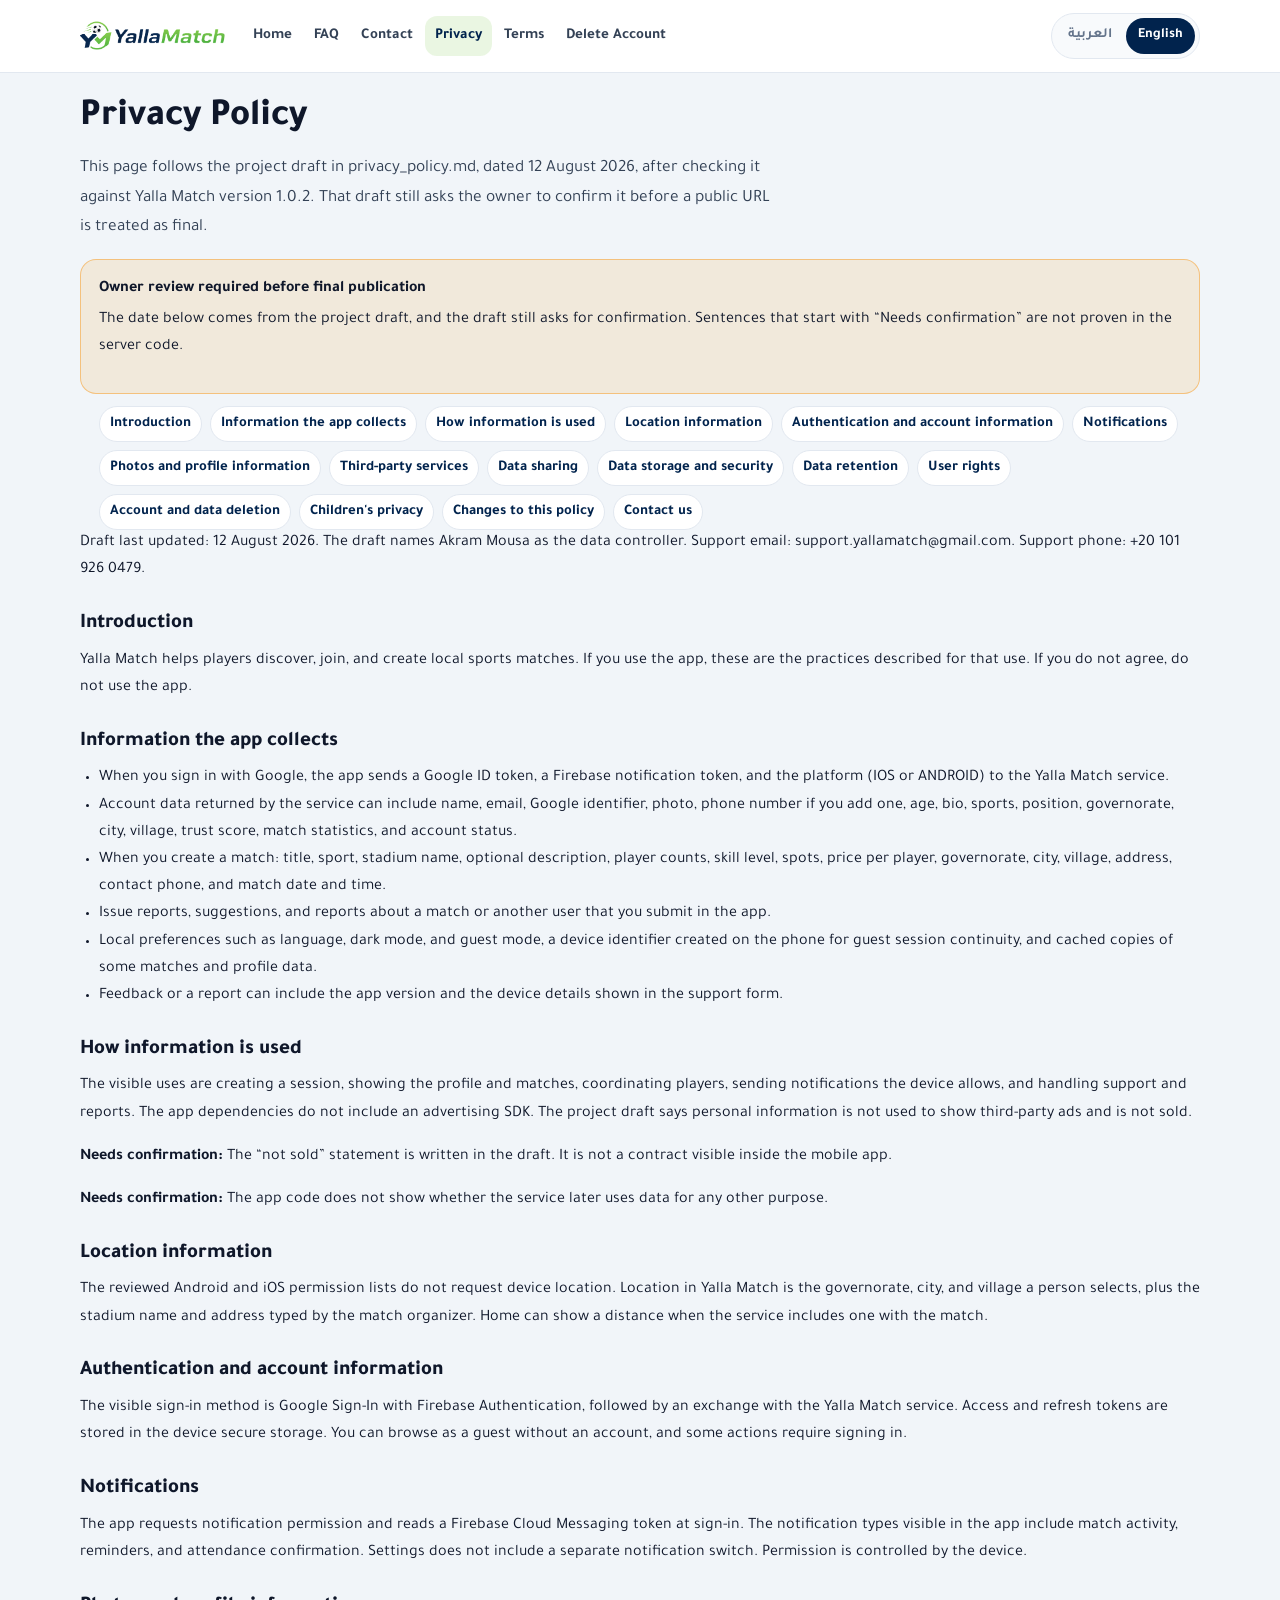
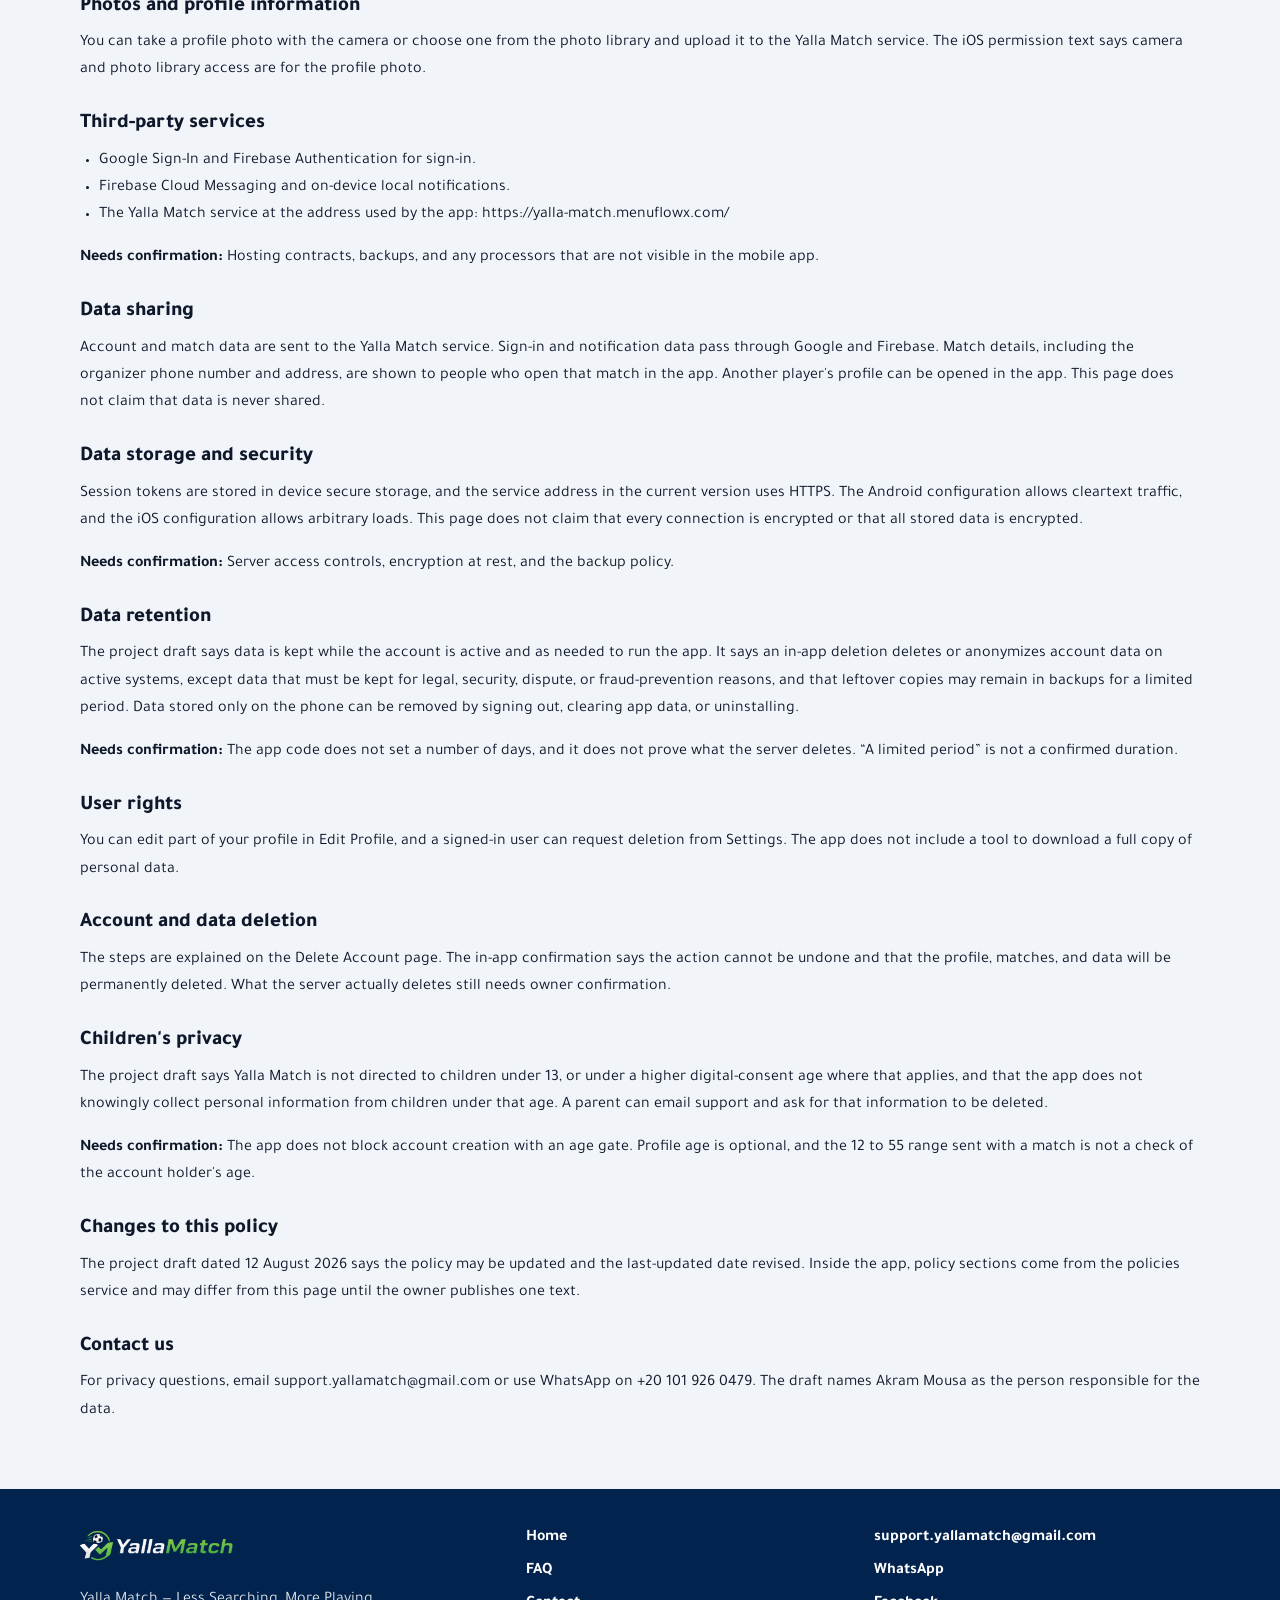
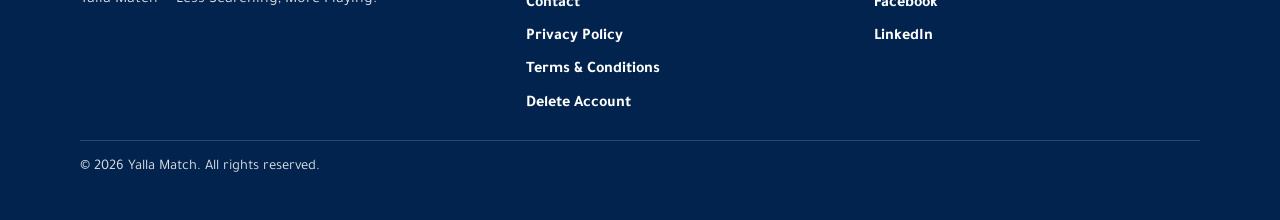
<file: en/privacy/index.html>
<!DOCTYPE html>
<html lang="en" dir="ltr">
<head>
  <meta charset="utf-8">
  <meta name="viewport" content="width=device-width, initial-scale=1">
  <title>Privacy Policy | Yalla Match</title>
  <meta name="description" content="How the Yalla Match app handles accounts, matches, photos, and notifications, including items that still need owner confirmation.">
  <link rel="canonical" href="./">
  <link rel="alternate" hreflang="ar" href="../../ar/privacy/">
  <link rel="alternate" hreflang="en" href="./">
  <link rel="alternate" hreflang="x-default" href="../../ar/privacy/">
  <meta property="og:type" content="website">
  <meta property="og:title" content="Privacy Policy | Yalla Match">
  <meta property="og:description" content="How the Yalla Match app handles accounts, matches, photos, and notifications, including items that still need owner confirmation.">
  <meta property="og:locale" content="en_US">
  <meta property="og:locale:alternate" content="ar_EG">
  <meta property="og:image" content="../../assets/images/og-image.png">
  <meta property="og:url" content="./">
  <meta name="twitter:card" content="summary">
  <meta name="twitter:title" content="Privacy Policy | Yalla Match">
  <meta name="twitter:description" content="How the Yalla Match app handles accounts, matches, photos, and notifications, including items that still need owner confirmation.">
  <meta name="twitter:image" content="../../assets/images/og-image.png">
  <meta name="theme-color" content="#01234D">
  <link rel="icon" type="image/png" href="../../assets/images/favicon-32.png">
  <link rel="apple-touch-icon" href="../../assets/images/apple-touch-icon.png">
  <link rel="stylesheet" href="../../assets/css/site.css">
</head>
<body>
  <a class="skip-link" href="#content">Skip to content</a>
  <header class="site-header">
    <div class="header-inner">
      <a class="brand" href="../../en/">
        <img src="../../assets/images/logo-horizontal.png" alt="Yalla Match" width="168" height="40">
      </a>
      <div class="header-tools">
        <nav class="lang-switch" aria-label="Language">
          <a href="../../ar/privacy/" data-lang-link="ar" hreflang="ar" lang="ar">العربية</a>
          <a href="../../en/privacy/" data-lang-link="en" hreflang="en" lang="en" aria-current="true">English</a>
        </nav>
        <button class="nav-toggle" type="button" aria-expanded="false" aria-controls="site-nav">
          <span class="visually-hidden" style="position:absolute;width:1px;height:1px;overflow:hidden;clip:rect(0 0 0 0)">Menu</span>
          <svg viewBox="0 0 24 24" aria-hidden="true"><path d="M4 7h16M4 12h16M4 17h16" fill="none" stroke="currentColor" stroke-width="2" stroke-linecap="round"/></svg>
        </button>
      </div>
      <nav id="site-nav" class="site-nav" aria-label="Menu">
        <ul>
          <li><a href="../../en/">Home</a></li><li><a href="../../en/faq/">FAQ</a></li><li><a href="../../en/contact/">Contact</a></li><li><a href="../../en/privacy/" aria-current="page">Privacy</a></li><li><a href="../../en/terms/">Terms</a></li><li><a href="../../en/delete-account/">Delete Account</a></li>
        </ul>
      </nav>
    </div>
  </header>
  <main id="content" class="main">
    
    <section class="section page-hero prose">
      <h1>Privacy Policy</h1>
      <p class="lead">This page follows the project draft in privacy_policy.md, dated 12 August 2026, after checking it against Yalla Match version 1.0.2. That draft still asks the owner to confirm it before a public URL is treated as final.</p>
      <div class="review-banner"><strong>Owner review required before final publication</strong><p>The date below comes from the project draft, and the draft still asks for confirmation. Sentences that start with “Needs confirmation” are not proven in the server code.</p></div>
      <ul class="toc"><li><a href="#intro">Introduction</a></li><li><a href="#collect">Information the app collects</a></li><li><a href="#use">How information is used</a></li><li><a href="#location">Location information</a></li><li><a href="#auth">Authentication and account information</a></li><li><a href="#notifications">Notifications</a></li><li><a href="#photos">Photos and profile information</a></li><li><a href="#third">Third-party services</a></li><li><a href="#sharing">Data sharing</a></li><li><a href="#security">Data storage and security</a></li><li><a href="#retention">Data retention</a></li><li><a href="#rights">User rights</a></li><li><a href="#deletion">Account and data deletion</a></li><li><a href="#children">Children&#x27;s privacy</a></li><li><a href="#changes">Changes to this policy</a></li><li><a href="#contact">Contact us</a></li></ul><div class="prose"><p>Draft last updated: 12 August 2026. The draft names Akram Mousa as the data controller. Support email: support.yallamatch@gmail.com. Support phone: +20 101 926 0479.</p><h2 id="intro">Introduction</h2><p>Yalla Match helps players discover, join, and create local sports matches. If you use the app, these are the practices described for that use. If you do not agree, do not use the app.</p><h2 id="collect">Information the app collects</h2><ul><li>When you sign in with Google, the app sends a Google ID token, a Firebase notification token, and the platform (IOS or ANDROID) to the Yalla Match service.</li><li>Account data returned by the service can include name, email, Google identifier, photo, phone number if you add one, age, bio, sports, position, governorate, city, village, trust score, match statistics, and account status.</li><li>When you create a match: title, sport, stadium name, optional description, player counts, skill level, spots, price per player, governorate, city, village, address, contact phone, and match date and time.</li><li>Issue reports, suggestions, and reports about a match or another user that you submit in the app.</li><li>Local preferences such as language, dark mode, and guest mode, a device identifier created on the phone for guest session continuity, and cached copies of some matches and profile data.</li><li>Feedback or a report can include the app version and the device details shown in the support form.</li></ul><h2 id="use">How information is used</h2><p>The visible uses are creating a session, showing the profile and matches, coordinating players, sending notifications the device allows, and handling support and reports. The app dependencies do not include an advertising SDK. The project draft says personal information is not used to show third-party ads and is not sold.</p><p><strong>Needs confirmation:</strong> The “not sold” statement is written in the draft. It is not a contract visible inside the mobile app.</p><p><strong>Needs confirmation:</strong> The app code does not show whether the service later uses data for any other purpose.</p><h2 id="location">Location information</h2><p>The reviewed Android and iOS permission lists do not request device location. Location in Yalla Match is the governorate, city, and village a person selects, plus the stadium name and address typed by the match organizer. Home can show a distance when the service includes one with the match.</p><h2 id="auth">Authentication and account information</h2><p>The visible sign-in method is Google Sign-In with Firebase Authentication, followed by an exchange with the Yalla Match service. Access and refresh tokens are stored in the device secure storage. You can browse as a guest without an account, and some actions require signing in.</p><h2 id="notifications">Notifications</h2><p>The app requests notification permission and reads a Firebase Cloud Messaging token at sign-in. The notification types visible in the app include match activity, reminders, and attendance confirmation. Settings does not include a separate notification switch. Permission is controlled by the device.</p><h2 id="photos">Photos and profile information</h2><p>You can take a profile photo with the camera or choose one from the photo library and upload it to the Yalla Match service. The iOS permission text says camera and photo library access are for the profile photo.</p><h2 id="third">Third-party services</h2><ul><li>Google Sign-In and Firebase Authentication for sign-in.</li><li>Firebase Cloud Messaging and on-device local notifications.</li><li>The Yalla Match service at the address used by the app: https://yalla-match.menuflowx.com/</li></ul><p><strong>Needs confirmation:</strong> Hosting contracts, backups, and any processors that are not visible in the mobile app.</p><h2 id="sharing">Data sharing</h2><p>Account and match data are sent to the Yalla Match service. Sign-in and notification data pass through Google and Firebase. Match details, including the organizer phone number and address, are shown to people who open that match in the app. Another player&#x27;s profile can be opened in the app. This page does not claim that data is never shared.</p><h2 id="security">Data storage and security</h2><p>Session tokens are stored in device secure storage, and the service address in the current version uses HTTPS. The Android configuration allows cleartext traffic, and the iOS configuration allows arbitrary loads. This page does not claim that every connection is encrypted or that all stored data is encrypted.</p><p><strong>Needs confirmation:</strong> Server access controls, encryption at rest, and the backup policy.</p><h2 id="retention">Data retention</h2><p>The project draft says data is kept while the account is active and as needed to run the app. It says an in-app deletion deletes or anonymizes account data on active systems, except data that must be kept for legal, security, dispute, or fraud-prevention reasons, and that leftover copies may remain in backups for a limited period. Data stored only on the phone can be removed by signing out, clearing app data, or uninstalling.</p><p><strong>Needs confirmation:</strong> The app code does not set a number of days, and it does not prove what the server deletes. “A limited period” is not a confirmed duration.</p><h2 id="rights">User rights</h2><p>You can edit part of your profile in Edit Profile, and a signed-in user can request deletion from Settings. The app does not include a tool to download a full copy of personal data.</p><h2 id="deletion">Account and data deletion</h2><p>The steps are explained on the Delete Account page. The in-app confirmation says the action cannot be undone and that the profile, matches, and data will be permanently deleted. What the server actually deletes still needs owner confirmation.</p><h2 id="children">Children&#x27;s privacy</h2><p>The project draft says Yalla Match is not directed to children under 13, or under a higher digital-consent age where that applies, and that the app does not knowingly collect personal information from children under that age. A parent can email support and ask for that information to be deleted.</p><p><strong>Needs confirmation:</strong> The app does not block account creation with an age gate. Profile age is optional, and the 12 to 55 range sent with a match is not a check of the account holder&#x27;s age.</p><h2 id="changes">Changes to this policy</h2><p>The project draft dated 12 August 2026 says the policy may be updated and the last-updated date revised. Inside the app, policy sections come from the policies service and may differ from this page until the owner publishes one text.</p><h2 id="contact">Contact us</h2><p>For privacy questions, email support.yallamatch@gmail.com or use WhatsApp on +20 101 926 0479. The draft names Akram Mousa as the person responsible for the data.</p></div>
    </section>
    
  </main>
  <footer class="site-footer">
    <div class="footer-inner">
      <div class="footer-grid">
        <div class="footer-brand">
          <img src="../../assets/images/logo-horizontal-white.png" alt="Yalla Match" width="190" height="42">
          <p>Yalla Match — Less Searching, More Playing.</p>
        </div>
        <div>
          <ul class="footer-links"><li><a href="../../en/">Home</a></li><li><a href="../../en/faq/">FAQ</a></li><li><a href="../../en/contact/">Contact</a></li><li><a href="../../en/privacy/">Privacy Policy</a></li><li><a href="../../en/terms/">Terms &amp; Conditions</a></li><li><a href="../../en/delete-account/">Delete Account</a></li></ul>
        </div>
        <div>
          <ul class="footer-links">
            <li><a class="ltr" href="mailto:support.yallamatch@gmail.com">support.yallamatch@gmail.com</a></li>
            <li><a href="https://wa.me/201019260479" target="_blank" rel="noopener noreferrer">WhatsApp</a></li>
            <li><a href="https://www.facebook.com/profile.php?id=61593627575914" target="_blank" rel="noopener noreferrer">Facebook</a></li>
            <li><a href="https://www.linkedin.com/in/akram-mousa-29a83b206/" target="_blank" rel="noopener noreferrer">LinkedIn</a></li>
          </ul>
        </div>
      </div>
      <p class="footer-bottom">© <span id="copyright-year">2026</span> Yalla Match. All rights reserved.</p>
    </div>
  </footer>
  <script src="../../assets/js/site-config.js"></script>
  <script src="../../assets/js/site.js"></script>
</body>
</html>
</file>
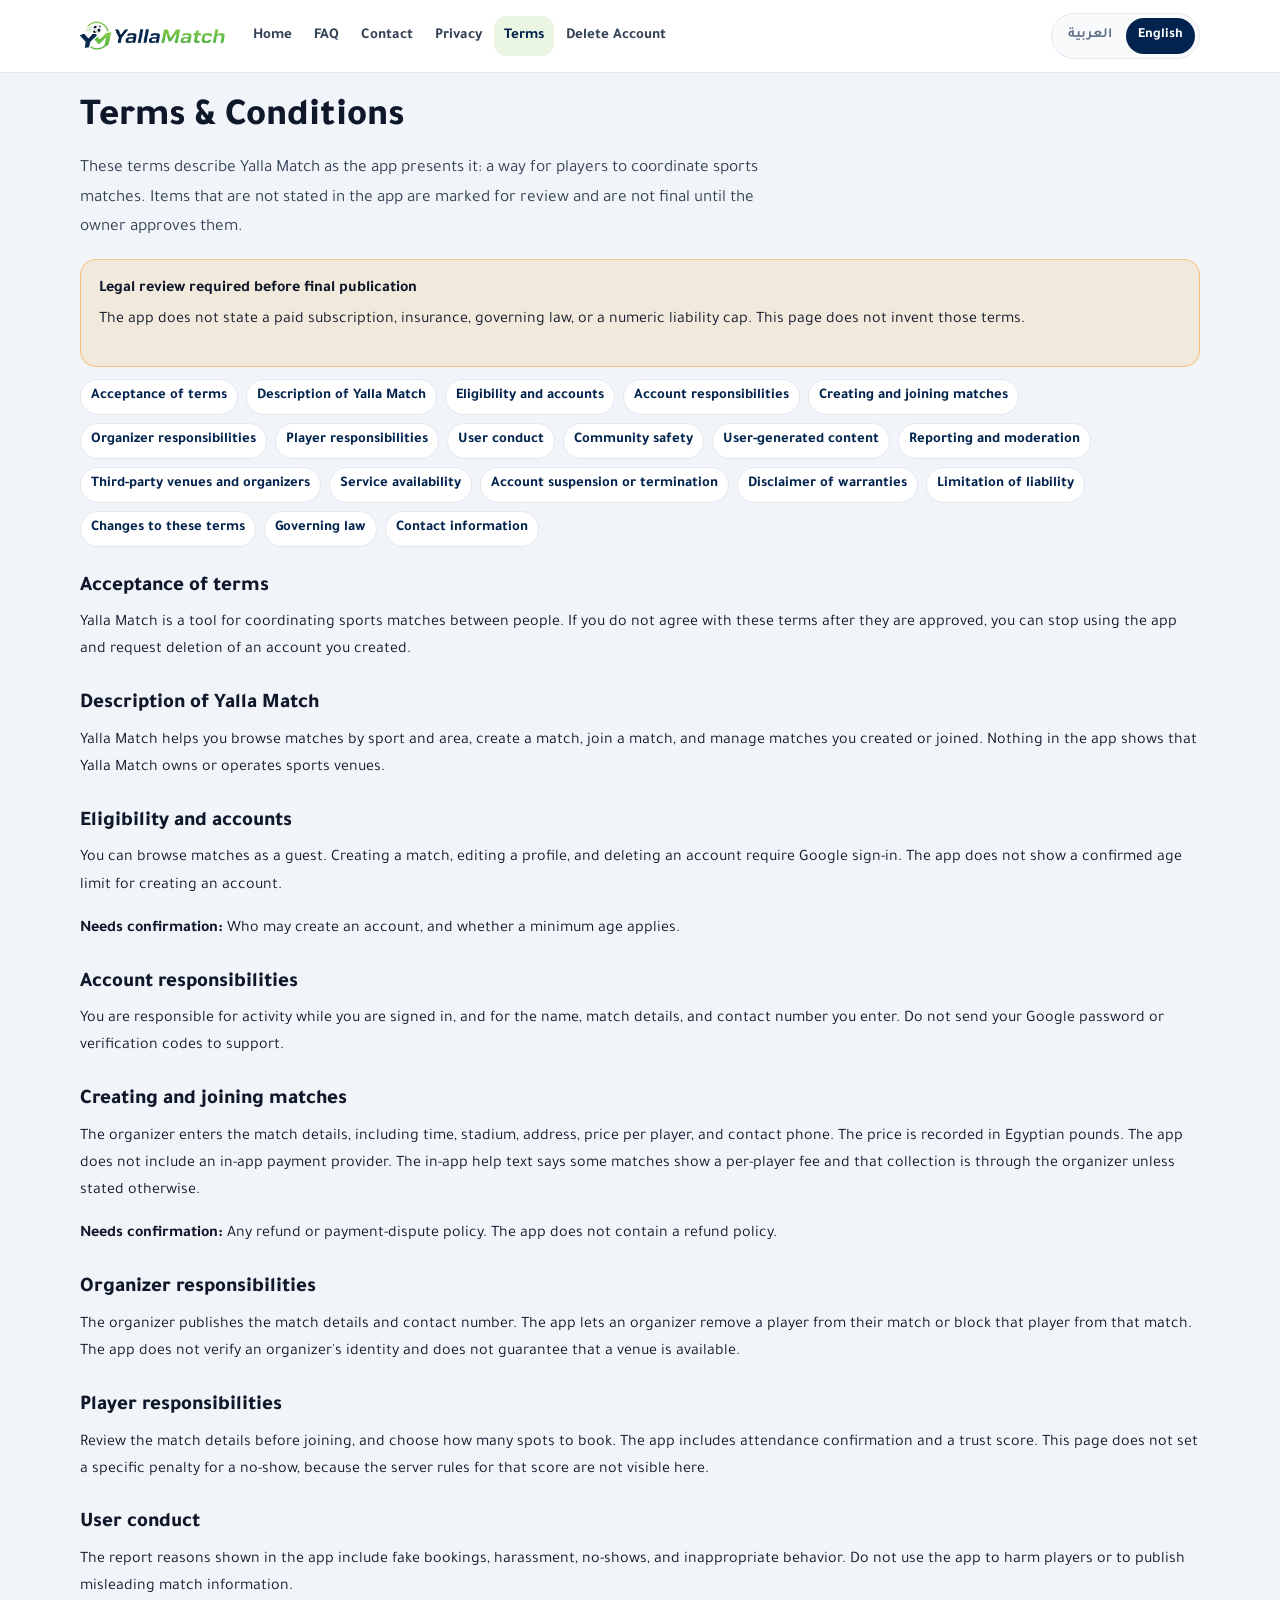
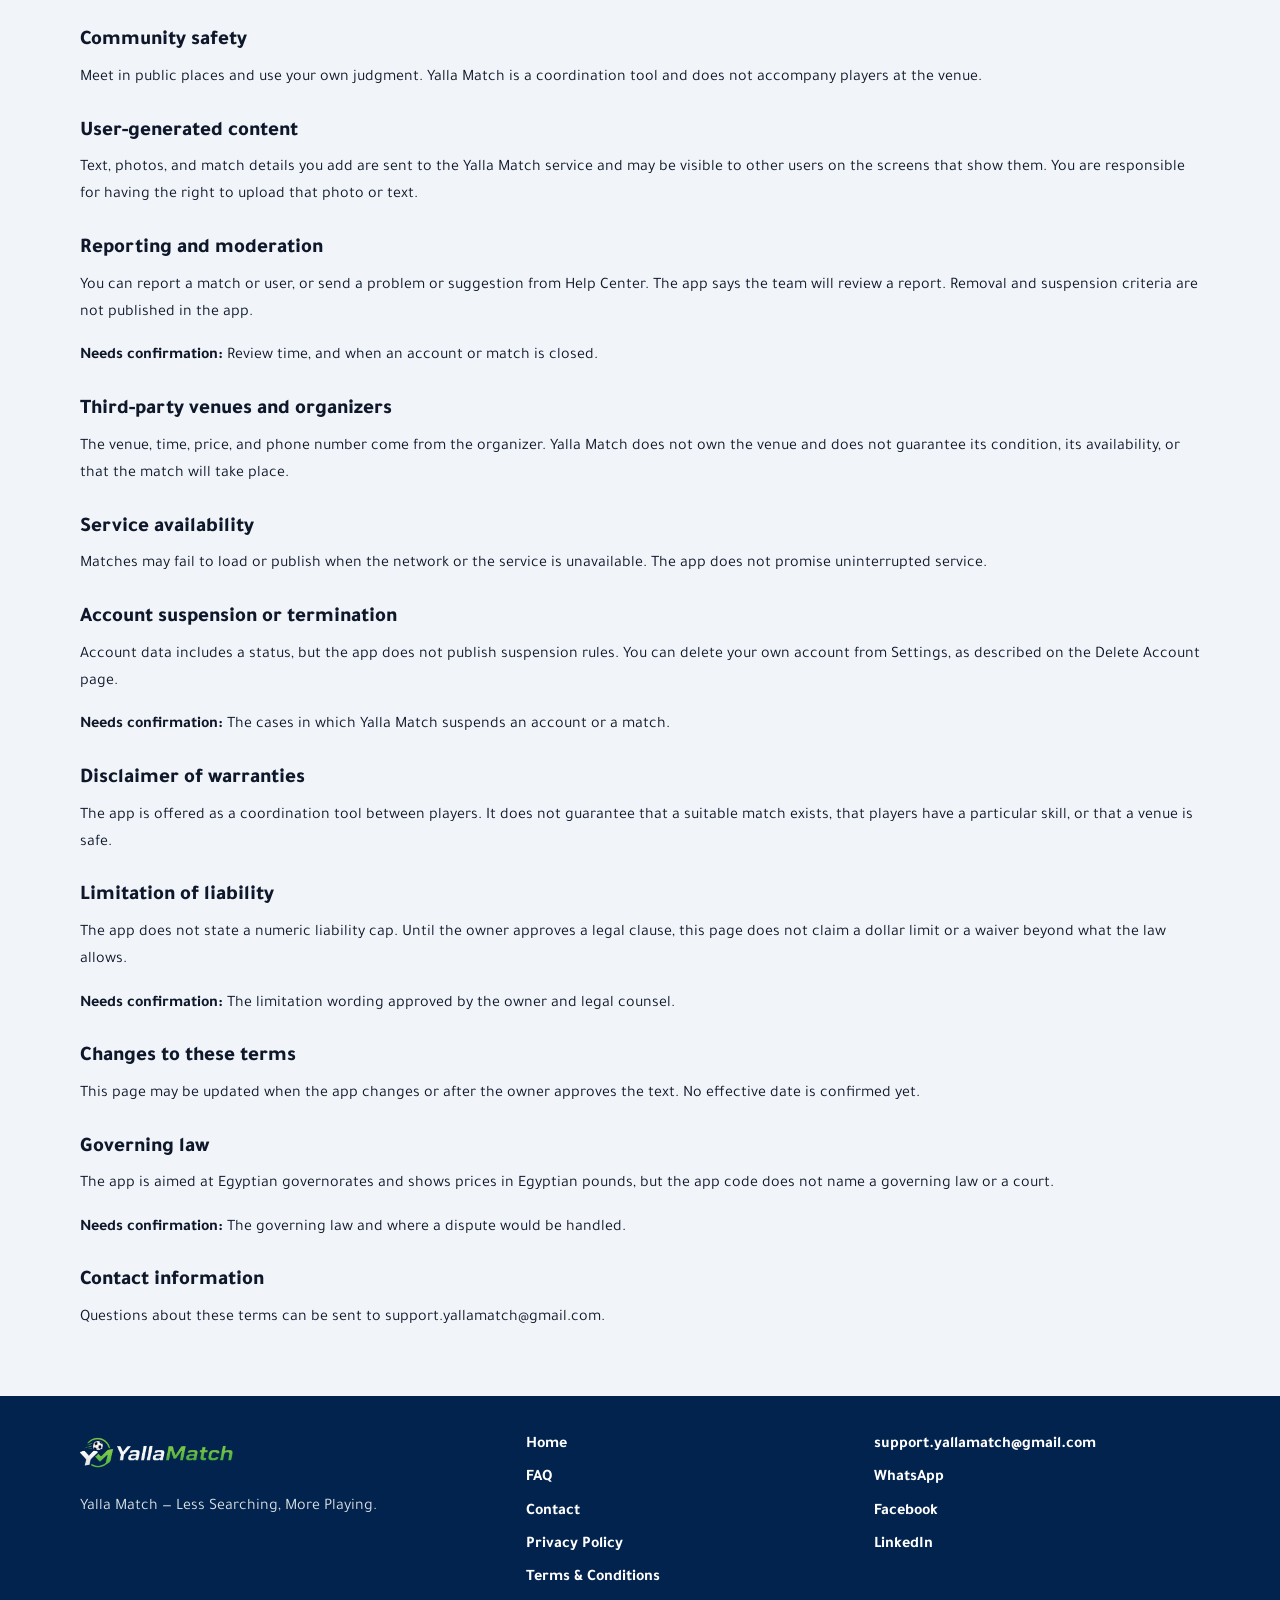
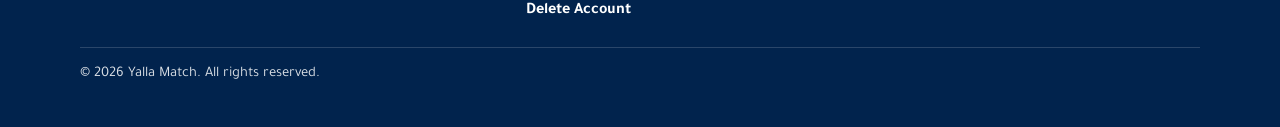
<file: en/terms/index.html>
<!DOCTYPE html>
<html lang="en" dir="ltr">
<head>
  <meta charset="utf-8">
  <meta name="viewport" content="width=device-width, initial-scale=1">
  <title>Terms &amp; Conditions | Yalla Match</title>
  <meta name="description" content="Terms for using Yalla Match to coordinate matches between players, including clauses that need legal review.">
  <link rel="canonical" href="./">
  <link rel="alternate" hreflang="ar" href="../../ar/terms/">
  <link rel="alternate" hreflang="en" href="./">
  <link rel="alternate" hreflang="x-default" href="../../ar/terms/">
  <meta property="og:type" content="website">
  <meta property="og:title" content="Terms &amp; Conditions | Yalla Match">
  <meta property="og:description" content="Terms for using Yalla Match to coordinate matches between players, including clauses that need legal review.">
  <meta property="og:locale" content="en_US">
  <meta property="og:locale:alternate" content="ar_EG">
  <meta property="og:image" content="../../assets/images/og-image.png">
  <meta property="og:url" content="./">
  <meta name="twitter:card" content="summary">
  <meta name="twitter:title" content="Terms &amp; Conditions | Yalla Match">
  <meta name="twitter:description" content="Terms for using Yalla Match to coordinate matches between players, including clauses that need legal review.">
  <meta name="twitter:image" content="../../assets/images/og-image.png">
  <meta name="theme-color" content="#01234D">
  <link rel="icon" type="image/png" href="../../assets/images/favicon-32.png">
  <link rel="apple-touch-icon" href="../../assets/images/apple-touch-icon.png">
  <link rel="stylesheet" href="../../assets/css/site.css">
</head>
<body>
  <a class="skip-link" href="#content">Skip to content</a>
  <header class="site-header">
    <div class="header-inner">
      <a class="brand" href="../../en/">
        <img src="../../assets/images/logo-horizontal.png" alt="Yalla Match" width="168" height="40">
      </a>
      <div class="header-tools">
        <nav class="lang-switch" aria-label="Language">
          <a href="../../ar/terms/" data-lang-link="ar" hreflang="ar" lang="ar">العربية</a>
          <a href="../../en/terms/" data-lang-link="en" hreflang="en" lang="en" aria-current="true">English</a>
        </nav>
        <button class="nav-toggle" type="button" aria-expanded="false" aria-controls="site-nav">
          <span class="visually-hidden" style="position:absolute;width:1px;height:1px;overflow:hidden;clip:rect(0 0 0 0)">Menu</span>
          <svg viewBox="0 0 24 24" aria-hidden="true"><path d="M4 7h16M4 12h16M4 17h16" fill="none" stroke="currentColor" stroke-width="2" stroke-linecap="round"/></svg>
        </button>
      </div>
      <nav id="site-nav" class="site-nav" aria-label="Menu">
        <ul>
          <li><a href="../../en/">Home</a></li><li><a href="../../en/faq/">FAQ</a></li><li><a href="../../en/contact/">Contact</a></li><li><a href="../../en/privacy/">Privacy</a></li><li><a href="../../en/terms/" aria-current="page">Terms</a></li><li><a href="../../en/delete-account/">Delete Account</a></li>
        </ul>
      </nav>
    </div>
  </header>
  <main id="content" class="main">
    
    <section class="section page-hero">
      <h1>Terms &amp; Conditions</h1>
      <p class="lead">These terms describe Yalla Match as the app presents it: a way for players to coordinate sports matches. Items that are not stated in the app are marked for review and are not final until the owner approves them.</p>
      <div class="review-banner"><strong>Legal review required before final publication</strong><p>The app does not state a paid subscription, insurance, governing law, or a numeric liability cap. This page does not invent those terms.</p></div>
      <ul class="toc"><li><a href="#accept">Acceptance of terms</a></li><li><a href="#about">Description of Yalla Match</a></li><li><a href="#eligibility">Eligibility and accounts</a></li><li><a href="#responsibility">Account responsibilities</a></li><li><a href="#matches">Creating and joining matches</a></li><li><a href="#organizer">Organizer responsibilities</a></li><li><a href="#player">Player responsibilities</a></li><li><a href="#conduct">User conduct</a></li><li><a href="#safety">Community safety</a></li><li><a href="#content">User-generated content</a></li><li><a href="#reports">Reporting and moderation</a></li><li><a href="#venues">Third-party venues and organizers</a></li><li><a href="#availability">Service availability</a></li><li><a href="#suspension">Account suspension or termination</a></li><li><a href="#warranty">Disclaimer of warranties</a></li><li><a href="#liability">Limitation of liability</a></li><li><a href="#changes">Changes to these terms</a></li><li><a href="#law">Governing law</a></li><li><a href="#contact">Contact information</a></li></ul><div class="prose"><h2 id="accept">Acceptance of terms</h2><p>Yalla Match is a tool for coordinating sports matches between people. If you do not agree with these terms after they are approved, you can stop using the app and request deletion of an account you created.</p><h2 id="about">Description of Yalla Match</h2><p>Yalla Match helps you browse matches by sport and area, create a match, join a match, and manage matches you created or joined. Nothing in the app shows that Yalla Match owns or operates sports venues.</p><h2 id="eligibility">Eligibility and accounts</h2><p>You can browse matches as a guest. Creating a match, editing a profile, and deleting an account require Google sign-in. The app does not show a confirmed age limit for creating an account.</p><p><strong>Needs confirmation:</strong> Who may create an account, and whether a minimum age applies.</p><h2 id="responsibility">Account responsibilities</h2><p>You are responsible for activity while you are signed in, and for the name, match details, and contact number you enter. Do not send your Google password or verification codes to support.</p><h2 id="matches">Creating and joining matches</h2><p>The organizer enters the match details, including time, stadium, address, price per player, and contact phone. The price is recorded in Egyptian pounds. The app does not include an in-app payment provider. The in-app help text says some matches show a per-player fee and that collection is through the organizer unless stated otherwise.</p><p><strong>Needs confirmation:</strong> Any refund or payment-dispute policy. The app does not contain a refund policy.</p><h2 id="organizer">Organizer responsibilities</h2><p>The organizer publishes the match details and contact number. The app lets an organizer remove a player from their match or block that player from that match. The app does not verify an organizer&#x27;s identity and does not guarantee that a venue is available.</p><h2 id="player">Player responsibilities</h2><p>Review the match details before joining, and choose how many spots to book. The app includes attendance confirmation and a trust score. This page does not set a specific penalty for a no-show, because the server rules for that score are not visible here.</p><h2 id="conduct">User conduct</h2><p>The report reasons shown in the app include fake bookings, harassment, no-shows, and inappropriate behavior. Do not use the app to harm players or to publish misleading match information.</p><h2 id="safety">Community safety</h2><p>Meet in public places and use your own judgment. Yalla Match is a coordination tool and does not accompany players at the venue.</p><h2 id="content">User-generated content</h2><p>Text, photos, and match details you add are sent to the Yalla Match service and may be visible to other users on the screens that show them. You are responsible for having the right to upload that photo or text.</p><h2 id="reports">Reporting and moderation</h2><p>You can report a match or user, or send a problem or suggestion from Help Center. The app says the team will review a report. Removal and suspension criteria are not published in the app.</p><p><strong>Needs confirmation:</strong> Review time, and when an account or match is closed.</p><h2 id="venues">Third-party venues and organizers</h2><p>The venue, time, price, and phone number come from the organizer. Yalla Match does not own the venue and does not guarantee its condition, its availability, or that the match will take place.</p><h2 id="availability">Service availability</h2><p>Matches may fail to load or publish when the network or the service is unavailable. The app does not promise uninterrupted service.</p><h2 id="suspension">Account suspension or termination</h2><p>Account data includes a status, but the app does not publish suspension rules. You can delete your own account from Settings, as described on the Delete Account page.</p><p><strong>Needs confirmation:</strong> The cases in which Yalla Match suspends an account or a match.</p><h2 id="warranty">Disclaimer of warranties</h2><p>The app is offered as a coordination tool between players. It does not guarantee that a suitable match exists, that players have a particular skill, or that a venue is safe.</p><h2 id="liability">Limitation of liability</h2><p>The app does not state a numeric liability cap. Until the owner approves a legal clause, this page does not claim a dollar limit or a waiver beyond what the law allows.</p><p><strong>Needs confirmation:</strong> The limitation wording approved by the owner and legal counsel.</p><h2 id="changes">Changes to these terms</h2><p>This page may be updated when the app changes or after the owner approves the text. No effective date is confirmed yet.</p><h2 id="law">Governing law</h2><p>The app is aimed at Egyptian governorates and shows prices in Egyptian pounds, but the app code does not name a governing law or a court.</p><p><strong>Needs confirmation:</strong> The governing law and where a dispute would be handled.</p><h2 id="contact">Contact information</h2><p>Questions about these terms can be sent to support.yallamatch@gmail.com.</p></div>
    </section>
    
  </main>
  <footer class="site-footer">
    <div class="footer-inner">
      <div class="footer-grid">
        <div class="footer-brand">
          <img src="../../assets/images/logo-horizontal-white.png" alt="Yalla Match" width="190" height="42">
          <p>Yalla Match — Less Searching, More Playing.</p>
        </div>
        <div>
          <ul class="footer-links"><li><a href="../../en/">Home</a></li><li><a href="../../en/faq/">FAQ</a></li><li><a href="../../en/contact/">Contact</a></li><li><a href="../../en/privacy/">Privacy Policy</a></li><li><a href="../../en/terms/">Terms &amp; Conditions</a></li><li><a href="../../en/delete-account/">Delete Account</a></li></ul>
        </div>
        <div>
          <ul class="footer-links">
            <li><a class="ltr" href="mailto:support.yallamatch@gmail.com">support.yallamatch@gmail.com</a></li>
            <li><a href="https://wa.me/201019260479" target="_blank" rel="noopener noreferrer">WhatsApp</a></li>
            <li><a href="https://www.facebook.com/profile.php?id=61593627575914" target="_blank" rel="noopener noreferrer">Facebook</a></li>
            <li><a href="https://www.linkedin.com/in/akram-mousa-29a83b206/" target="_blank" rel="noopener noreferrer">LinkedIn</a></li>
          </ul>
        </div>
      </div>
      <p class="footer-bottom">© <span id="copyright-year">2026</span> Yalla Match. All rights reserved.</p>
    </div>
  </footer>
  <script src="../../assets/js/site-config.js"></script>
  <script src="../../assets/js/site.js"></script>
</body>
</html>
</file>
<file: assets/css/site.css>
@import url("tokens.css");

@font-face {
  font-family: "Tajawal";
  src: url("../fonts/Tajawal-Regular.ttf") format("truetype");
  font-weight: 400;
  font-style: normal;
  font-display: swap;
}

@font-face {
  font-family: "Tajawal";
  src: url("../fonts/Tajawal-Medium.ttf") format("truetype");
  font-weight: 500;
  font-style: normal;
  font-display: swap;
}

@font-face {
  font-family: "Tajawal";
  src: url("../fonts/Tajawal-Bold.ttf") format("truetype");
  font-weight: 700;
  font-style: normal;
  font-display: swap;
}

@font-face {
  font-family: "Tajawal";
  src: url("../fonts/Tajawal-ExtraBold.ttf") format("truetype");
  font-weight: 800;
  font-style: normal;
  font-display: swap;
}

*,
*::before,
*::after {
  box-sizing: border-box;
}

html {
  scroll-behavior: smooth;
}

body {
  margin: 0;
  overflow-wrap: anywhere;
  min-height: 100vh;
  background: var(--color-background);
  color: var(--color-text-primary);
  font-family: var(--font-family);
  font-size: 16px;
  line-height: 1.7;
  text-rendering: optimizeLegibility;
}

img {
  max-width: 100%;
  height: auto;
}

a {
  color: var(--color-primary);
  text-decoration-thickness: 1px;
  text-underline-offset: 3px;
}

a:hover {
  color: #01356f;
}

p,
ul,
ol {
  margin: 0 0 1rem;
}

h1,
h2,
h3,
h4 {
  margin: 0 0 0.6rem;
  line-height: 1.35;
  font-weight: 800;
}

.skip-link {
  position: absolute;
  inset-inline-start: 12px;
  top: -48px;
  z-index: 80;
  background: var(--color-secondary);
  color: var(--color-primary-dark);
  padding: 8px 14px;
  border-radius: var(--radius-button);
  font-weight: 800;
}

.skip-link:focus {
  top: 12px;
}

:focus-visible {
  outline: none;
  box-shadow: var(--focus-ring);
}

.ltr {
  direction: ltr;
  unicode-bidi: isolate;
}

.site-header {
  position: sticky;
  top: 0;
  z-index: 40;
  background: rgba(255, 255, 255, 0.94);
  border-bottom: 1px solid var(--color-border);
  backdrop-filter: blur(14px);
}

.header-inner,
.footer-inner,
.section {
  width: min(var(--content-width), calc(100% - (var(--space-page) * 2)));
  margin-inline: auto;
}

.header-inner {
  min-height: var(--header-height);
  display: flex;
  align-items: center;
  flex-wrap: wrap;
  gap: 8px 12px;
  padding: 10px 0;
}

.brand {
  display: flex;
  align-items: center;
  min-width: 0;
  text-decoration: none;
  color: inherit;
}

.brand img {
  height: 40px;
  width: auto;
  max-width: 168px;
  object-fit: contain;
}

.header-tools {
  margin-inline-start: auto;
  display: flex;
  align-items: center;
  gap: 8px;
}

.lang-switch {
  display: inline-flex;
  align-items: center;
  padding: 4px;
  border: 1px solid var(--color-border);
  border-radius: var(--radius-button);
  background: var(--color-input);
  gap: 2px;
}

.lang-switch a {
  min-height: 36px;
  padding: 0 12px;
  border-radius: var(--radius-button);
  color: var(--color-text-secondary);
  font-weight: 700;
  font-size: 14px;
  text-decoration: none;
  display: inline-flex;
  align-items: center;
}

.lang-switch a[aria-current="true"] {
  background: var(--color-primary);
  color: var(--color-on-primary);
}

.nav-toggle {
  width: 44px;
  height: 44px;
  border: 1px solid var(--color-border);
  border-radius: 14px;
  background: var(--color-surface);
  color: var(--color-primary);
  display: inline-flex;
  align-items: center;
  justify-content: center;
  cursor: pointer;
}

.nav-toggle svg {
  width: 22px;
  height: 22px;
}

.site-nav {
  display: none;
  flex: 1 0 100%;
  order: 3;
  border-top: 1px solid var(--color-border);
  background: transparent;
  padding: 8px 0 4px;
}

.site-nav.is-open {
  display: block;
}

.site-nav ul {
  list-style: none;
  margin: 0;
  padding: 0;
  display: grid;
  gap: 4px;
}

.site-nav a {
  display: flex;
  align-items: center;
  min-height: 44px;
  padding: 0 12px;
  border-radius: 12px;
  color: var(--color-text-body);
  font-weight: 700;
  text-decoration: none;
}

.site-nav a[aria-current="page"] {
  background: rgba(125, 200, 77, 0.16);
  color: var(--color-primary);
}

.main {
  padding-bottom: 48px;
}

.hero {
  position: relative;
  overflow: hidden;
  margin-top: 20px;
  padding: 36px 22px 32px;
  border-radius: var(--radius-card);
  background:
    radial-gradient(circle at 100% 0%, rgba(125, 200, 77, 0.28), transparent 42%),
    linear-gradient(160deg, var(--color-primary) 0%, var(--color-primary-dark) 78%);
  color: var(--color-on-primary);
  box-shadow: var(--shadow-card);
}

[dir="rtl"] .hero {
  background:
    radial-gradient(circle at 0% 0%, rgba(125, 200, 77, 0.28), transparent 42%),
    linear-gradient(200deg, var(--color-primary) 0%, var(--color-primary-dark) 78%);
}

.hero-mark {
  width: 88px;
  height: 88px;
  border-radius: 22px;
  display: block;
  margin-bottom: 18px;
}

.hero h1 {
  font-size: clamp(1.8rem, 4vw, 2.7rem);
  max-width: 16ch;
}

.hero p {
  max-width: 62ch;
  color: rgba(255, 255, 255, 0.86);
  font-size: 1.05rem;
}

.hero-actions,
.button-row {
  display: flex;
  flex-wrap: wrap;
  gap: 12px;
  margin-top: 8px;
}

.button {
  display: inline-flex;
  align-items: center;
  justify-content: center;
  gap: 8px;
  min-height: 48px;
  padding: 12px 22px;
  border-radius: var(--radius-button);
  border: 2px solid transparent;
  font-family: inherit;
  font-size: 16px;
  font-weight: 800;
  text-decoration: none;
  cursor: pointer;
  transition: transform 160ms ease, background-color 160ms ease, border-color 160ms ease;
}

.button:hover {
  transform: translateY(-1px);
}

.button:active {
  transform: translateY(0) scale(0.98);
}

.button-primary {
  background: var(--color-on-primary);
  color: var(--color-primary);
}

.button-primary:hover {
  color: var(--color-primary);
}

.button-secondary {
  background: transparent;
  color: var(--color-on-primary);
  border-color: rgba(255, 255, 255, 0.7);
}

.button-secondary:hover {
  color: var(--color-on-primary);
  background: rgba(255, 255, 255, 0.08);
}

.button-navy {
  background: var(--color-primary);
  color: var(--color-on-primary);
}

.button-navy:hover {
  color: var(--color-on-primary);
  background: #01356f;
}

.button-ghost {
  background: var(--color-surface);
  color: var(--color-primary);
  border-color: var(--color-border);
}

.button-danger {
  background: var(--color-error-strong);
  color: var(--color-on-primary);
}

.button-danger:hover {
  color: var(--color-on-primary);
}

.button[aria-disabled="true"],
.button.is-disabled {
  background: var(--color-input);
  color: var(--color-text-secondary);
  border-color: var(--color-border);
  cursor: not-allowed;
  transform: none;
}

.section {
  margin-top: 36px;
}

.section-heading {
  margin-bottom: 16px;
}

.section-heading h2 {
  font-size: 1.6rem;
}

.section-heading p {
  color: var(--color-text-body);
  max-width: 68ch;
}

.card-grid,
.steps,
.contact-grid {
  display: grid;
  gap: 14px;
}

.support-card,
.step-card,
.contact-card,
.panel,
.faq-item,
.store-card {
  background: var(--color-surface);
  border: 1px solid var(--color-border);
  border-radius: var(--radius-card);
  box-shadow: var(--shadow-card);
}

.support-card {
  display: flex;
  flex-direction: column;
  gap: 8px;
  padding: 18px;
  color: inherit;
  text-decoration: none;
  min-height: 100%;
  transition: transform 180ms ease, border-color 180ms ease;
}

.support-card:hover {
  transform: translateY(-3px);
  border-color: rgba(125, 200, 77, 0.8);
  color: inherit;
}

.icon-badge {
  width: 44px;
  height: 44px;
  border-radius: var(--radius-icon);
  display: inline-flex;
  align-items: center;
  justify-content: center;
  background: rgba(125, 200, 77, 0.16);
  color: #2f7a16;
}

.icon-badge svg,
.contact-card svg,
.store-badge svg {
  width: 22px;
  height: 22px;
  fill: none;
  stroke: currentColor;
  stroke-width: 1.8;
  stroke-linecap: round;
  stroke-linejoin: round;
}

.support-card h3,
.contact-card h3,
.step-card h3 {
  font-size: 1.08rem;
}

.support-card p,
.contact-card p,
.step-card p,
.muted {
  color: var(--color-text-body);
}

.step-card,
.contact-card,
.panel,
.store-card {
  padding: 20px;
}

.step-number {
  width: 36px;
  height: 36px;
  border-radius: 50%;
  display: inline-flex;
  align-items: center;
  justify-content: center;
  background: var(--color-primary);
  color: var(--color-on-primary);
  font-weight: 800;
  margin-bottom: 10px;
}

.download-band {
  display: grid;
  gap: 18px;
  align-items: center;
  padding: 22px;
  border-radius: var(--radius-card);
  background: var(--color-surface);
  border: 1px solid var(--color-border);
}

.download-band img {
  width: 72px;
  height: 72px;
  border-radius: 18px;
}

.store-row {
  display: flex;
  flex-wrap: wrap;
  gap: 10px;
}

.store-badge {
  min-height: 52px;
  padding: 8px 16px;
  border-radius: 14px;
  display: inline-flex;
  align-items: center;
  gap: 10px;
  text-decoration: none;
  background: var(--color-primary);
  color: var(--color-on-primary);
  font-weight: 800;
}

.store-badge small,
.store-badge span {
  display: block;
  line-height: 1.2;
}

.store-badge small {
  font-weight: 500;
  opacity: 0.8;
  font-size: 12px;
}

.store-badge.is-static {
  background: var(--color-input);
  color: var(--color-text-secondary);
  border: 1px solid var(--color-border);
}

.page-hero {
  margin-top: 20px;
}

.page-hero h1 {
  font-size: clamp(1.8rem, 4vw, 2.4rem);
}

.lead {
  font-size: 1.08rem;
  color: var(--color-text-body);
  max-width: 70ch;
}

.filters {
  display: flex;
  gap: 8px;
  overflow-x: auto;
  padding-bottom: 6px;
  margin: 8px 0 16px;
  max-width: 100%;
}

.filter-chip {
  flex: 0 0 auto;
  min-height: 40px;
  padding: 0 14px;
  border-radius: var(--radius-button);
  border: 1px solid var(--color-border);
  background: var(--color-surface);
  color: var(--color-text-body);
  font-family: inherit;
  font-weight: 700;
  cursor: pointer;
}

.filter-chip[aria-pressed="true"] {
  background: var(--color-primary);
  color: var(--color-on-primary);
  border-color: var(--color-primary);
}

.faq-list {
  display: grid;
  gap: 10px;
}

.faq-item {
  overflow: hidden;
}

.faq-item h3 {
  margin: 0;
}

.faq-item button {
  width: 100%;
  min-height: 60px;
  padding: 16px 18px;
  display: flex;
  align-items: center;
  justify-content: space-between;
  gap: 12px;
  border: 0;
  background: transparent;
  color: inherit;
  font-family: inherit;
  font-size: 1.02rem;
  font-weight: 800;
  text-align: start;
  cursor: pointer;
}

.faq-item .chevron {
  width: 20px;
  height: 20px;
  flex: 0 0 auto;
  transition: transform 180ms ease;
}

.faq-item.is-open .chevron {
  transform: rotate(180deg);
}

.faq-panel {
  display: none;
  padding: 0 18px 16px;
  color: var(--color-text-body);
}

.faq-item.is-open .faq-panel {
  display: block;
}

.contact-card a.button {
  margin-top: 8px;
  align-self: flex-start;
}

.social-note {
  font-size: 0.92rem;
}

.form-grid {
  display: grid;
  gap: 14px;
}

label {
  display: grid;
  gap: 6px;
  font-weight: 700;
}

input,
select,
textarea {
  width: 100%;
  min-height: 52px;
  padding: 12px 16px;
  border-radius: var(--radius-input);
  border: 1px solid var(--color-border);
  background: var(--color-input);
  color: var(--color-text-primary);
  font-family: inherit;
  font-size: 16px;
}

textarea {
  min-height: 140px;
  resize: vertical;
}

input:focus,
select:focus,
textarea:focus {
  outline: none;
  border-color: var(--color-primary);
  box-shadow: var(--focus-ring);
  background: var(--color-surface);
}

.form-error,
.form-status {
  margin: 0;
  padding: 12px 14px;
  border-radius: 12px;
  font-weight: 700;
}

.form-error {
  background: rgba(240, 68, 56, 0.1);
  color: #9f221c;
}

.form-status {
  background: rgba(125, 200, 77, 0.16);
  color: var(--color-primary);
}

.review-banner {
  margin-top: 16px;
  padding: 16px 18px;
  border-radius: 16px;
  border: 1px solid rgba(247, 144, 9, 0.45);
  background: rgba(247, 144, 9, 0.12);
}

.review-banner strong {
  display: block;
  margin-bottom: 4px;
}

.prose h2 {
  margin-top: 1.6rem;
  font-size: 1.3rem;
}

.prose h3 {
  margin-top: 1rem;
  font-size: 1.05rem;
}

.prose ul,
.prose ol {
  padding-inline-start: 1.2rem;
}

.toc {
  display: flex;
  flex-wrap: wrap;
  gap: 8px;
  margin: 12px 0 0;
  padding: 0;
  list-style: none;
}

.toc a {
  display: inline-flex;
  min-height: 36px;
  align-items: center;
  padding: 4px 10px;
  border-radius: var(--radius-button);
  background: var(--color-surface);
  border: 1px solid var(--color-border);
  text-decoration: none;
  font-weight: 700;
  font-size: 0.92rem;
}

.steps-list {
  padding-inline-start: 1.2rem;
}

.steps-list li {
  margin-bottom: 0.7rem;
}

.site-footer {
  background: var(--color-primary);
  color: rgba(255, 255, 255, 0.86);
  padding: 36px 0 24px;
}

.footer-grid {
  display: grid;
  gap: 22px;
}

.site-footer a {
  color: #ffffff;
  text-decoration: none;
  font-weight: 700;
}

.site-footer a:hover {
  color: var(--color-secondary);
}

.footer-brand img {
  height: 42px;
  width: auto;
  max-width: 190px;
  object-fit: contain;
  margin-bottom: 8px;
}

.footer-links {
  list-style: none;
  margin: 0;
  padding: 0;
  display: grid;
  gap: 6px;
}

.footer-bottom {
  margin-top: 22px;
  padding-top: 14px;
  border-top: 1px solid rgba(255, 255, 255, 0.16);
  font-size: 0.92rem;
}

.gate {
  min-height: 100vh;
  display: grid;
  place-items: center;
  padding: 24px;
}

.gate-card {
  width: min(520px, 100%);
  background: var(--color-surface);
  border-radius: var(--radius-card);
  border: 1px solid var(--color-border);
  padding: 28px 22px;
  text-align: center;
  box-shadow: var(--shadow-card);
}

.gate-card img {
  width: 84px;
  height: 84px;
  border-radius: 20px;
}

.gate-actions {
  display: flex;
  justify-content: center;
  flex-wrap: wrap;
  gap: 10px;
  margin-top: 12px;
}

@media (min-width: 700px) {
  .card-grid,
  .contact-grid {
    grid-template-columns: repeat(2, minmax(0, 1fr));
  }

  .download-band {
    grid-template-columns: auto 1fr;
  }

  .footer-grid {
    grid-template-columns: 1.3fr 1fr 1fr;
  }
}

@media (min-width: 1024px) {
  .nav-toggle {
    display: none;
  }

  .site-nav {
    display: block;
    flex: 1 1 auto;
    order: 2;
    border: 0;
    background: transparent;
    padding: 0;
    margin-inline: 0;
  }

  .header-tools {
    order: 3;
  }

  .site-nav ul {
    display: flex;
    align-items: center;
    gap: 2px;
    padding: 0;
  }

  .site-nav a {
    min-height: 40px;
    padding: 0 10px;
    font-size: 15px;
  }

  .header-inner {
    gap: 12px 18px;
    flex-wrap: wrap;
    padding: 8px 0;
  }

  .card-grid {
    grid-template-columns: repeat(4, minmax(0, 1fr));
  }

  .steps {
    grid-template-columns: repeat(3, minmax(0, 1fr));
  }

  .hero {
    padding: 56px 48px;
  }
}

@media (prefers-reduced-motion: reduce) {
  html {
    scroll-behavior: auto;
  }

  *,
  *::before,
  *::after {
    animation: none !important;
    transition: none !important;
  }
}
</file>
